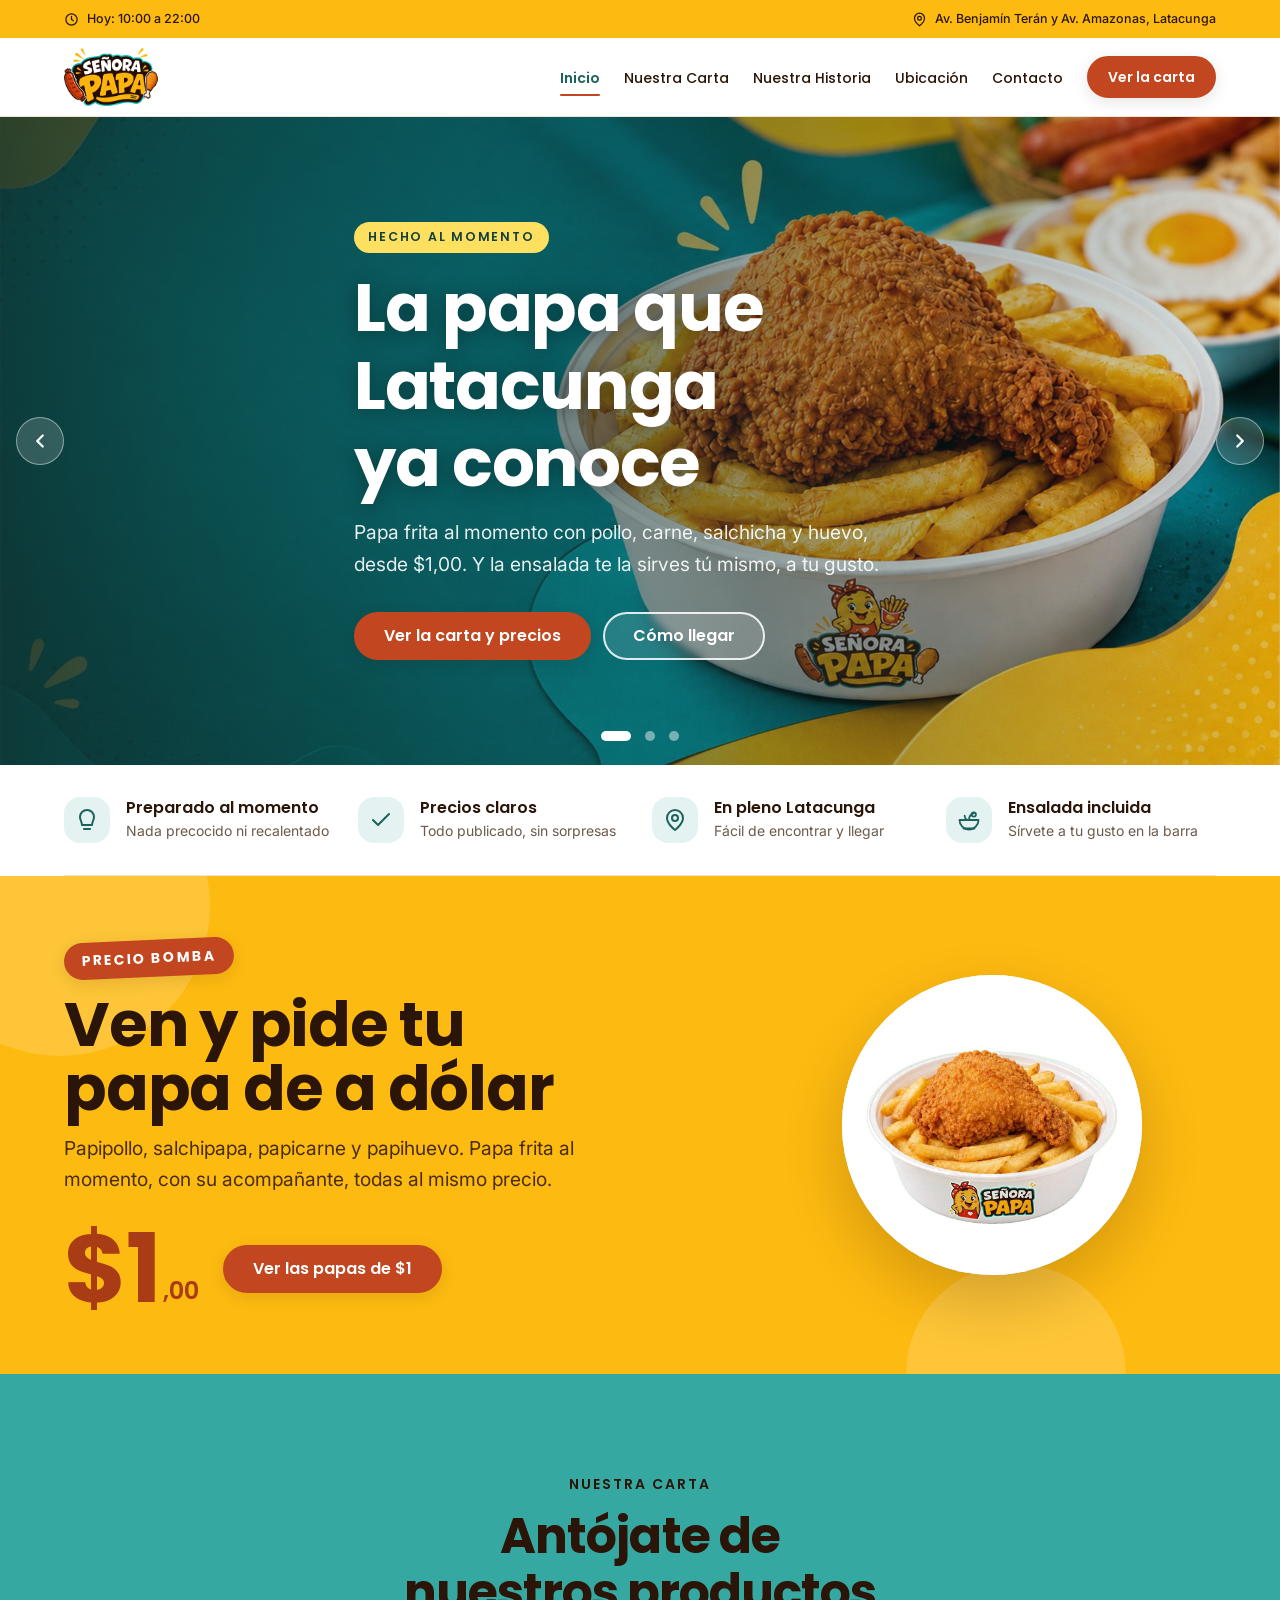
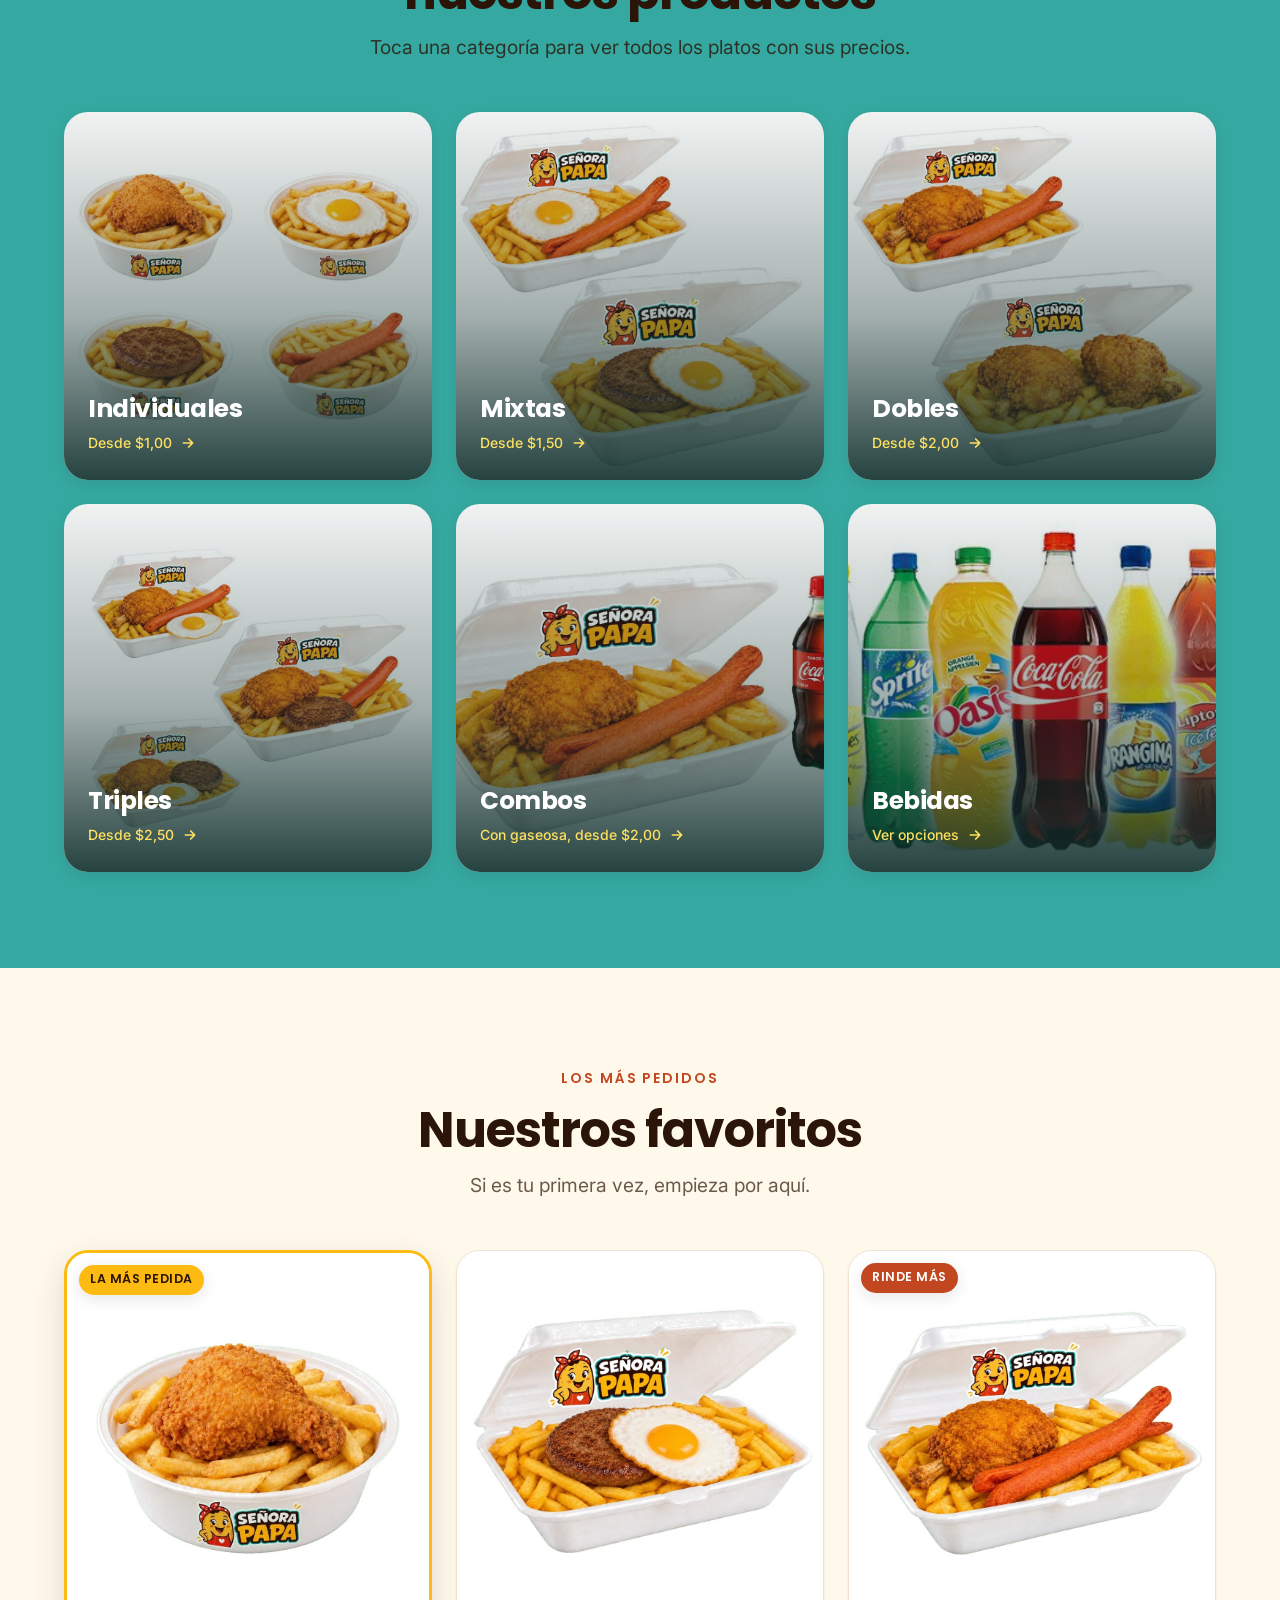
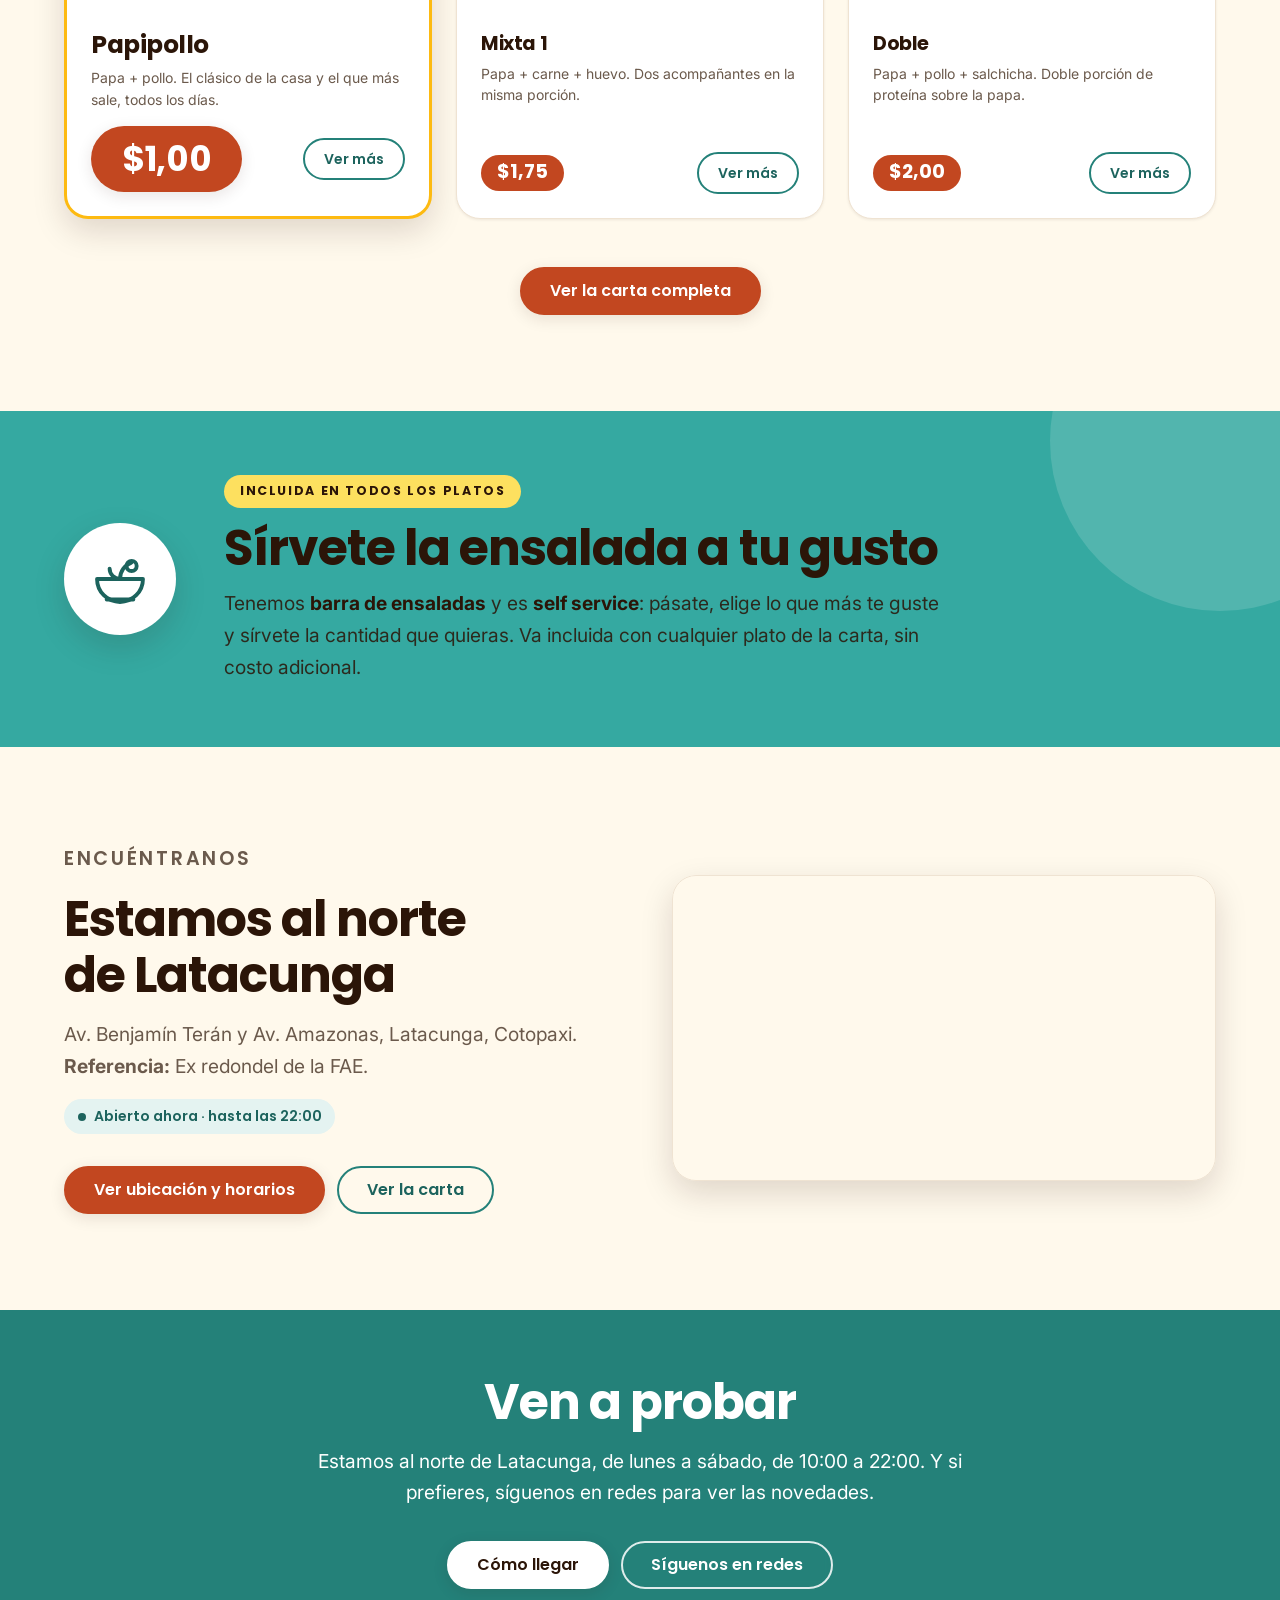
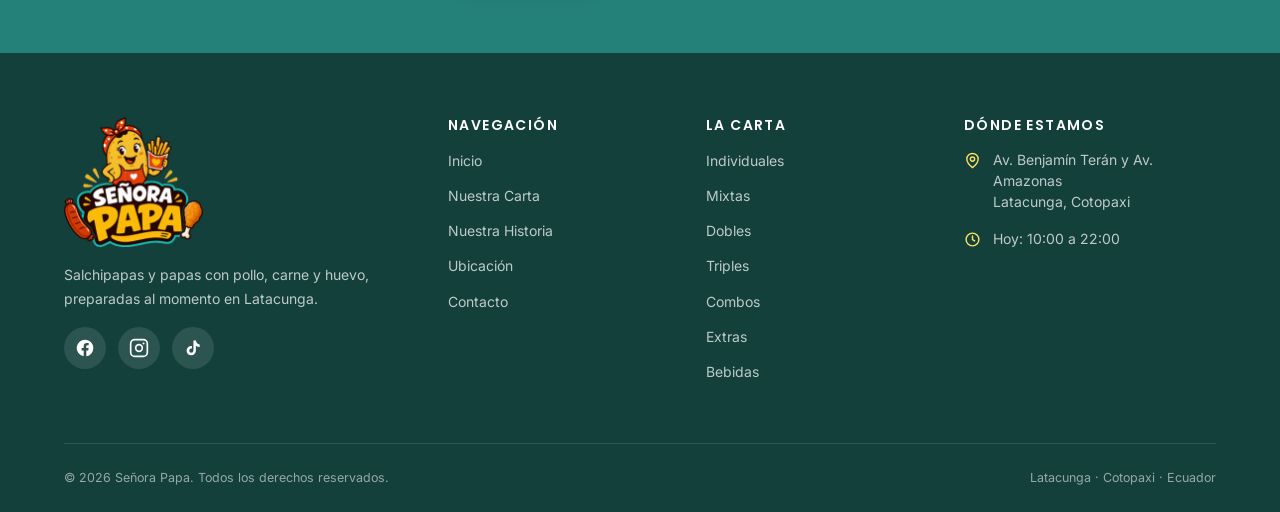
<file: sitio/index.html>
<!DOCTYPE html>
<html lang="es-EC">
<head>
<meta charset="UTF-8">
<meta name="viewport" content="width=device-width, initial-scale=1.0">

<!--
  ============================================================================
  PÁGINA DE INICIO
  ----------------------------------------------------------------------------
  Facebook, Instagram y TikTok ya están puestos, en el pie de página.

  El sitio NO publica teléfono, correo ni WhatsApp: el contacto es por redes
  sociales y visitando el local.

  Los horarios NO se cambian aquí: se cambian una sola vez en
  js/principal.js (arriba del todo).

  Guía completa de edición:  COMO-EDITAR.md
  ============================================================================
-->

<title>Señora Papa | Comida rápida en Latacunga</title>
<meta name="description" content="Salchipapas y papas con pollo, carne, salchicha y huevo desde $1,00 en Latacunga. Todos los platos con ensalada incluida: barra self service, sírvete a tu gusto.">

<link rel="canonical" href="https://senorapapa.com/">

<!-- Vista previa al compartir el enlace por WhatsApp o Facebook -->
<meta property="og:type" content="website">
<meta property="og:locale" content="es_EC">
<meta property="og:site_name" content="Señora Papa">
<meta property="og:title" content="Señora Papa | Comida rápida en Latacunga">
<meta property="og:description" content="Papas desde $1,00 con ensalada incluida. Barra de ensaladas self service en Latacunga.">
<meta property="og:image" content="https://senorapapa.com/assets/imagenes/compartir.jpg">
<meta property="og:url" content="https://senorapapa.com/">
<meta name="twitter:card" content="summary_large_image">

<meta name="theme-color" content="#35A9A1">

<link rel="icon" href="assets/iconos/favicon-32.png" sizes="32x32" type="image/png">
<link rel="icon" href="assets/iconos/favicon-192.png" sizes="192x192" type="image/png">
<link rel="apple-touch-icon" href="assets/iconos/apple-touch-icon.png">
<link rel="manifest" href="site.webmanifest">

<link rel="preconnect" href="https://fonts.googleapis.com">
<link rel="preconnect" href="https://fonts.gstatic.com" crossorigin>
<link rel="stylesheet" href="https://fonts.googleapis.com/css2?family=Inter:wght@400;500&family=Poppins:wght@600;700&display=swap">
<link rel="stylesheet" href="css/estilos.css">
</head>

<body>

<a class="saltar-al-contenido" href="#contenido">Saltar al contenido</a>

<!-- ===================== INICIO BARRA SUPERIOR ===================== -->
<div class="barra-superior">
  <div class="contenedor barra-superior__interior">
    <span class="barra-superior__item">
      <svg viewBox="0 0 24 24" fill="none" stroke="currentColor" stroke-width="2" stroke-linecap="round" aria-hidden="true"><circle cx="12" cy="12" r="9"/><path d="M12 7v5l3 2"/></svg>
      <span data-horario-hoy>Lunes a sábado de 10:00 a 22:00</span>
    </span>
    <span class="barra-superior__item barra-superior__item--secundario">
      <svg viewBox="0 0 24 24" fill="none" stroke="currentColor" stroke-width="2" stroke-linecap="round" stroke-linejoin="round" aria-hidden="true"><path d="M20 10c0 6-8 12-8 12s-8-6-8-12a8 8 0 0 1 16 0z"/><circle cx="12" cy="10" r="3"/></svg>
      Av. Benjamín Terán y Av. Amazonas, Latacunga
    </span>
  </div>
</div>
<!-- ====================== FIN BARRA SUPERIOR ======================= -->

<!-- ======================= INICIO ENCABEZADO ======================= -->
<header class="encabezado">
  <div class="contenedor encabezado__interior">

    <a class="logo" href="index.html">
      <img src="assets/imagenes/logo/logo-nombre.png" alt="Señora Papa" width="259" height="160">
      <span class="logo__texto" hidden>Señora<span> Papa</span></span>
    </a>

    <button class="menu-boton" type="button" aria-expanded="false" aria-controls="nav-principal" aria-label="Abrir menú de navegación">
      <span class="menu-boton__barras"></span>
    </button>

    <nav class="nav" id="nav-principal" aria-label="Navegación principal">
      <ul class="nav__lista">
        <li><a class="nav__enlace" href="index.html" aria-current="page">Inicio</a></li>
        <li><a class="nav__enlace" href="menu.html">Nuestra Carta</a></li>
        <li><a class="nav__enlace" href="historia.html">Nuestra Historia</a></li>
        <li><a class="nav__enlace" href="ubicacion.html">Ubicación</a></li>
        <li><a class="nav__enlace" href="contacto.html">Contacto</a></li>
      </ul>
      <a class="boton boton--principal boton--sm" href="menu.html">Ver la carta</a>
    </nav>

  </div>
</header>
<!-- ======================== FIN ENCABEZADO ========================= -->

<main id="contenido">

  <!-- ===================== PORTADA ROTATIVA ====================== -->
  <section class="hero" aria-roledescription="carrusel" aria-label="Novedades del restaurante">
    <div class="hero__pista">

      <article class="hero__slide" aria-roledescription="diapositiva" aria-label="1 de 3">
        <div class="marco-img" data-etiqueta="hero-1.jpg">
          <img src="assets/imagenes/hero/hero-1.jpg" srcset="assets/imagenes/hero/hero-1-960.jpg 960w, assets/imagenes/hero/hero-1.jpg 1920w" sizes="100vw" alt="" width="1920" height="1080" fetchpriority="high">
        </div>
        <div class="hero__velo"></div>
        <div class="contenedor hero__contenido">
          <p class="hero__eyebrow">Hecho al momento</p>
          <h1 class="hero__titulo">La papa que Latacunga ya conoce</h1>
          <p class="hero__texto">Papa frita al momento con pollo, carne, salchicha y huevo, desde $1,00. Y la ensalada te la sirves tú mismo, a tu gusto.</p>
          <div class="acciones">
            <a class="boton boton--principal" href="menu.html">Ver la carta y precios</a>
            <a class="boton boton--fantasma" href="ubicacion.html">Cómo llegar</a>
          </div>
        </div>
      </article>

      <article class="hero__slide" aria-roledescription="diapositiva" aria-label="2 de 3">
        <div class="marco-img" data-etiqueta="hero-2.jpg">
          <img src="assets/imagenes/hero/hero-2.jpg" srcset="assets/imagenes/hero/hero-2-960.jpg 960w, assets/imagenes/hero/hero-2.jpg 1920w" sizes="100vw" alt="" width="1920" height="1080" loading="lazy">
        </div>
        <div class="hero__velo"></div>
        <div class="contenedor hero__contenido">
          <p class="hero__eyebrow">Con bebida incluida</p>
          <h2 class="hero__titulo">Combos desde $2,00</h2>
          <p class="hero__texto">Papa, proteína y gaseosa en un solo pedido. La forma más fácil de resolver el antojo.</p>
          <div class="acciones">
            <a class="boton boton--principal" href="menu.html#combos">Ver los combos</a>
          </div>
        </div>
      </article>

      <article class="hero__slide" aria-roledescription="diapositiva" aria-label="3 de 3">
        <div class="marco-img" data-etiqueta="hero-3.jpg">
          <img src="assets/imagenes/hero/hero-3.jpg" srcset="assets/imagenes/hero/hero-3-960.jpg 960w, assets/imagenes/hero/hero-3.jpg 1920w" sizes="100vw" alt="" width="1920" height="1080" loading="lazy">
        </div>
        <div class="hero__velo"></div>
        <div class="contenedor hero__contenido">
          <p class="hero__eyebrow">Desde hace años</p>
          <h2 class="hero__titulo">Una receta de familia</h2>
          <p class="hero__texto">Empezamos con un local pequeño y una receta que no hemos cambiado. Conoce de dónde venimos.</p>
          <div class="acciones">
            <a class="boton boton--principal" href="historia.html">Nuestra historia</a>
          </div>
        </div>
      </article>

    </div>

    <button class="hero__flecha hero__flecha--prev" type="button" aria-label="Imagen anterior">
      <svg viewBox="0 0 24 24" fill="none" stroke="currentColor" stroke-width="2.5" stroke-linecap="round" stroke-linejoin="round" aria-hidden="true"><path d="m15 18-6-6 6-6"/></svg>
    </button>
    <button class="hero__flecha hero__flecha--next" type="button" aria-label="Imagen siguiente">
      <svg viewBox="0 0 24 24" fill="none" stroke="currentColor" stroke-width="2.5" stroke-linecap="round" stroke-linejoin="round" aria-hidden="true"><path d="m9 18 6-6-6-6"/></svg>
    </button>

    <div class="hero__puntos" role="tablist" aria-label="Elegir imagen">
      <button class="hero__punto" type="button" role="tab" aria-selected="true"  aria-label="Imagen 1"></button>
      <button class="hero__punto" type="button" role="tab" aria-selected="false" aria-label="Imagen 2"></button>
      <button class="hero__punto" type="button" role="tab" aria-selected="false" aria-label="Imagen 3"></button>
    </div>
  </section>

  <!-- ======================= VENTAJAS ============================ -->
  <div class="contenedor">
    <div class="ventajas">

      <div class="ventaja">
        <span class="ventaja__icono">
          <svg viewBox="0 0 24 24" fill="none" stroke="currentColor" stroke-width="2" stroke-linecap="round" stroke-linejoin="round" aria-hidden="true"><path d="M12 2a7 7 0 0 1 7 7c0 3-2 5-2 8H7c0-3-2-5-2-8a7 7 0 0 1 7-7z"/><path d="M9 21h6"/></svg>
        </span>
        <div>
          <p class="ventaja__titulo">Preparado al momento</p>
          <p class="ventaja__texto">Nada precocido ni recalentado</p>
        </div>
      </div>

      <div class="ventaja">
        <span class="ventaja__icono">
          <svg viewBox="0 0 24 24" fill="none" stroke="currentColor" stroke-width="2" stroke-linecap="round" stroke-linejoin="round" aria-hidden="true"><path d="M20 6 9 17l-5-5"/></svg>
        </span>
        <div>
          <p class="ventaja__titulo">Precios claros</p>
          <p class="ventaja__texto">Todo publicado, sin sorpresas</p>
        </div>
      </div>

      <div class="ventaja">
        <span class="ventaja__icono">
          <svg viewBox="0 0 24 24" fill="none" stroke="currentColor" stroke-width="2" stroke-linecap="round" stroke-linejoin="round" aria-hidden="true"><path d="M20 10c0 6-8 12-8 12s-8-6-8-12a8 8 0 0 1 16 0z"/><circle cx="12" cy="10" r="3"/></svg>
        </span>
        <div>
          <p class="ventaja__titulo">En pleno Latacunga</p>
          <p class="ventaja__texto">Fácil de encontrar y llegar</p>
        </div>
      </div>

      <div class="ventaja">
        <span class="ventaja__icono">
          <svg viewBox="0 0 24 24" fill="none" stroke="currentColor" stroke-width="1.8" stroke-linecap="round" stroke-linejoin="round" aria-hidden="true"><path d="M2.5 12h19a9.5 9.5 0 0 1-19 0z"/><path d="M6.5 20.5h11"/><path d="M12 12c0-3.2 1.9-5.8 4.7-6.8"/><path d="M12 12c-2.4 0-4.3-1.9-4.3-4.3"/><circle cx="16.8" cy="6.6" r="2.1"/></svg>
        </span>
        <div>
          <p class="ventaja__titulo">Ensalada incluida</p>
          <p class="ventaja__texto">Sírvete a tu gusto en la barra</p>
        </div>
      </div>

    </div>
  </div>

  <!-- ===================================================================
       LA PAPA DE A DÓLAR
       -------------------------------------------------------------------
       Es el plato que más se vende, así que va aquí arriba, con el precio
       bien grande. Esta misma franja está también en menu.html.
       =================================================================== -->
  <section class="promo-dolar" aria-labelledby="titulo-promo-dolar">
    <div class="contenedor promo-dolar__interior">

      <div>
        <p class="promo-dolar__etiqueta">Precio bomba</p>
        <h2 class="promo-dolar__titulo" id="titulo-promo-dolar">Ven y pide tu papa de a dólar</h2>
        <p class="promo-dolar__texto">
          Papipollo, salchipapa, papicarne y papihuevo. Papa frita al momento,
          con su acompañante, todas al mismo precio.
        </p>
        <div class="promo-dolar__acciones">
          <p class="promo-dolar__precio"><span>$1</span><small>,00</small></p>
          <a class="boton boton--principal" href="menu.html#individuales">Ver las papas de $1</a>
        </div>
      </div>

      <div class="promo-dolar__media">
        <div class="marco-img" data-etiqueta="papipollo.jpg" style="aspect-ratio: 1/1;">
          <img src="assets/imagenes/productos/papipollo.jpg" alt="Papipollo, la papa de a dólar" width="1000" height="1000" loading="lazy">
        </div>
      </div>

    </div>
  </section>

  <!-- ======================= CATEGORÍAS =========================== -->
  <section class="seccion seccion--marca">
    <div class="contenedor">

      <div class="seccion__encabezado">
        <p class="eyebrow">Nuestra carta</p>
        <h2>Antójate de nuestros productos</h2>
        <p class="subtitulo">Toca una categoría para ver todos los platos con sus precios.</p>
      </div>

      <div class="rejilla rejilla--3">

        <a class="tarjeta-categoria" href="menu.html#individuales">
          <div class="marco-img" data-etiqueta="individuales.jpg">
            <img src="assets/imagenes/productos/individuales.jpg" alt="" width="600" height="600" loading="lazy">
          </div>
          <span class="tarjeta-categoria__velo"></span>
          <div class="tarjeta-categoria__contenido">
            <h3 class="tarjeta-categoria__nombre">Individuales</h3>
            <span class="tarjeta-categoria__flecha">Desde $1,00
              <svg viewBox="0 0 24 24" width="16" height="16" fill="none" stroke="currentColor" stroke-width="2.5" stroke-linecap="round" stroke-linejoin="round" aria-hidden="true"><path d="M5 12h14M13 6l6 6-6 6"/></svg>
            </span>
          </div>
        </a>
        <a class="tarjeta-categoria" href="menu.html#mixtas">
          <div class="marco-img" data-etiqueta="mixtas.jpg">
            <img src="assets/imagenes/productos/mixtas.jpg" alt="" width="600" height="600" loading="lazy">
          </div>
          <span class="tarjeta-categoria__velo"></span>
          <div class="tarjeta-categoria__contenido">
            <h3 class="tarjeta-categoria__nombre">Mixtas</h3>
            <span class="tarjeta-categoria__flecha">Desde $1,50
              <svg viewBox="0 0 24 24" width="16" height="16" fill="none" stroke="currentColor" stroke-width="2.5" stroke-linecap="round" stroke-linejoin="round" aria-hidden="true"><path d="M5 12h14M13 6l6 6-6 6"/></svg>
            </span>
          </div>
        </a>
        <a class="tarjeta-categoria" href="menu.html#dobles">
          <div class="marco-img" data-etiqueta="dobles.jpg">
            <img src="assets/imagenes/productos/dobles.jpg" alt="" width="600" height="600" loading="lazy">
          </div>
          <span class="tarjeta-categoria__velo"></span>
          <div class="tarjeta-categoria__contenido">
            <h3 class="tarjeta-categoria__nombre">Dobles</h3>
            <span class="tarjeta-categoria__flecha">Desde $2,00
              <svg viewBox="0 0 24 24" width="16" height="16" fill="none" stroke="currentColor" stroke-width="2.5" stroke-linecap="round" stroke-linejoin="round" aria-hidden="true"><path d="M5 12h14M13 6l6 6-6 6"/></svg>
            </span>
          </div>
        </a>
        <a class="tarjeta-categoria" href="menu.html#triples">
          <div class="marco-img" data-etiqueta="triples.jpg">
            <img src="assets/imagenes/productos/triples.jpg" alt="" width="600" height="600" loading="lazy">
          </div>
          <span class="tarjeta-categoria__velo"></span>
          <div class="tarjeta-categoria__contenido">
            <h3 class="tarjeta-categoria__nombre">Triples</h3>
            <span class="tarjeta-categoria__flecha">Desde $2,50
              <svg viewBox="0 0 24 24" width="16" height="16" fill="none" stroke="currentColor" stroke-width="2.5" stroke-linecap="round" stroke-linejoin="round" aria-hidden="true"><path d="M5 12h14M13 6l6 6-6 6"/></svg>
            </span>
          </div>
        </a>
        <a class="tarjeta-categoria" href="menu.html#combos">
          <div class="marco-img" data-etiqueta="combos.jpg">
            <img src="assets/imagenes/productos/combos.jpg" alt="" width="600" height="600" loading="lazy">
          </div>
          <span class="tarjeta-categoria__velo"></span>
          <div class="tarjeta-categoria__contenido">
            <h3 class="tarjeta-categoria__nombre">Combos</h3>
            <span class="tarjeta-categoria__flecha">Con gaseosa, desde $2,00
              <svg viewBox="0 0 24 24" width="16" height="16" fill="none" stroke="currentColor" stroke-width="2.5" stroke-linecap="round" stroke-linejoin="round" aria-hidden="true"><path d="M5 12h14M13 6l6 6-6 6"/></svg>
            </span>
          </div>
        </a>
        <a class="tarjeta-categoria" href="menu.html#bebidas">
          <div class="marco-img" data-etiqueta="bebidas.jpg">
            <img src="assets/imagenes/productos/bebidas.jpg" alt="" width="600" height="600" loading="lazy">
          </div>
          <span class="tarjeta-categoria__velo"></span>
          <div class="tarjeta-categoria__contenido">
            <h3 class="tarjeta-categoria__nombre">Bebidas</h3>
            <span class="tarjeta-categoria__flecha">Ver opciones
              <svg viewBox="0 0 24 24" width="16" height="16" fill="none" stroke="currentColor" stroke-width="2.5" stroke-linecap="round" stroke-linejoin="round" aria-hidden="true"><path d="M5 12h14M13 6l6 6-6 6"/></svg>
            </span>
          </div>
        </a>

      </div>
    </div>
  </section>

  <!-- ======================== FAVORITOS =========================== -->
  <section class="seccion seccion--crema">
    <div class="contenedor">

      <div class="seccion__encabezado">
        <p class="eyebrow">Los más pedidos</p>
        <h2>Nuestros favoritos</h2>
        <p class="subtitulo">Si es tu primera vez, empieza por aquí.</p>
      </div>

      <div class="rejilla rejilla--3">

        <article class="tarjeta-producto tarjeta-producto--destacada">
          <div class="marco-img" data-etiqueta="papipollo.jpg">
            <span class="etiqueta etiqueta--flotante">La más pedida</span>
            <img src="assets/imagenes/productos/papipollo.jpg" alt="Papipollo" width="1000" height="1000" loading="lazy">
          </div>
          <div class="tarjeta-producto__cuerpo">
            <h3 class="tarjeta-producto__nombre">Papipollo</h3>
            <p class="tarjeta-producto__descripcion">Papa + pollo. El clásico de la casa y el que más sale, todos los días.</p>
            <div class="tarjeta-producto__pie">
              <span class="precio">$1,00</span>
              <a class="boton boton--secundario boton--sm" href="menu.html#individuales">Ver más</a>
            </div>
          </div>
        </article>

        <article class="tarjeta-producto">
          <div class="marco-img" data-etiqueta="mixta-1.jpg">
            <img src="assets/imagenes/productos/mixta-1.jpg" alt="Mixta 1" width="1000" height="816" loading="lazy">
          </div>
          <div class="tarjeta-producto__cuerpo">
            <h3 class="tarjeta-producto__nombre">Mixta 1</h3>
            <p class="tarjeta-producto__descripcion">Papa + carne + huevo. Dos acompañantes en la misma porción.</p>
            <div class="tarjeta-producto__pie">
              <span class="precio">$1,75</span>
              <a class="boton boton--secundario boton--sm" href="menu.html#mixtas">Ver más</a>
            </div>
          </div>
        </article>

        <article class="tarjeta-producto">
          <div class="marco-img" data-etiqueta="doble.jpg">
            <span class="etiqueta etiqueta--flotante">Rinde más</span>
            <img src="assets/imagenes/productos/doble.jpg" alt="Doble" width="1000" height="802" loading="lazy">
          </div>
          <div class="tarjeta-producto__cuerpo">
            <h3 class="tarjeta-producto__nombre">Doble</h3>
            <p class="tarjeta-producto__descripcion">Papa + pollo + salchicha. Doble porción de proteína sobre la papa.</p>
            <div class="tarjeta-producto__pie">
              <span class="precio">$2,00</span>
              <a class="boton boton--secundario boton--sm" href="menu.html#dobles">Ver más</a>
            </div>
          </div>
        </article>

      </div>

      <div class="acciones acciones--centrado" style="margin-top: var(--espacio-7);">
        <a class="boton boton--principal" href="menu.html">Ver la carta completa</a>
      </div>

    </div>
  </section>

  <!-- ===================================================================
       BARRA DE ENSALADAS
       -------------------------------------------------------------------
       La ensalada va incluida en TODOS los platos y el cliente se sirve
       solo, las veces que quiera. Esta franja también está en menu.html
       (allá en versión de una sola línea).
       =================================================================== -->
  <section class="franja-ensalada" aria-labelledby="titulo-ensalada">
    <div class="contenedor franja-ensalada__interior">

      <span class="franja-ensalada__icono">
        <svg viewBox="0 0 24 24" fill="none" stroke="currentColor" stroke-width="1.6" stroke-linecap="round" stroke-linejoin="round" aria-hidden="true">
          <path d="M2.5 12h19a9.5 9.5 0 0 1-19 0z"/>
          <path d="M6.5 20.5h11"/>
          <path d="M12 12c0-3.2 1.9-5.8 4.7-6.8"/>
          <path d="M12 12c-2.4 0-4.3-1.9-4.3-4.3"/>
          <circle cx="16.8" cy="6.6" r="2.1"/>
        </svg>
      </span>

      <div>
        <p class="franja-ensalada__etiqueta">Incluida en todos los platos</p>
        <h2 class="franja-ensalada__titulo" id="titulo-ensalada">Sírvete la ensalada a tu gusto</h2>
        <p class="franja-ensalada__texto">
          Tenemos <strong>barra de ensaladas</strong> y es <strong>self service</strong>:
          pásate, elige lo que más te guste y sírvete la cantidad que quieras.
          Va incluida con cualquier plato de la carta, sin costo adicional.
        </p>
      </div>

    </div>
  </section>

  <!-- ======================= ENCUÉNTRANOS ========================= -->
  <section class="seccion seccion--crema">
    <div class="contenedor">
      <div class="partido partido--invertido">

        <div class="partido__media">
          <!-- MAPA: para cambiar la ubicación, mira COMO-EDITAR.md -->
          <div class="mapa">
            <iframe
              src="https://www.google.com/maps?q=-0.925556,-78.620611&z=17&hl=es&output=embed"
              title="Mapa con la ubicación de Señora Papa en Latacunga"
              loading="lazy"
              referrerpolicy="no-referrer-when-downgrade"
              allowfullscreen></iframe>
          </div>
        </div>

        <div class="partido__texto">
          <p class="eyebrow">Encuéntranos</p>
          <h2>Estamos al norte de Latacunga</h2>
          <p>Av. Benjamín Terán y Av. Amazonas, Latacunga, Cotopaxi.<br>
             <strong>Referencia:</strong> Ex redondel de la FAE.</p>
          <p><span data-estado>Consultando horario…</span></p>
          <div class="acciones">
            <a class="boton boton--principal" href="ubicacion.html">Ver ubicación y horarios</a>
            <a class="boton boton--secundario" href="menu.html">Ver la carta</a>
          </div>
        </div>

      </div>
    </div>
  </section>

  <!-- ====================== LLAMADA FINAL ========================= -->
  <section class="franja-cta">
    <div class="contenedor">
      <h2>Ven a probar</h2>
      <p>Estamos al norte de Latacunga, de lunes a sábado, de 10:00 a 22:00. Y si prefieres, síguenos en redes para ver las novedades.</p>
      <div class="acciones acciones--centrado">
        <a class="boton boton--claro" href="ubicacion.html">Cómo llegar</a>
        <a class="boton boton--fantasma" href="contacto.html">Síguenos en redes</a>
      </div>
    </div>
  </section>

</main>

<!-- ========================= INICIO PIE =========================== -->
<footer class="pie">
  <div class="contenedor">
    <div class="pie__rejilla">

      <div class="pie__logo">
        <img src="assets/imagenes/logo/logo-completo.png" alt="Señora Papa" width="280" height="262" loading="lazy">
        <p class="pie__descripcion">Salchipapas y papas con pollo, carne y huevo, preparadas al momento en Latacunga.</p>
        <div class="redes">
          <a href="https://www.facebook.com/people/Se%C3%B1ora-Papa/61593310995960/" aria-label="Facebook" target="_blank" rel="noopener">
            <svg viewBox="0 0 24 24" fill="currentColor" aria-hidden="true"><path d="M22 12a10 10 0 1 0-11.6 9.9v-7H7.9V12h2.5V9.8c0-2.5 1.5-3.9 3.8-3.9 1.1 0 2.2.2 2.2.2v2.5h-1.3c-1.2 0-1.6.8-1.6 1.6V12h2.8l-.4 2.9h-2.3v7A10 10 0 0 0 22 12z"/></svg>
          </a>
          <a href="https://www.instagram.com/senora.papa.latacunga" aria-label="Instagram" target="_blank" rel="noopener">
            <svg viewBox="0 0 24 24" fill="none" stroke="currentColor" stroke-width="2" aria-hidden="true"><rect x="2" y="2" width="20" height="20" rx="5"/><circle cx="12" cy="12" r="4"/><circle cx="17.5" cy="6.5" r="1.2" fill="currentColor" stroke="none"/></svg>
          </a>
          <a href="https://tiktok.com/@senora.papa" aria-label="TikTok" target="_blank" rel="noopener">
            <svg viewBox="0 0 24 24" fill="currentColor" aria-hidden="true"><path d="M16.6 5.8a4.9 4.9 0 0 1-1.1-2.8h-3v12.1a2.5 2.5 0 1 1-1.8-2.4V9.6a5.6 5.6 0 1 0 4.8 5.5V9.4a7.9 7.9 0 0 0 4.5 1.4V7.8a4.8 4.8 0 0 1-3.4-2z"/></svg>
          </a>
        </div>
      </div>

      <div>
        <h3 class="pie__titulo">Navegación</h3>
        <ul class="pie__lista">
          <li><a href="index.html">Inicio</a></li>
          <li><a href="menu.html">Nuestra Carta</a></li>
          <li><a href="historia.html">Nuestra Historia</a></li>
          <li><a href="ubicacion.html">Ubicación</a></li>
          <li><a href="contacto.html">Contacto</a></li>
        </ul>
      </div>

      <div>
        <h3 class="pie__titulo">La Carta</h3>
        <ul class="pie__lista">
          <li><a href="menu.html#individuales">Individuales</a></li>
          <li><a href="menu.html#mixtas">Mixtas</a></li>
          <li><a href="menu.html#dobles">Dobles</a></li>
          <li><a href="menu.html#triples">Triples</a></li>
          <li><a href="menu.html#combos">Combos</a></li>
          <li><a href="menu.html#extras">Extras</a></li>
          <li><a href="menu.html#bebidas">Bebidas</a></li>
        </ul>
      </div>

      <div>
        <h3 class="pie__titulo">Dónde estamos</h3>
        <ul class="pie__lista pie__contacto">
          <li>
            <svg viewBox="0 0 24 24" fill="none" stroke="currentColor" stroke-width="2" stroke-linecap="round" stroke-linejoin="round" aria-hidden="true"><path d="M20 10c0 6-8 12-8 12s-8-6-8-12a8 8 0 0 1 16 0z"/><circle cx="12" cy="10" r="3"/></svg>
            <span>Av. Benjamín Terán y Av. Amazonas<br>Latacunga, Cotopaxi</span>
          </li>
          <li>
            <svg viewBox="0 0 24 24" fill="none" stroke="currentColor" stroke-width="2" stroke-linecap="round" aria-hidden="true"><circle cx="12" cy="12" r="9"/><path d="M12 7v5l3 2"/></svg>
            <span data-horario-hoy>Lunes a sábado de 10:00 a 22:00</span>
          </li>
        </ul>
      </div>

    </div>

    <div class="pie__final">
      <p>&copy; <span data-anio>2026</span> Señora Papa. Todos los derechos reservados.</p>
      <p>Latacunga · Cotopaxi · Ecuador</p>
    </div>
  </div>
</footer>
<!-- ========================== FIN PIE ============================= -->

<script src="js/principal.js" defer></script>
</body>
</html>
</file>
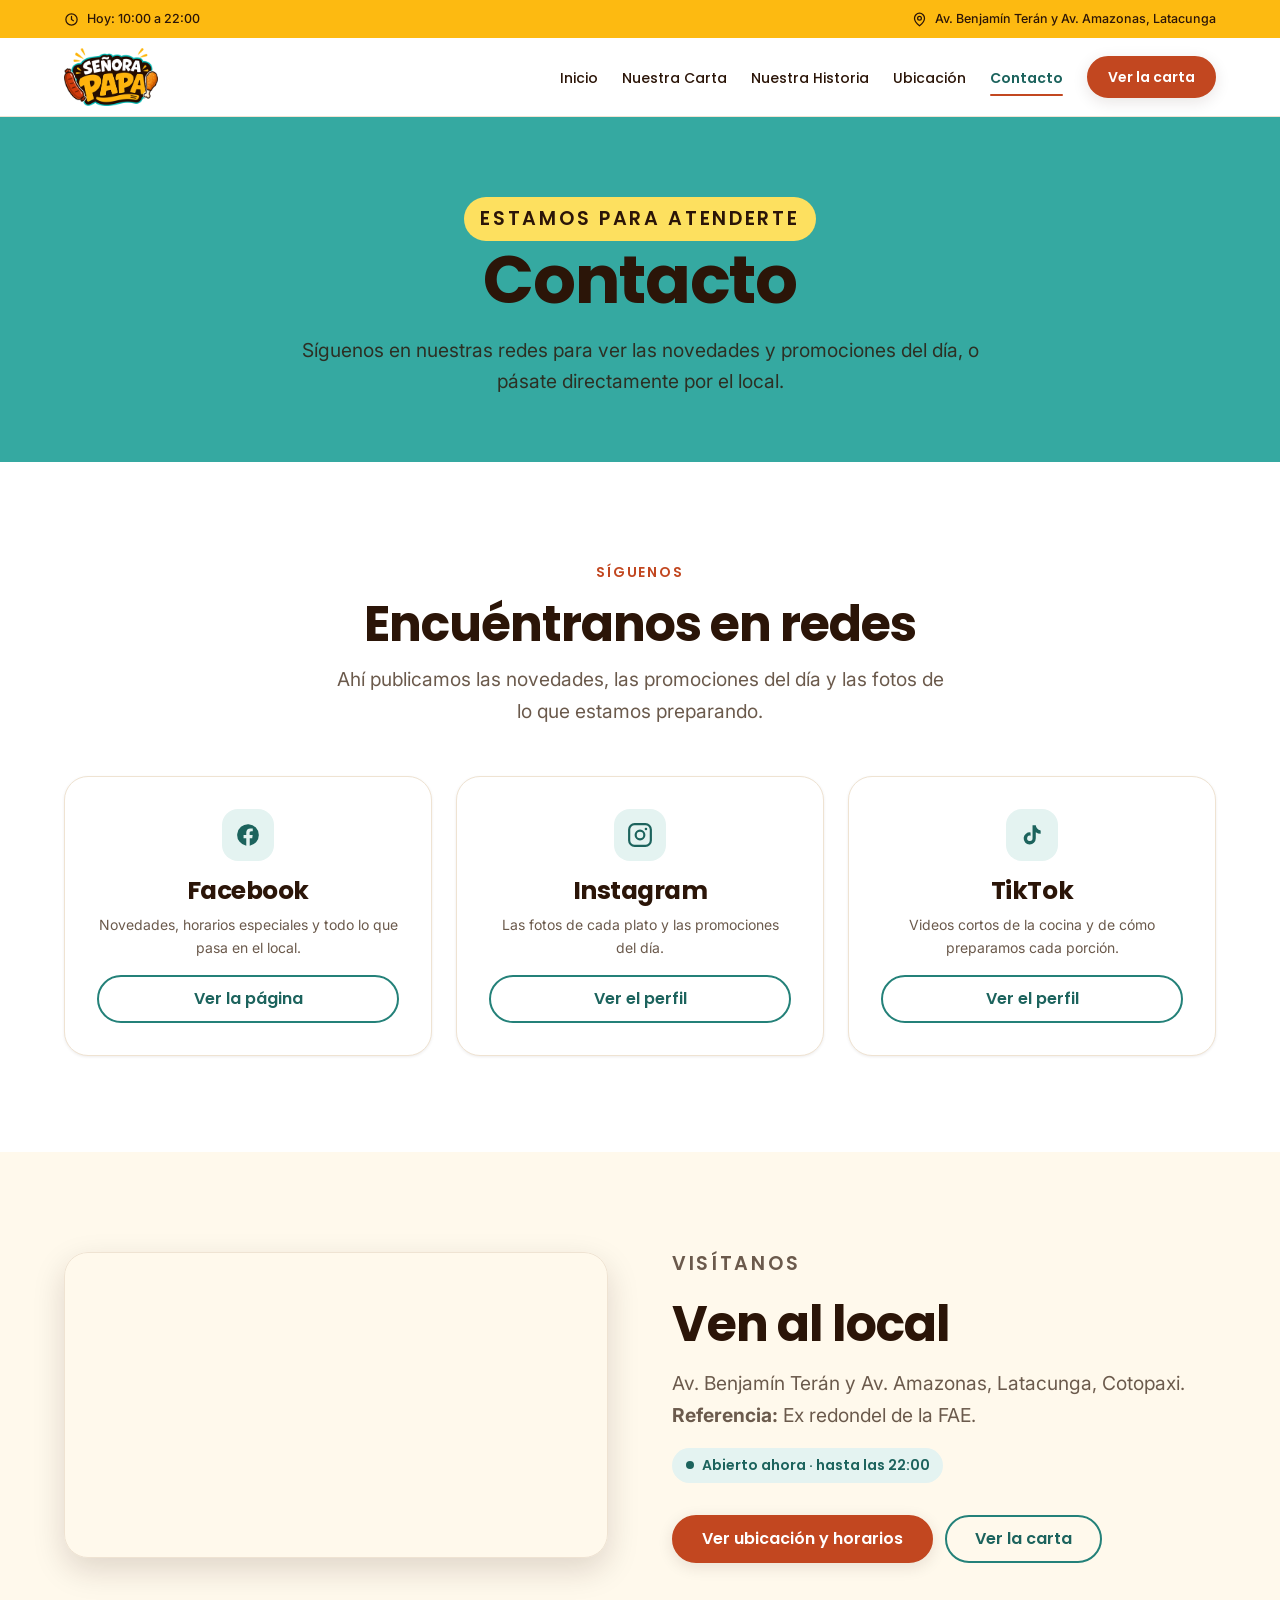
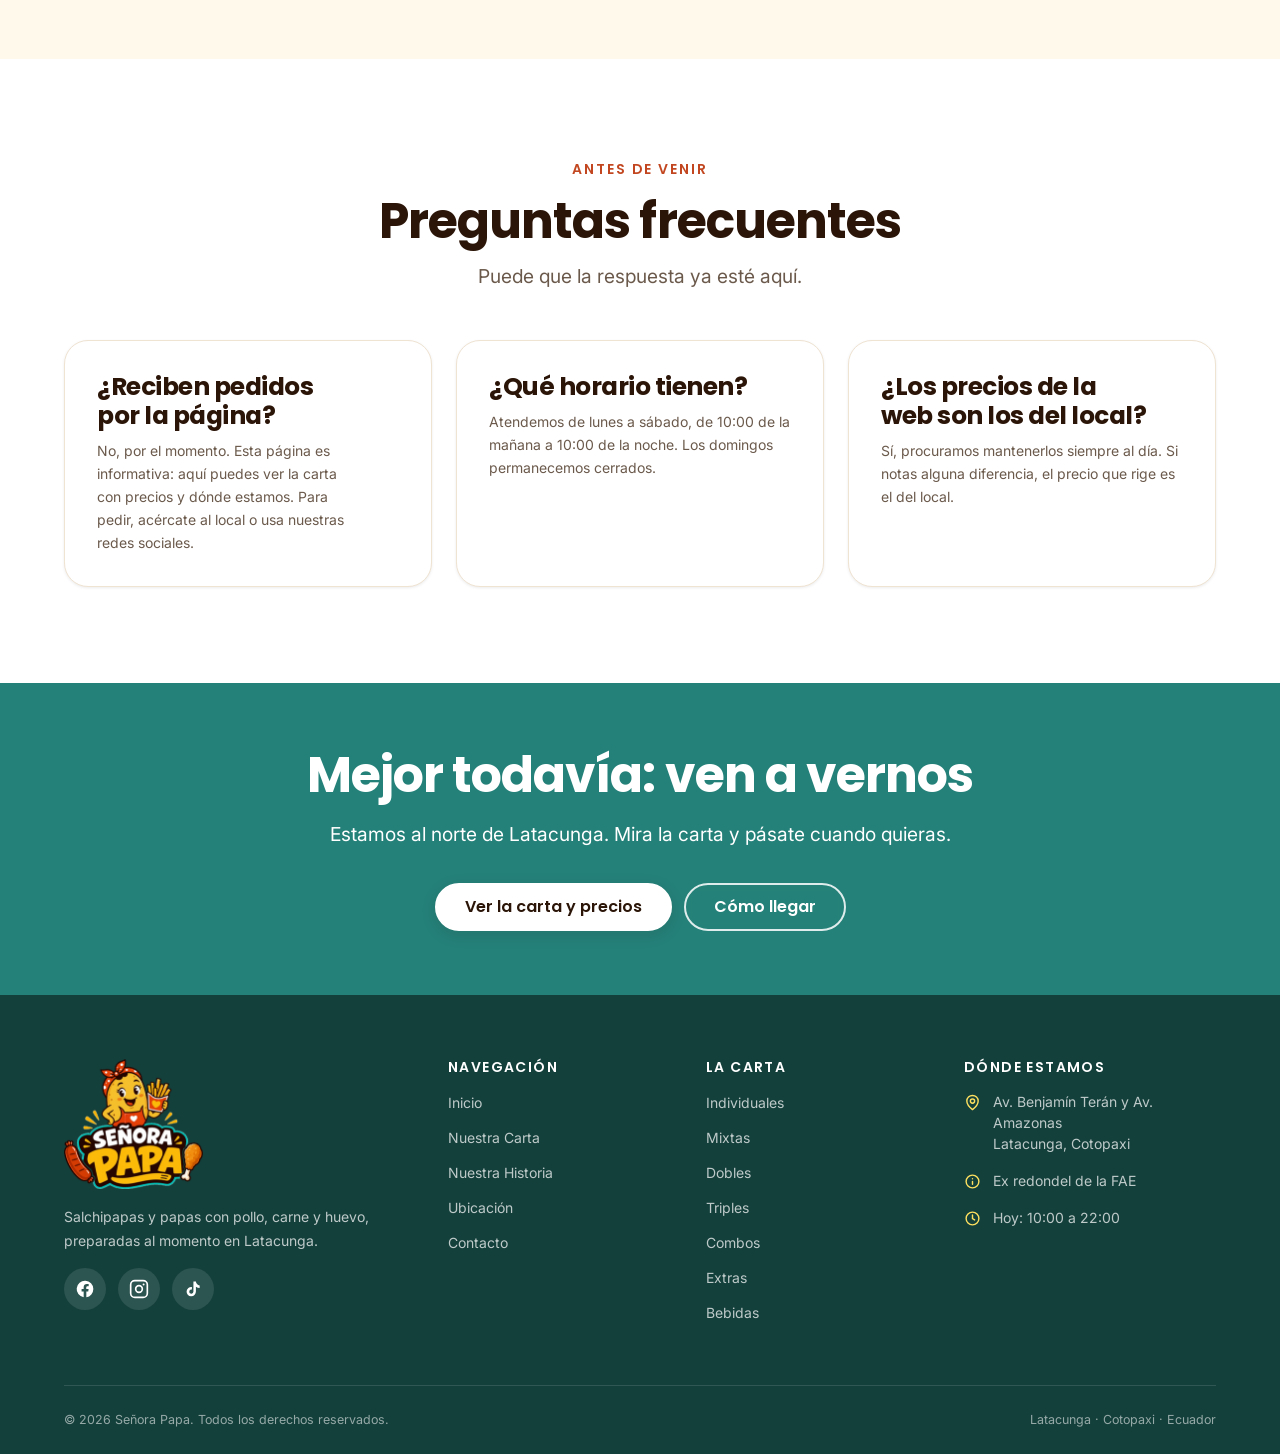
<file: sitio/contacto.html>
<!DOCTYPE html>
<html lang="es-EC">

<head>
  <meta charset="UTF-8">
  <meta name="viewport" content="width=device-width, initial-scale=1.0">

  <!--
  ============================================================================
  CONTACTO
  ----------------------------------------------------------------------------
  Esta página tiene solo dos cosas, a propósito:

    1. Las redes sociales (Facebook, Instagram y TikTok)
    2. El enlace a la página de Ubicación

  NO lleva formulario, ni teléfono, ni correo, ni WhatsApp.

  Las tres redes ya están puestas:
      https://www.facebook.com/people/Se%C3%B1ora-Papa/61593310995960/
      https://www.instagram.com/senora.papa.latacunga
      https://tiktok.com/@senora.papa

  IMPORTANTE: si alguna red todavía no existe, borra esa tarjeta completa
  (desde <article class="tarjeta-info"> hasta su </article>) en vez de dejar
  el enlace vacío. Un botón que lleva a una página de error se ve peor que
  no tener el botón.
  ============================================================================
-->

  <title>Contacto | Señora Papa Latacunga</title>
  <meta name="description"
    content="Síguenos en Facebook, Instagram y TikTok para ver las novedades del día. Estamos en la Av. Benjamín Terán y Av. Amazonas, Latacunga.">

  <link rel="canonical" href="https://senorapapa.com/contacto">

  <meta property="og:type" content="website">
  <meta property="og:locale" content="es_EC">
  <meta property="og:site_name" content="Señora Papa">
  <meta property="og:title" content="Contacto | Señora Papa Latacunga">
  <meta property="og:description" content="Síguenos en nuestras redes y visítanos en Latacunga.">
  <meta property="og:image" content="https://senorapapa.com/assets/imagenes/compartir.jpg">
  <meta property="og:url" content="https://senorapapa.com/contacto">
  <meta name="twitter:card" content="summary_large_image">

  <meta name="theme-color" content="#35A9A1">

  <link rel="icon" href="assets/iconos/favicon-32.png" sizes="32x32" type="image/png">
  <link rel="icon" href="assets/iconos/favicon-192.png" sizes="192x192" type="image/png">
  <link rel="apple-touch-icon" href="assets/iconos/apple-touch-icon.png">
  <link rel="manifest" href="site.webmanifest">

  <link rel="preconnect" href="https://fonts.googleapis.com">
  <link rel="preconnect" href="https://fonts.gstatic.com" crossorigin>
  <link rel="stylesheet"
    href="https://fonts.googleapis.com/css2?family=Inter:wght@400;500&family=Poppins:wght@600;700&display=swap">
  <link rel="stylesheet" href="css/estilos.css">
</head>

<body>

  <a class="saltar-al-contenido" href="#contenido">Saltar al contenido</a>

  <!-- ===================== INICIO BARRA SUPERIOR ===================== -->
  <div class="barra-superior">
    <div class="contenedor barra-superior__interior">
      <span class="barra-superior__item">
        <svg viewBox="0 0 24 24" fill="none" stroke="currentColor" stroke-width="2" stroke-linecap="round"
          aria-hidden="true">
          <circle cx="12" cy="12" r="9" />
          <path d="M12 7v5l3 2" />
        </svg>
        <span data-horario-hoy>Lunes a sábado de 10:00 a 22:00</span>
      </span>
      <span class="barra-superior__item barra-superior__item--secundario">
        <svg viewBox="0 0 24 24" fill="none" stroke="currentColor" stroke-width="2" stroke-linecap="round"
          stroke-linejoin="round" aria-hidden="true">
          <path d="M20 10c0 6-8 12-8 12s-8-6-8-12a8 8 0 0 1 16 0z" />
          <circle cx="12" cy="10" r="3" />
        </svg>
        Av. Benjamín Terán y Av. Amazonas, Latacunga
      </span>
    </div>
  </div>
  <!-- ====================== FIN BARRA SUPERIOR ======================= -->

  <!-- ======================= INICIO ENCABEZADO ======================= -->
  <header class="encabezado">
    <div class="contenedor encabezado__interior">

      <a class="logo" href="index.html">
        <img src="assets/imagenes/logo/logo-nombre.png" alt="Señora Papa" width="259" height="160">
        <span class="logo__texto" hidden>Señora<span> Papa</span></span>
      </a>

      <button class="menu-boton" type="button" aria-expanded="false" aria-controls="nav-principal"
        aria-label="Abrir menú de navegación">
        <span class="menu-boton__barras"></span>
      </button>

      <nav class="nav" id="nav-principal" aria-label="Navegación principal">
        <ul class="nav__lista">
          <li><a class="nav__enlace" href="index.html">Inicio</a></li>
          <li><a class="nav__enlace" href="menu.html">Nuestra Carta</a></li>
          <li><a class="nav__enlace" href="historia.html">Nuestra Historia</a></li>
          <li><a class="nav__enlace" href="ubicacion.html">Ubicación</a></li>
          <li><a class="nav__enlace" href="contacto.html" aria-current="page">Contacto</a></li>
        </ul>
        <a class="boton boton--principal boton--sm" href="menu.html">Ver la carta</a>
      </nav>

    </div>
  </header>
  <!-- ======================== FIN ENCABEZADO ========================= -->

  <main id="contenido">

    <!-- ===================== ENCABEZADO DE PÁGINA =================== -->
    <section class="hero-pagina">
      <div class="contenedor hero-pagina__contenido">
        <p class="eyebrow">Estamos para atenderte</p>
        <h1>Contacto</h1>
        <p>Síguenos en nuestras redes para ver las novedades y promociones del día, o pásate directamente por el local.
        </p>
      </div>
    </section>

    <!-- ========================= REDES SOCIALES ===================== -->
    <section class="seccion">
      <div class="contenedor">

        <div class="seccion__encabezado">
          <p class="eyebrow">Síguenos</p>
          <h2>Encuéntranos en redes</h2>
          <p class="subtitulo">Ahí publicamos las novedades, las promociones del día y las fotos de lo que estamos
            preparando.</p>
        </div>

        <div class="rejilla rejilla--3">

          <article class="tarjeta-info" style="text-align: center;">
            <span class="tarjeta-info__icono" style="margin-inline: auto;">
              <svg viewBox="0 0 24 24" fill="currentColor" aria-hidden="true">
                <path
                  d="M22 12a10 10 0 1 0-11.6 9.9v-7H7.9V12h2.5V9.8c0-2.5 1.5-3.9 3.8-3.9 1.1 0 2.2.2 2.2.2v2.5h-1.3c-1.2 0-1.6.8-1.6 1.6V12h2.8l-.4 2.9h-2.3v7A10 10 0 0 0 22 12z" />
              </svg>
            </span>
            <h3>Facebook</h3>
            <p>Novedades, horarios especiales y todo lo que pasa en el local.</p>
            <a class="boton boton--secundario boton--bloque"
              href="https://www.facebook.com/people/Se%C3%B1ora-Papa/61593310995960/" target="_blank" rel="noopener">Ver
              la
              página</a>
          </article>

          <article class="tarjeta-info" style="text-align: center;">
            <span class="tarjeta-info__icono" style="margin-inline: auto;">
              <svg viewBox="0 0 24 24" fill="none" stroke="currentColor" stroke-width="2" aria-hidden="true">
                <rect x="2" y="2" width="20" height="20" rx="5" />
                <circle cx="12" cy="12" r="4" />
                <circle cx="17.5" cy="6.5" r="1.2" fill="currentColor" stroke="none" />
              </svg>
            </span>
            <h3>Instagram</h3>
            <p>Las fotos de cada plato y las promociones del día.</p>
            <a class="boton boton--secundario boton--bloque" href="https://www.instagram.com/senora.papa.latacunga"
              target="_blank" rel="noopener">Ver el perfil</a>
          </article>

          <article class="tarjeta-info" style="text-align: center;">
            <span class="tarjeta-info__icono" style="margin-inline: auto;">
              <svg viewBox="0 0 24 24" fill="currentColor" aria-hidden="true">
                <path
                  d="M16.6 5.8a4.9 4.9 0 0 1-1.1-2.8h-3v12.1a2.5 2.5 0 1 1-1.8-2.4V9.6a5.6 5.6 0 1 0 4.8 5.5V9.4a7.9 7.9 0 0 0 4.5 1.4V7.8a4.8 4.8 0 0 1-3.4-2z" />
              </svg>
            </span>
            <h3>TikTok</h3>
            <p>Videos cortos de la cocina y de cómo preparamos cada porción.</p>
            <a class="boton boton--secundario boton--bloque" href="https://tiktok.com/@senora.papa" target="_blank"
              rel="noopener">Ver el perfil</a>
          </article>

        </div>
      </div>
    </section>

    <!-- ========================== VISÍTANOS ========================= -->
    <section class="seccion seccion--crema">
      <div class="contenedor">
        <div class="partido">

          <div class="partido__media">
            <div class="mapa">
              <iframe src="https://www.google.com/maps?q=-0.925556,-78.620611&z=17&hl=es&output=embed"
                title="Mapa con la ubicación de Señora Papa en Latacunga" loading="lazy"
                referrerpolicy="no-referrer-when-downgrade" allowfullscreen></iframe>
            </div>
          </div>

          <div class="partido__texto">
            <p class="eyebrow">Visítanos</p>
            <h2>Ven al local</h2>
            <p>
              Av. Benjamín Terán y Av. Amazonas, Latacunga, Cotopaxi.<br>
              <strong>Referencia:</strong> Ex redondel de la FAE.
            </p>
            <p><span data-estado>Consultando horario…</span></p>
            <div class="acciones">
              <a class="boton boton--principal" href="ubicacion.html">Ver ubicación y horarios</a>
              <a class="boton boton--secundario" href="menu.html">Ver la carta</a>
            </div>
          </div>

        </div>
      </div>
    </section>

    <!-- ====================== PREGUNTAS FRECUENTES ================== -->
    <section class="seccion">
      <div class="contenedor">

        <div class="seccion__encabezado">
          <p class="eyebrow">Antes de venir</p>
          <h2>Preguntas frecuentes</h2>
          <p class="subtitulo">Puede que la respuesta ya esté aquí.</p>
        </div>

        <div class="rejilla rejilla--3">

          <div class="tarjeta-info">
            <h3>¿Reciben pedidos por la página?</h3>
            <p style="margin-bottom:0;">No, por el momento. Esta página es informativa: aquí puedes ver la carta con
              precios y dónde estamos. Para pedir, acércate al local o usa nuestras redes sociales.</p>
          </div>

          <div class="tarjeta-info">
            <h3>¿Qué horario tienen?</h3>
            <p style="margin-bottom:0;">Atendemos de lunes a sábado, de 10:00 de la mañana a 10:00 de la noche. Los
              domingos permanecemos cerrados.</p>
          </div>

          <div class="tarjeta-info">
            <h3>¿Los precios de la web son los del local?</h3>
            <p style="margin-bottom:0;">Sí, procuramos mantenerlos siempre al día. Si notas alguna diferencia, el precio
              que rige es el del local.</p>
          </div>

        </div>
      </div>
    </section>

    <!-- ====================== LLAMADA FINAL ========================= -->
    <section class="franja-cta">
      <div class="contenedor">
        <h2>Mejor todavía: ven a vernos</h2>
        <p>Estamos al norte de Latacunga. Mira la carta y pásate cuando quieras.</p>
        <div class="acciones acciones--centrado">
          <a class="boton boton--claro" href="menu.html">Ver la carta y precios</a>
          <a class="boton boton--fantasma" href="ubicacion.html">Cómo llegar</a>
        </div>
      </div>
    </section>

  </main>

  <!-- ========================= INICIO PIE =========================== -->
  <footer class="pie">
    <div class="contenedor">
      <div class="pie__rejilla">

        <div class="pie__logo">
          <img src="assets/imagenes/logo/logo-completo.png" alt="Señora Papa" width="280" height="262" loading="lazy">
          <p class="pie__descripcion">Salchipapas y papas con pollo, carne y huevo, preparadas al momento en Latacunga.
          </p>
          <div class="redes">
            <a href="https://www.facebook.com/people/Se%C3%B1ora-Papa/61593310995960/" aria-label="Facebook"
              target="_blank" rel="noopener">
              <svg viewBox="0 0 24 24" fill="currentColor" aria-hidden="true">
                <path
                  d="M22 12a10 10 0 1 0-11.6 9.9v-7H7.9V12h2.5V9.8c0-2.5 1.5-3.9 3.8-3.9 1.1 0 2.2.2 2.2.2v2.5h-1.3c-1.2 0-1.6.8-1.6 1.6V12h2.8l-.4 2.9h-2.3v7A10 10 0 0 0 22 12z" />
              </svg>
            </a>
            <a href="https://www.instagram.com/senora.papa.latacunga" aria-label="Instagram" target="_blank"
              rel="noopener">
              <svg viewBox="0 0 24 24" fill="none" stroke="currentColor" stroke-width="2" aria-hidden="true">
                <rect x="2" y="2" width="20" height="20" rx="5" />
                <circle cx="12" cy="12" r="4" />
                <circle cx="17.5" cy="6.5" r="1.2" fill="currentColor" stroke="none" />
              </svg>
            </a>
            <a href="https://tiktok.com/@senora.papa" aria-label="TikTok" target="_blank" rel="noopener">
              <svg viewBox="0 0 24 24" fill="currentColor" aria-hidden="true">
                <path
                  d="M16.6 5.8a4.9 4.9 0 0 1-1.1-2.8h-3v12.1a2.5 2.5 0 1 1-1.8-2.4V9.6a5.6 5.6 0 1 0 4.8 5.5V9.4a7.9 7.9 0 0 0 4.5 1.4V7.8a4.8 4.8 0 0 1-3.4-2z" />
              </svg>
            </a>
          </div>
        </div>

        <div>
          <h3 class="pie__titulo">Navegación</h3>
          <ul class="pie__lista">
            <li><a href="index.html">Inicio</a></li>
            <li><a href="menu.html">Nuestra Carta</a></li>
            <li><a href="historia.html">Nuestra Historia</a></li>
            <li><a href="ubicacion.html">Ubicación</a></li>
            <li><a href="contacto.html">Contacto</a></li>
          </ul>
        </div>

        <div>
          <h3 class="pie__titulo">La Carta</h3>
          <ul class="pie__lista">
            <li><a href="menu.html#individuales">Individuales</a></li>
            <li><a href="menu.html#mixtas">Mixtas</a></li>
            <li><a href="menu.html#dobles">Dobles</a></li>
            <li><a href="menu.html#triples">Triples</a></li>
            <li><a href="menu.html#combos">Combos</a></li>
            <li><a href="menu.html#extras">Extras</a></li>
            <li><a href="menu.html#bebidas">Bebidas</a></li>
          </ul>
        </div>

        <div>
          <h3 class="pie__titulo">Dónde estamos</h3>
          <ul class="pie__lista pie__contacto">
            <li>
              <svg viewBox="0 0 24 24" fill="none" stroke="currentColor" stroke-width="2" stroke-linecap="round"
                stroke-linejoin="round" aria-hidden="true">
                <path d="M20 10c0 6-8 12-8 12s-8-6-8-12a8 8 0 0 1 16 0z" />
                <circle cx="12" cy="10" r="3" />
              </svg>
              <span>Av. Benjamín Terán y Av. Amazonas<br>Latacunga, Cotopaxi</span>
            </li>
            <li>
              <svg viewBox="0 0 24 24" fill="none" stroke="currentColor" stroke-width="2" stroke-linecap="round"
                stroke-linejoin="round" aria-hidden="true">
                <circle cx="12" cy="12" r="9" />
                <path d="M12 16v-4M12 8h.01" />
              </svg>
              <span>Ex redondel de la FAE</span>
            </li>
            <li>
              <svg viewBox="0 0 24 24" fill="none" stroke="currentColor" stroke-width="2" stroke-linecap="round"
                aria-hidden="true">
                <circle cx="12" cy="12" r="9" />
                <path d="M12 7v5l3 2" />
              </svg>
              <span data-horario-hoy>Lunes a sábado de 10:00 a 22:00</span>
            </li>
          </ul>
        </div>

      </div>

      <div class="pie__final">
        <p>&copy; <span data-anio>2026</span> Señora Papa. Todos los derechos reservados.</p>
        <p>Latacunga · Cotopaxi · Ecuador</p>
      </div>
    </div>
  </footer>
  <!-- ========================== FIN PIE ============================= -->

  <script src="js/principal.js" defer></script>
</body>

</html>
</file>
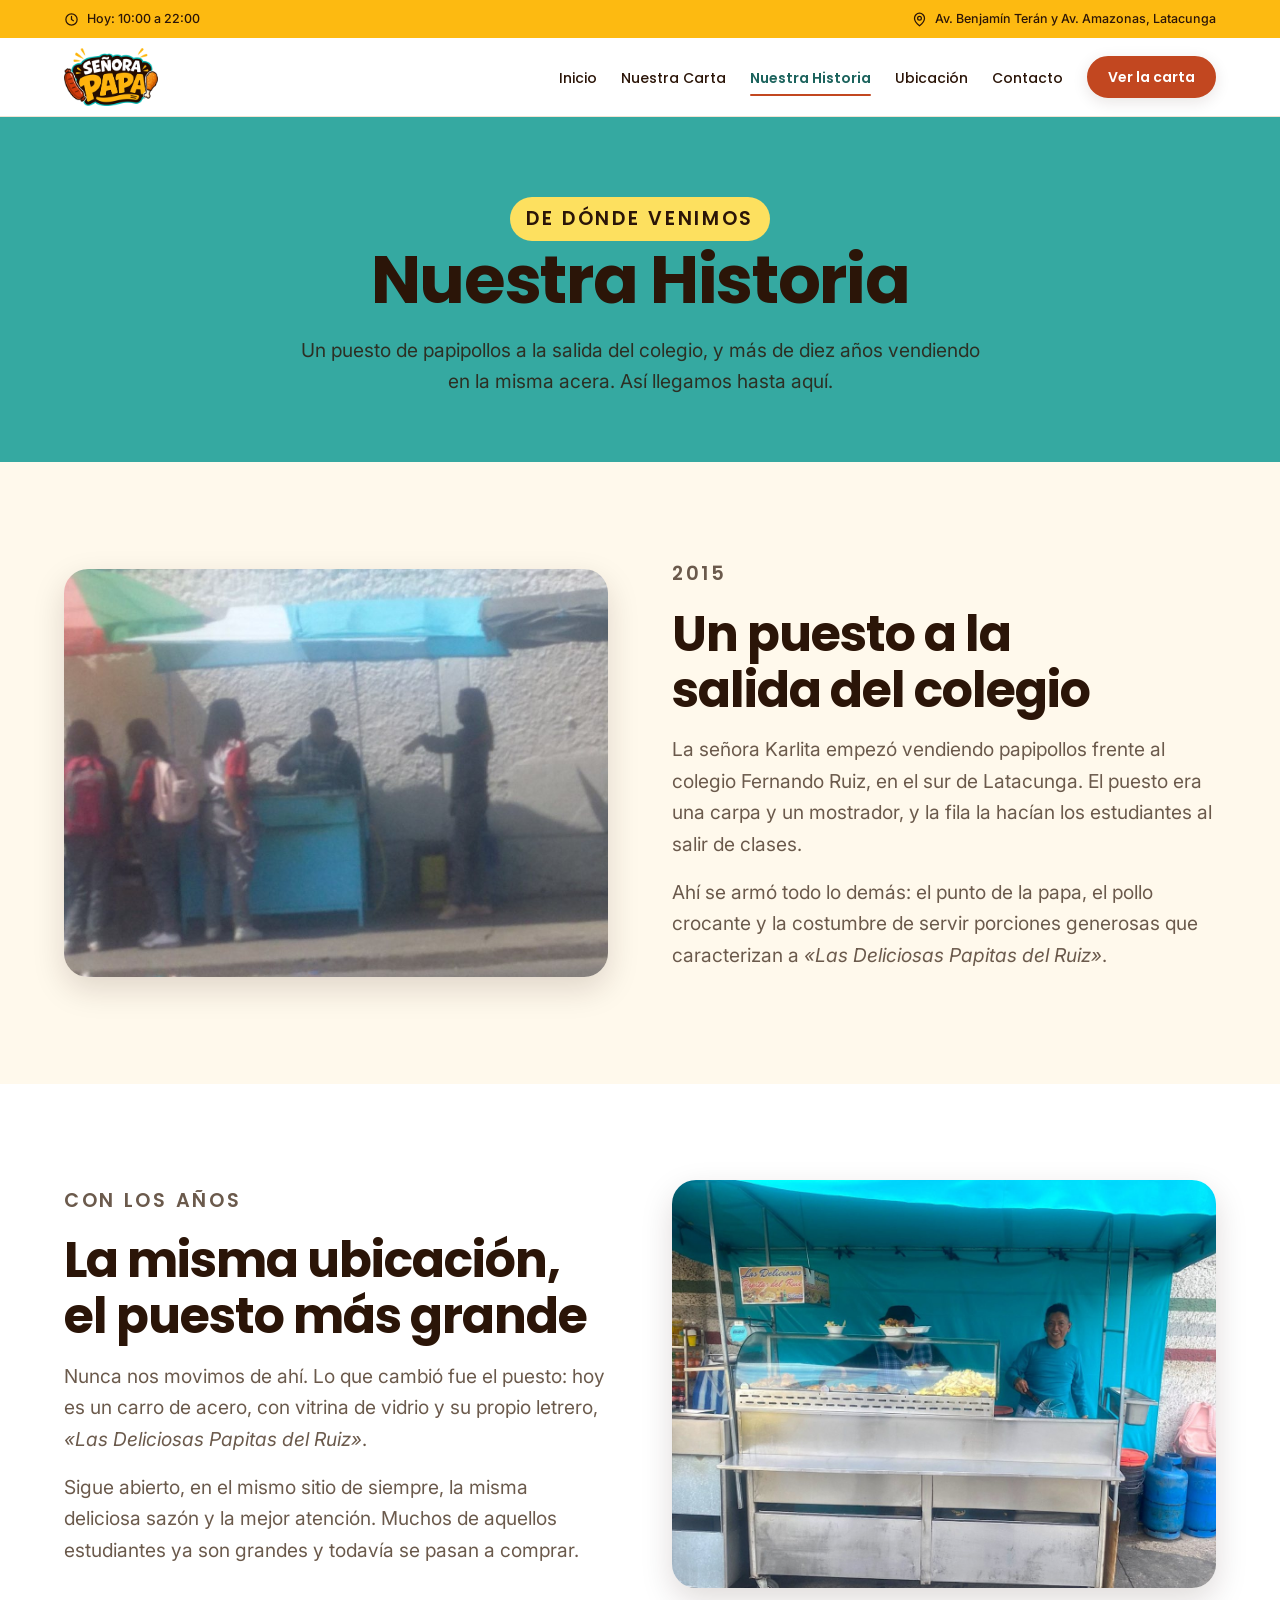
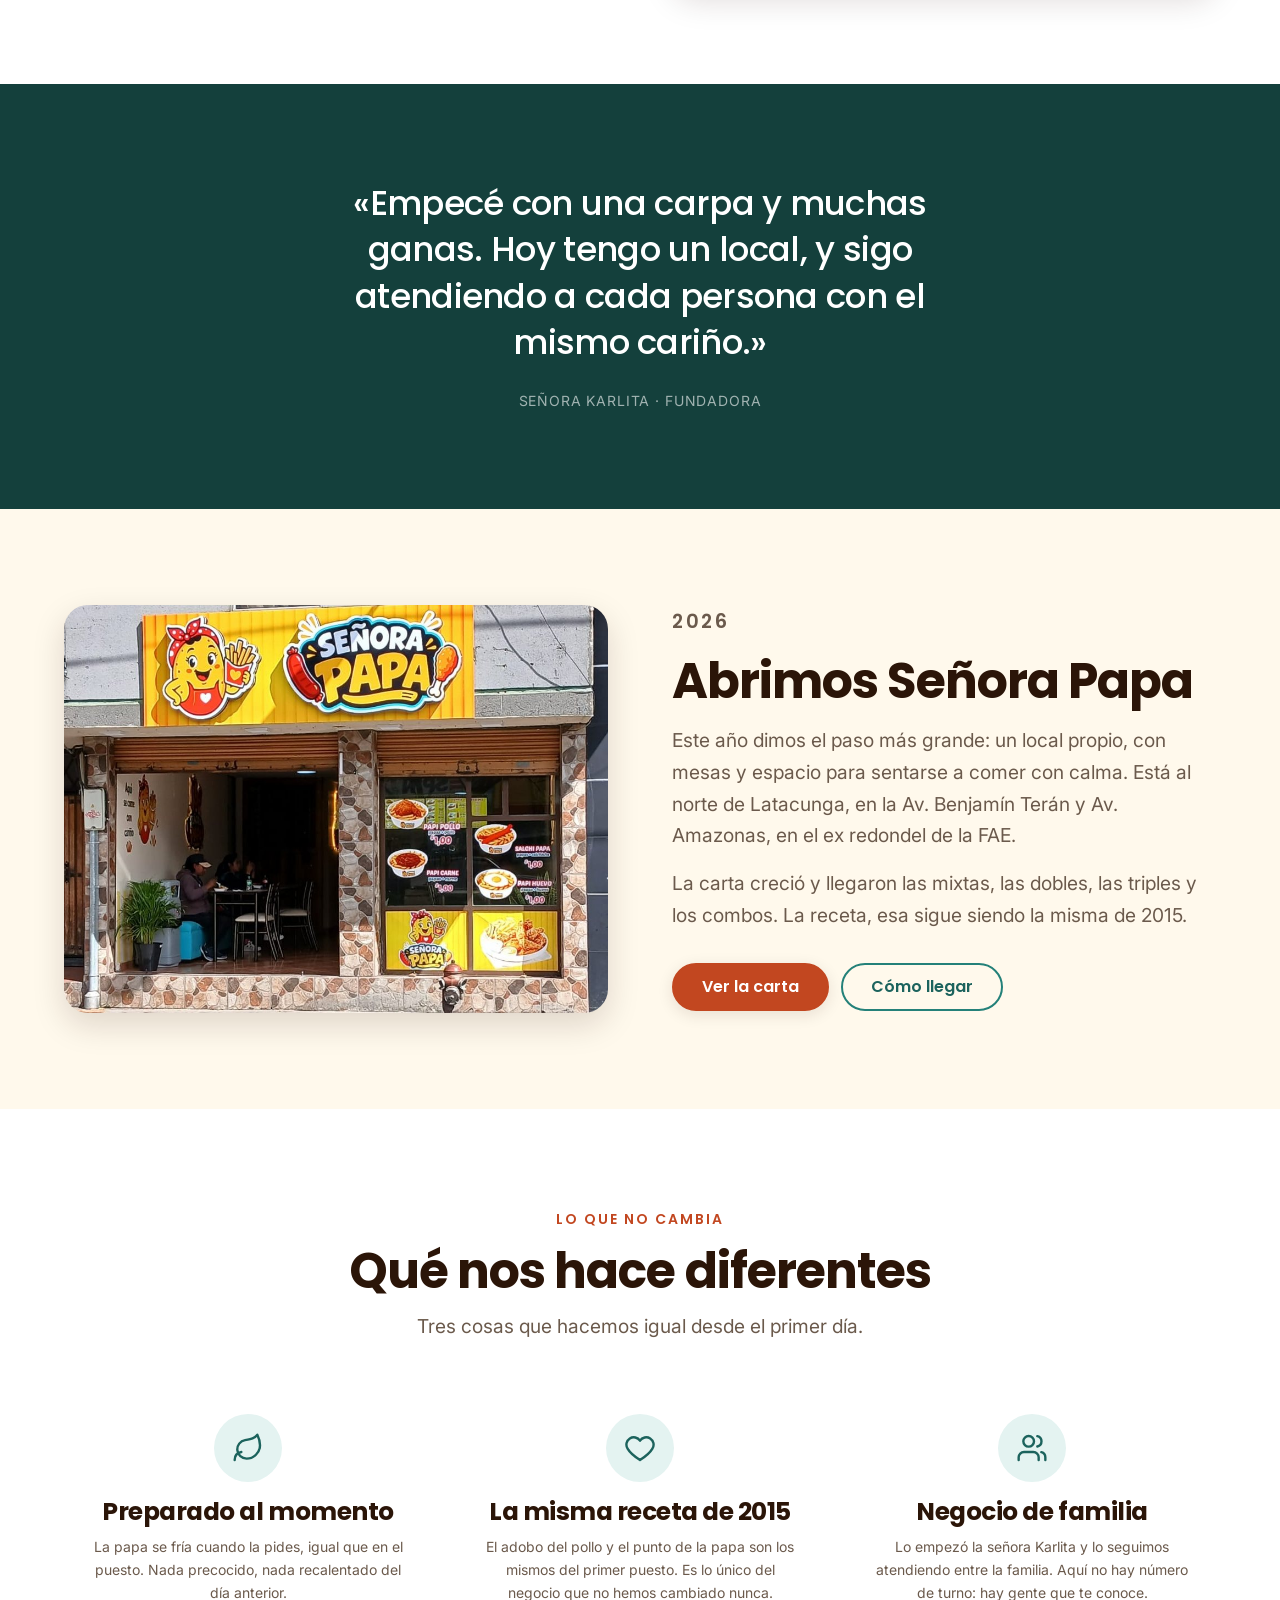
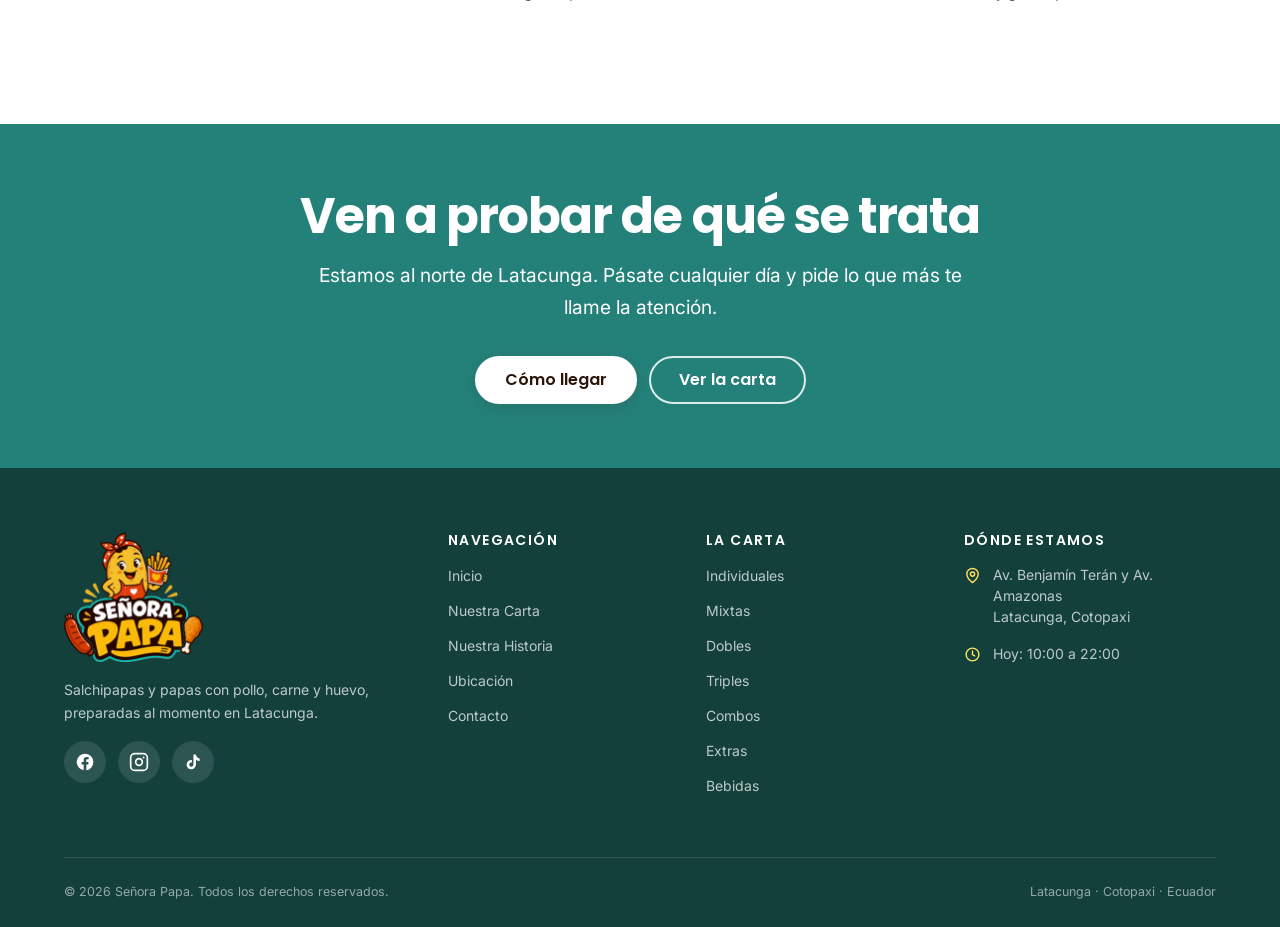
<file: sitio/historia.html>
<!DOCTYPE html>
<html lang="es-EC">

<head>
  <meta charset="UTF-8">
  <meta name="viewport" content="width=device-width, initial-scale=1.0">

  <!--
  ============================================================================
  NUESTRA HISTORIA
  ----------------------------------------------------------------------------
  La historia de esta página es la REAL del negocio:

    2015          La señora Karlita abre un puesto de papipollos frente al
                  colegio Fernando Ruiz, en el sur de Latacunga.
    Con los años  El puesto sigue en la misma esquina y crece hasta el carro
                  de acero de hoy, "Las Deliciosas Papitas del Ruiz".
    2026          Se abre el local de Señora Papa, en la Av. Benjamín Terán
                  y Av. Amazonas (ex redondel de la FAE).

  Cada etapa tiene su foto, en assets/imagenes/historia/:
      fundadores.jpg     el puesto de 2015
      puesto-actual.jpg  el puesto hoy
      local.jpg          el local
  ============================================================================
-->

  <title>Nuestra Historia | Señora Papa Latacunga</title>
  <meta name="description"
    content="En 2015 la señora Karlita empezó vendiendo papipollos frente al colegio Fernando Ruiz. Hoy Señora Papa tiene local propio en Latacunga, con la misma receta.">

  <link rel="canonical" href="https://senorapapa.com/historia">

  <meta property="og:type" content="article">
  <meta property="og:locale" content="es_EC">
  <meta property="og:site_name" content="Señora Papa">
  <meta property="og:title" content="Nuestra Historia | Señora Papa Latacunga">
  <meta property="og:description"
    content="De un puesto frente a un colegio en 2015 a un local propio. La historia de Señora Papa.">
  <meta property="og:image" content="https://senorapapa.com/assets/imagenes/historia/local.jpg">
  <meta property="og:url" content="https://senorapapa.com/historia">
  <meta name="twitter:card" content="summary_large_image">

  <meta name="theme-color" content="#35A9A1">

  <link rel="icon" href="assets/iconos/favicon-32.png" sizes="32x32" type="image/png">
  <link rel="icon" href="assets/iconos/favicon-192.png" sizes="192x192" type="image/png">
  <link rel="apple-touch-icon" href="assets/iconos/apple-touch-icon.png">
  <link rel="manifest" href="site.webmanifest">

  <link rel="preconnect" href="https://fonts.googleapis.com">
  <link rel="preconnect" href="https://fonts.gstatic.com" crossorigin>
  <link rel="stylesheet"
    href="https://fonts.googleapis.com/css2?family=Inter:wght@400;500&family=Poppins:wght@600;700&display=swap">
  <link rel="stylesheet" href="css/estilos.css">
</head>

<body>

  <a class="saltar-al-contenido" href="#contenido">Saltar al contenido</a>

  <!-- ===================== INICIO BARRA SUPERIOR ===================== -->
  <div class="barra-superior">
    <div class="contenedor barra-superior__interior">
      <span class="barra-superior__item">
        <svg viewBox="0 0 24 24" fill="none" stroke="currentColor" stroke-width="2" stroke-linecap="round"
          aria-hidden="true">
          <circle cx="12" cy="12" r="9" />
          <path d="M12 7v5l3 2" />
        </svg>
        <span data-horario-hoy>Lunes a sábado de 10:00 a 22:00</span>
      </span>
      <span class="barra-superior__item barra-superior__item--secundario">
        <svg viewBox="0 0 24 24" fill="none" stroke="currentColor" stroke-width="2" stroke-linecap="round"
          stroke-linejoin="round" aria-hidden="true">
          <path d="M20 10c0 6-8 12-8 12s-8-6-8-12a8 8 0 0 1 16 0z" />
          <circle cx="12" cy="10" r="3" />
        </svg>
        Av. Benjamín Terán y Av. Amazonas, Latacunga
      </span>
    </div>
  </div>
  <!-- ====================== FIN BARRA SUPERIOR ======================= -->

  <!-- ======================= INICIO ENCABEZADO ======================= -->
  <header class="encabezado">
    <div class="contenedor encabezado__interior">

      <a class="logo" href="index.html">
        <img src="assets/imagenes/logo/logo-nombre.png" alt="Señora Papa" width="259" height="160">
        <span class="logo__texto" hidden>Señora<span> Papa</span></span>
      </a>

      <button class="menu-boton" type="button" aria-expanded="false" aria-controls="nav-principal"
        aria-label="Abrir menú de navegación">
        <span class="menu-boton__barras"></span>
      </button>

      <nav class="nav" id="nav-principal" aria-label="Navegación principal">
        <ul class="nav__lista">
          <li><a class="nav__enlace" href="index.html">Inicio</a></li>
          <li><a class="nav__enlace" href="menu.html">Nuestra Carta</a></li>
          <li><a class="nav__enlace" href="historia.html" aria-current="page">Nuestra Historia</a></li>
          <li><a class="nav__enlace" href="ubicacion.html">Ubicación</a></li>
          <li><a class="nav__enlace" href="contacto.html">Contacto</a></li>
        </ul>
        <a class="boton boton--principal boton--sm" href="menu.html">Ver la carta</a>
      </nav>

    </div>
  </header>
  <!-- ======================== FIN ENCABEZADO ========================= -->

  <main id="contenido">

    <!-- ===================== ENCABEZADO DE PÁGINA =================== -->
    <section class="hero-pagina hero-pagina--naranja">
      <div class="contenedor hero-pagina__contenido">
        <p class="eyebrow">De dónde venimos</p>
        <h1>Nuestra Historia</h1>
        <p>Un puesto de papipollos a la salida del colegio, y más de diez años vendiendo en la misma acera. Así
          llegamos hasta aquí.</p>
      </div>
    </section>

    <!-- ======================= 2015: EL COMIENZO ==================== -->
    <section class="seccion seccion--crema">
      <div class="contenedor">
        <div class="partido">

          <div class="partido__media">
            <div class="marco-img" data-etiqueta="fundadores.jpg">
              <img src="assets/imagenes/historia/fundadores.jpg"
                alt="El primer puesto de Señora Papa en 2015, frente al colegio Fernando Ruiz" width="892" height="669"
                loading="lazy">
            </div>
          </div>

          <div class="partido__texto">
            <p class="eyebrow">2015</p>
            <h2>Un puesto a la salida del colegio</h2>
            <p>
              La señora Karlita empezó vendiendo papipollos frente al colegio
              Fernando Ruiz, en el sur de Latacunga. El puesto era una carpa y un
              mostrador, y la fila la hacían los estudiantes al salir de clases.
            </p>
            <p>
              Ahí se armó todo lo demás: el punto de la papa, el pollo crocante y la
              costumbre de servir porciones generosas que caracterizan a
              <em>&laquo;Las Deliciosas Papitas del Ruiz&raquo;</em>.
            </p>
          </div>

        </div>
      </div>
    </section>

    <!-- =================== EL PUESTO, HOY ========================== -->
    <section class="seccion">
      <div class="contenedor">
        <div class="partido partido--invertido">

          <div class="partido__media">
            <div class="marco-img" data-etiqueta="puesto-actual.jpg">
              <img src="assets/imagenes/historia/puesto-actual.jpg"
                alt="El puesto de Señora Papa hoy, en la misma esquina frente al colegio" width="1200" height="900"
                loading="lazy">
            </div>
          </div>

          <div class="partido__texto">
            <p class="eyebrow">Con los años</p>
            <h2>La misma ubicación, el puesto más grande</h2>
            <p>
              Nunca nos movimos de ahí. Lo que cambió fue el puesto: hoy es un carro
              de acero, con vitrina de vidrio y su propio letrero,
              <em>&laquo;Las Deliciosas Papitas del Ruiz&raquo;</em>.
            </p>
            <p>
              Sigue abierto, en el mismo sitio de siempre, la misma deliciosa sazón y la mejor atención.
              Muchos de aquellos estudiantes ya son grandes y todavía se pasan a
              comprar.
            </p>
          </div>

        </div>
      </div>
    </section>

    <!-- ========================== LA CITA =========================== -->
    <section class="seccion seccion--oscura">
      <div class="contenedor">
        <figure class="cita">
          <blockquote>
            &laquo;Empecé con una carpa y muchas ganas. Hoy tengo un local,
            y sigo atendiendo a cada persona con el mismo cariño.&raquo;
          </blockquote>
          <figcaption>Señora Karlita &middot; Fundadora</figcaption>
        </figure>
      </div>
    </section>

    <!-- ================= 2026: EL LOCAL ============================ -->
    <section class="seccion seccion--crema">
      <div class="contenedor">
        <div class="partido">

          <div class="partido__media">
            <div class="marco-img" data-etiqueta="local.jpg">
              <img src="assets/imagenes/historia/local.jpg"
                alt="El local de Señora Papa en la Av. Benjamín Terán y Av. Amazonas" width="990" height="742"
                loading="lazy">
            </div>
          </div>

          <div class="partido__texto">
            <p class="eyebrow">2026</p>
            <h2>Abrimos Señora Papa</h2>
            <p>
              Este año dimos el paso más grande: un local propio, con mesas y espacio
              para sentarse a comer con calma. Está al norte de Latacunga, en la
              Av. Benjamín Terán y Av. Amazonas, en el ex redondel de la FAE.
            </p>
            <p>
              La carta creció y llegaron las mixtas, las dobles, las triples y los
              combos. La receta, esa sigue siendo la misma de 2015.
            </p>
            <div class="acciones">
              <a class="boton boton--principal" href="menu.html">Ver la carta</a>
              <a class="boton boton--secundario" href="ubicacion.html">Cómo llegar</a>
            </div>
          </div>

        </div>
      </div>
    </section>

    <!-- ========================= LOS VALORES ======================== -->
    <section class="seccion">
      <div class="contenedor">

        <div class="seccion__encabezado">
          <p class="eyebrow">Lo que no cambia</p>
          <h2>Qué nos hace diferentes</h2>
          <p class="subtitulo">Tres cosas que hacemos igual desde el primer día.</p>
        </div>

        <div class="rejilla rejilla--3">

          <div class="valor">
            <span class="valor__icono">
              <svg viewBox="0 0 24 24" fill="none" stroke="currentColor" stroke-width="1.8" stroke-linecap="round"
                stroke-linejoin="round" aria-hidden="true">
                <path d="M11 20A7 7 0 0 1 9.8 6.1C15.5 5 17 4.5 19 2c1 2 2 4.2 2 8 0 5.5-4.8 10-10 10z" />
                <path d="M2 21c0-3 1.9-5.4 5-6" />
              </svg>
            </span>
            <h3>Preparado al momento</h3>
            <p>
              La papa se fría cuando la pides, igual que en el puesto. Nada
              precocido, nada recalentado del día anterior.
            </p>
          </div>

          <div class="valor">
            <span class="valor__icono">
              <svg viewBox="0 0 24 24" fill="none" stroke="currentColor" stroke-width="1.8" stroke-linecap="round"
                stroke-linejoin="round" aria-hidden="true">
                <path d="M12 21s-7-4.4-9.3-8.5A5.4 5.4 0 0 1 12 6.5a5.4 5.4 0 0 1 9.3 6C19 16.6 12 21 12 21z" />
              </svg>
            </span>
            <h3>La misma receta de 2015</h3>
            <p>
              El adobo del pollo y el punto de la papa son los mismos del primer
              puesto. Es lo único del negocio que no hemos cambiado nunca.
            </p>
          </div>

          <div class="valor">
            <span class="valor__icono">
              <svg viewBox="0 0 24 24" fill="none" stroke="currentColor" stroke-width="1.8" stroke-linecap="round"
                stroke-linejoin="round" aria-hidden="true">
                <path d="M17 21v-2a4 4 0 0 0-4-4H6a4 4 0 0 0-4 4v2" />
                <circle cx="9.5" cy="7" r="4" />
                <path d="M22 21v-2a4 4 0 0 0-3-3.9M16 3.1a4 4 0 0 1 0 7.8" />
              </svg>
            </span>
            <h3>Negocio de familia</h3>
            <p>
              Lo empezó la señora Karlita y lo seguimos atendiendo entre la familia.
              Aquí no hay número de turno: hay gente que te conoce.
            </p>
          </div>

        </div>
      </div>
    </section>

    <!-- ====================== LLAMADA FINAL ========================= -->
    <section class="franja-cta">
      <div class="contenedor">
        <h2>Ven a probar de qué se trata</h2>
        <p>Estamos al norte de Latacunga. Pásate cualquier día y pide lo que más te llame la atención.</p>
        <div class="acciones acciones--centrado">
          <a class="boton boton--claro" href="ubicacion.html">Cómo llegar</a>
          <a class="boton boton--fantasma" href="menu.html">Ver la carta</a>
        </div>
      </div>
    </section>

  </main>

  <!-- ========================= INICIO PIE =========================== -->
  <footer class="pie">
    <div class="contenedor">
      <div class="pie__rejilla">

        <div class="pie__logo">
          <img src="assets/imagenes/logo/logo-completo.png" alt="Señora Papa" width="280" height="262" loading="lazy">
          <p class="pie__descripcion">Salchipapas y papas con pollo, carne y huevo, preparadas al momento en Latacunga.
          </p>
          <div class="redes">
            <a href="https://www.facebook.com/people/Se%C3%B1ora-Papa/61593310995960/" aria-label="Facebook" target="_blank" rel="noopener">
              <svg viewBox="0 0 24 24" fill="currentColor" aria-hidden="true">
                <path
                  d="M22 12a10 10 0 1 0-11.6 9.9v-7H7.9V12h2.5V9.8c0-2.5 1.5-3.9 3.8-3.9 1.1 0 2.2.2 2.2.2v2.5h-1.3c-1.2 0-1.6.8-1.6 1.6V12h2.8l-.4 2.9h-2.3v7A10 10 0 0 0 22 12z" />
              </svg>
            </a>
            <a href="https://www.instagram.com/senora.papa.latacunga" aria-label="Instagram" target="_blank"
              rel="noopener">
              <svg viewBox="0 0 24 24" fill="none" stroke="currentColor" stroke-width="2" aria-hidden="true">
                <rect x="2" y="2" width="20" height="20" rx="5" />
                <circle cx="12" cy="12" r="4" />
                <circle cx="17.5" cy="6.5" r="1.2" fill="currentColor" stroke="none" />
              </svg>
            </a>
            <a href="https://tiktok.com/@senora.papa" aria-label="TikTok" target="_blank" rel="noopener">
              <svg viewBox="0 0 24 24" fill="currentColor" aria-hidden="true">
                <path
                  d="M16.6 5.8a4.9 4.9 0 0 1-1.1-2.8h-3v12.1a2.5 2.5 0 1 1-1.8-2.4V9.6a5.6 5.6 0 1 0 4.8 5.5V9.4a7.9 7.9 0 0 0 4.5 1.4V7.8a4.8 4.8 0 0 1-3.4-2z" />
              </svg>
            </a>
          </div>
        </div>

        <div>
          <h3 class="pie__titulo">Navegación</h3>
          <ul class="pie__lista">
            <li><a href="index.html">Inicio</a></li>
            <li><a href="menu.html">Nuestra Carta</a></li>
            <li><a href="historia.html">Nuestra Historia</a></li>
            <li><a href="ubicacion.html">Ubicación</a></li>
            <li><a href="contacto.html">Contacto</a></li>
          </ul>
        </div>

        <div>
          <h3 class="pie__titulo">La Carta</h3>
          <ul class="pie__lista">
            <li><a href="menu.html#individuales">Individuales</a></li>
            <li><a href="menu.html#mixtas">Mixtas</a></li>
            <li><a href="menu.html#dobles">Dobles</a></li>
            <li><a href="menu.html#triples">Triples</a></li>
            <li><a href="menu.html#combos">Combos</a></li>
            <li><a href="menu.html#extras">Extras</a></li>
            <li><a href="menu.html#bebidas">Bebidas</a></li>
          </ul>
        </div>

        <div>
          <h3 class="pie__titulo">Dónde estamos</h3>
          <ul class="pie__lista pie__contacto">
            <li>
              <svg viewBox="0 0 24 24" fill="none" stroke="currentColor" stroke-width="2" stroke-linecap="round"
                stroke-linejoin="round" aria-hidden="true">
                <path d="M20 10c0 6-8 12-8 12s-8-6-8-12a8 8 0 0 1 16 0z" />
                <circle cx="12" cy="10" r="3" />
              </svg>
              <span>Av. Benjamín Terán y Av. Amazonas<br>Latacunga, Cotopaxi</span>
            </li>
            <li>
              <svg viewBox="0 0 24 24" fill="none" stroke="currentColor" stroke-width="2" stroke-linecap="round"
                aria-hidden="true">
                <circle cx="12" cy="12" r="9" />
                <path d="M12 7v5l3 2" />
              </svg>
              <span data-horario-hoy>Lunes a sábado de 10:00 a 22:00</span>
            </li>
          </ul>
        </div>

      </div>

      <div class="pie__final">
        <p>&copy; <span data-anio>2026</span> Señora Papa. Todos los derechos reservados.</p>
        <p>Latacunga · Cotopaxi · Ecuador</p>
      </div>
    </div>
  </footer>
  <!-- ========================== FIN PIE ============================= -->

  <script src="js/principal.js" defer></script>
</body>

</html>
</file>
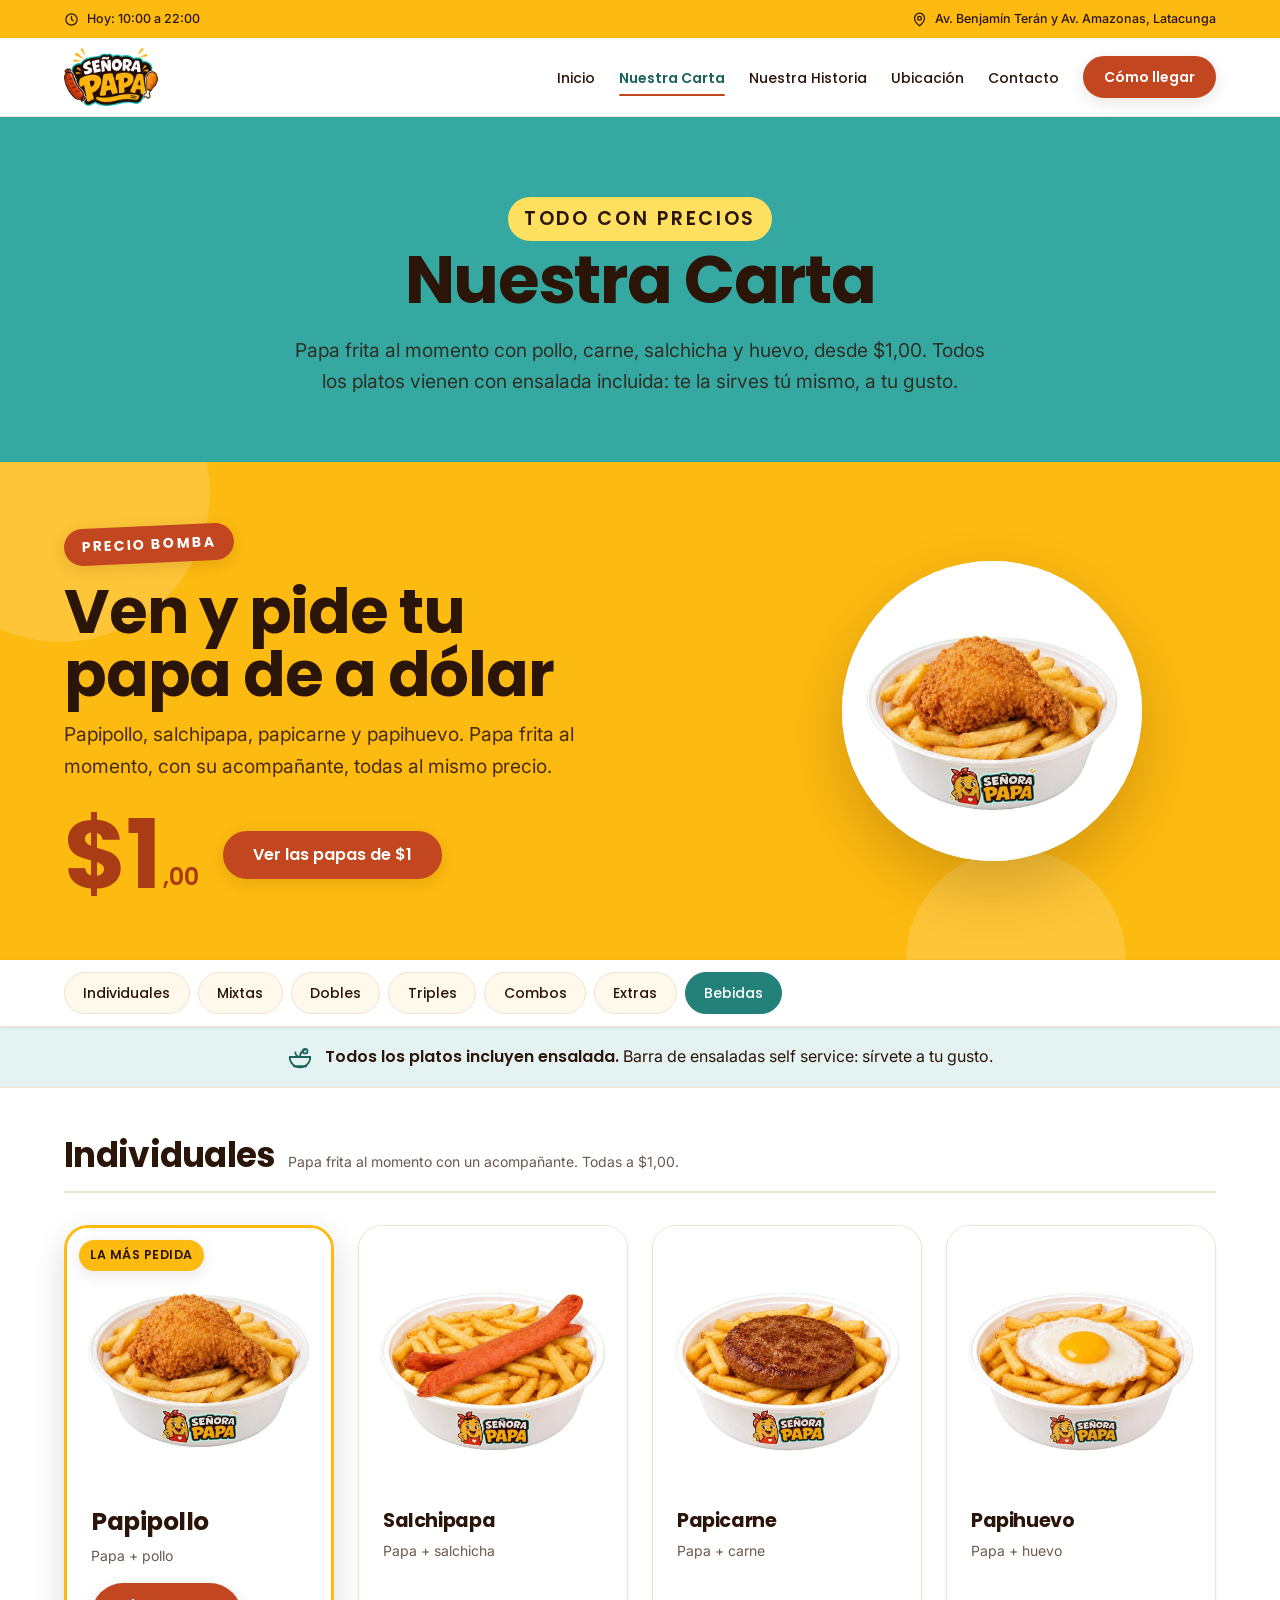
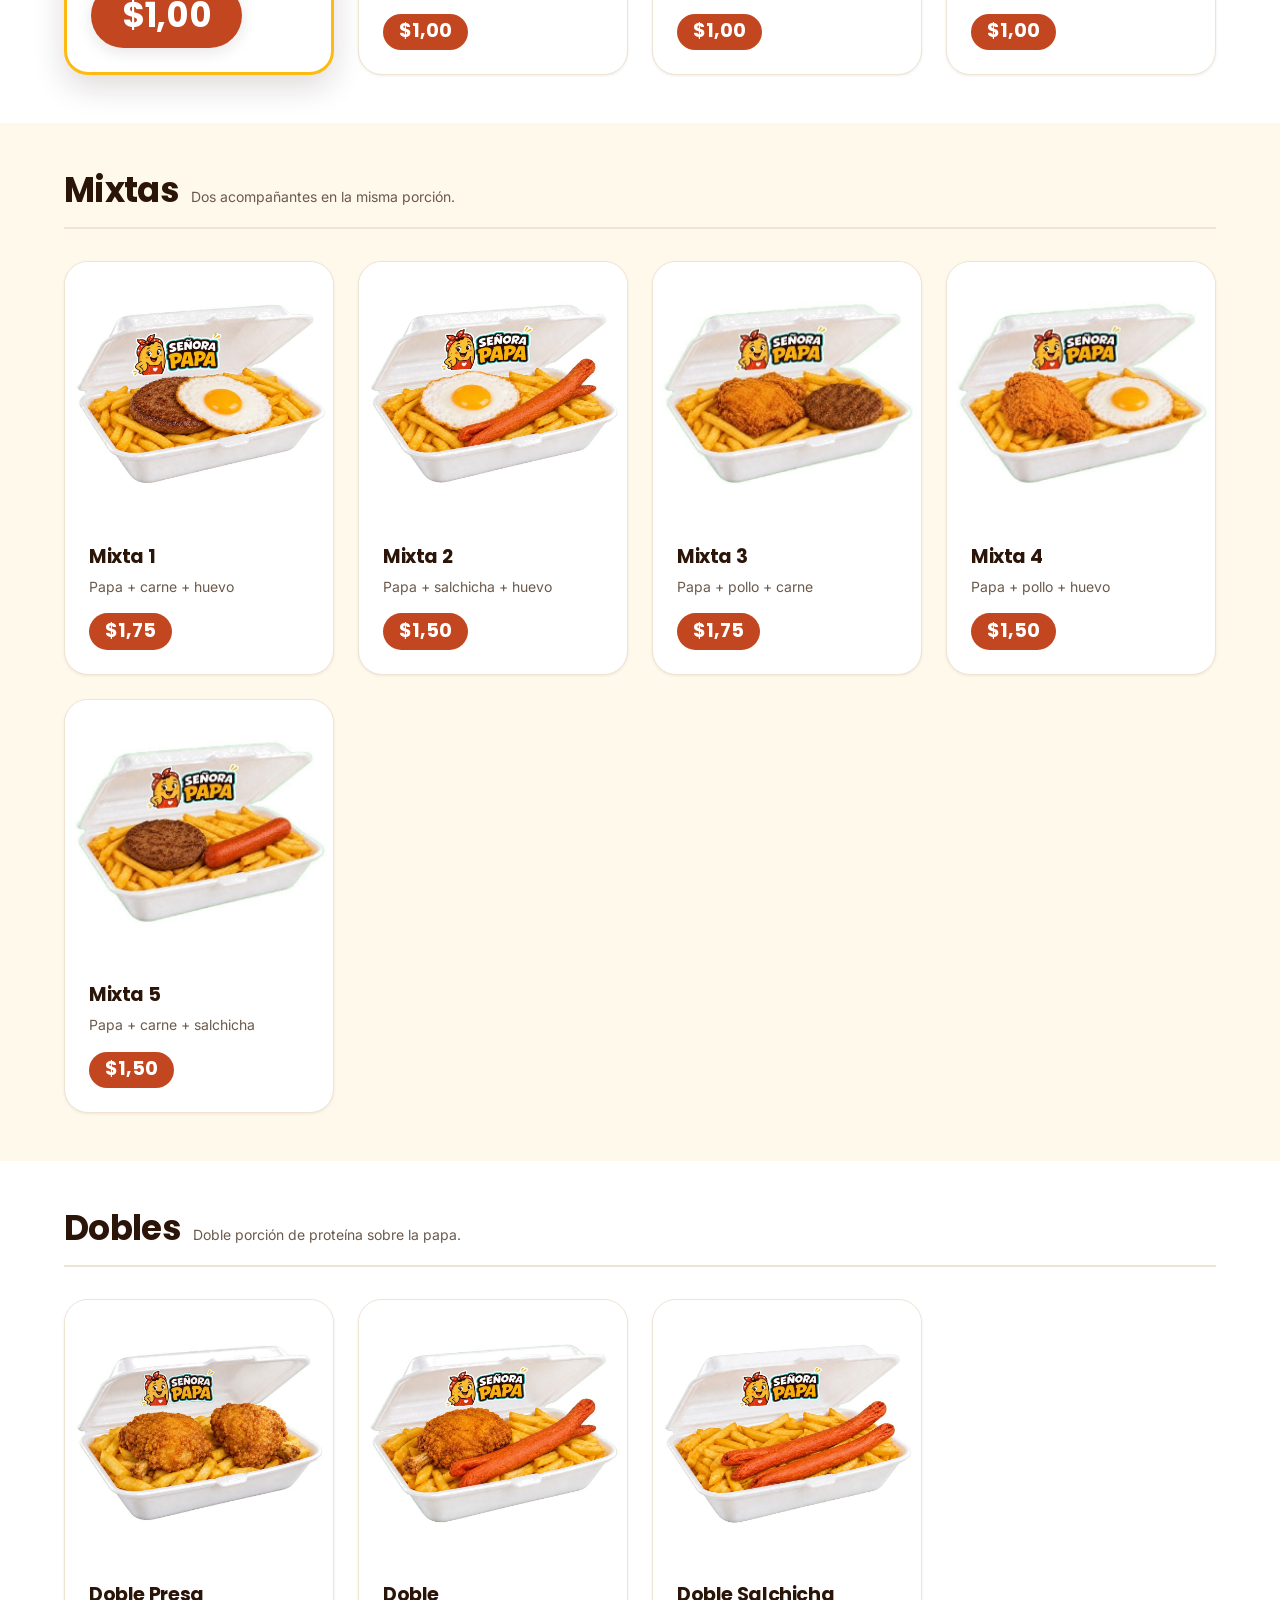
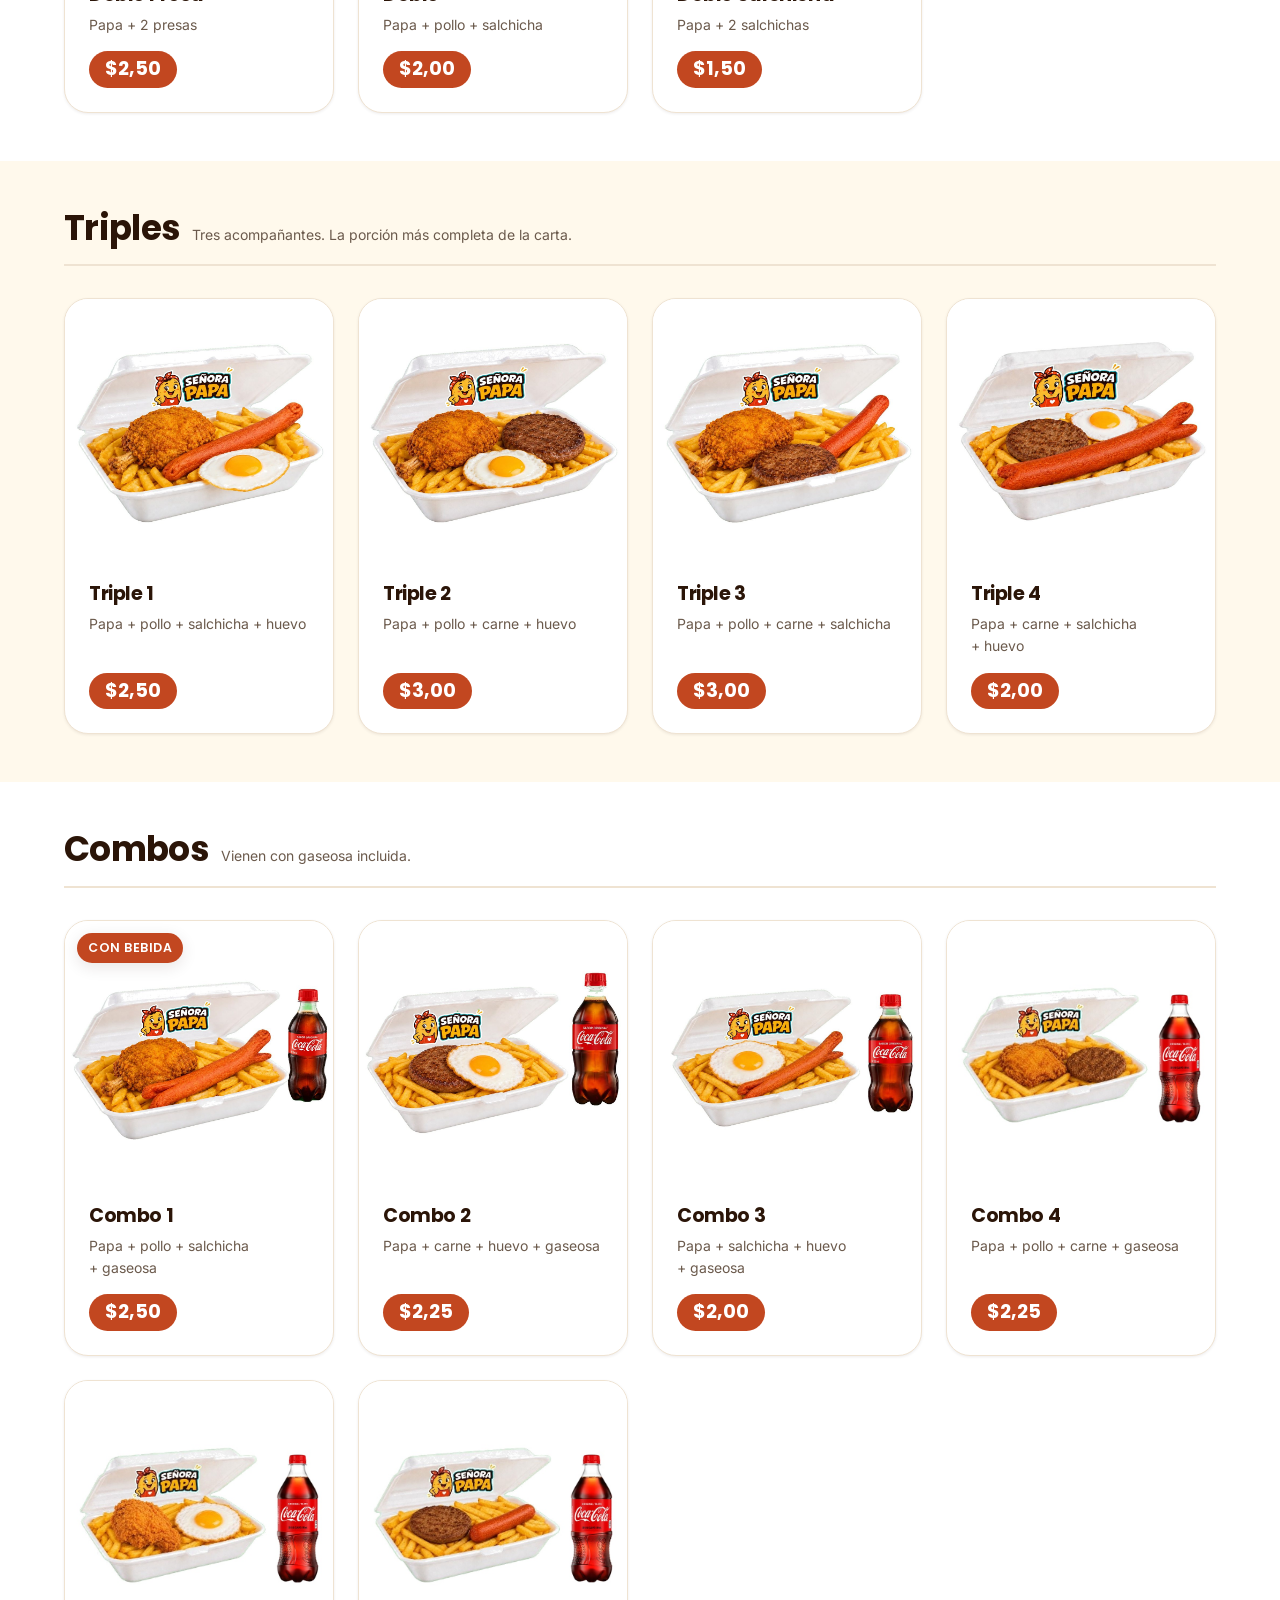
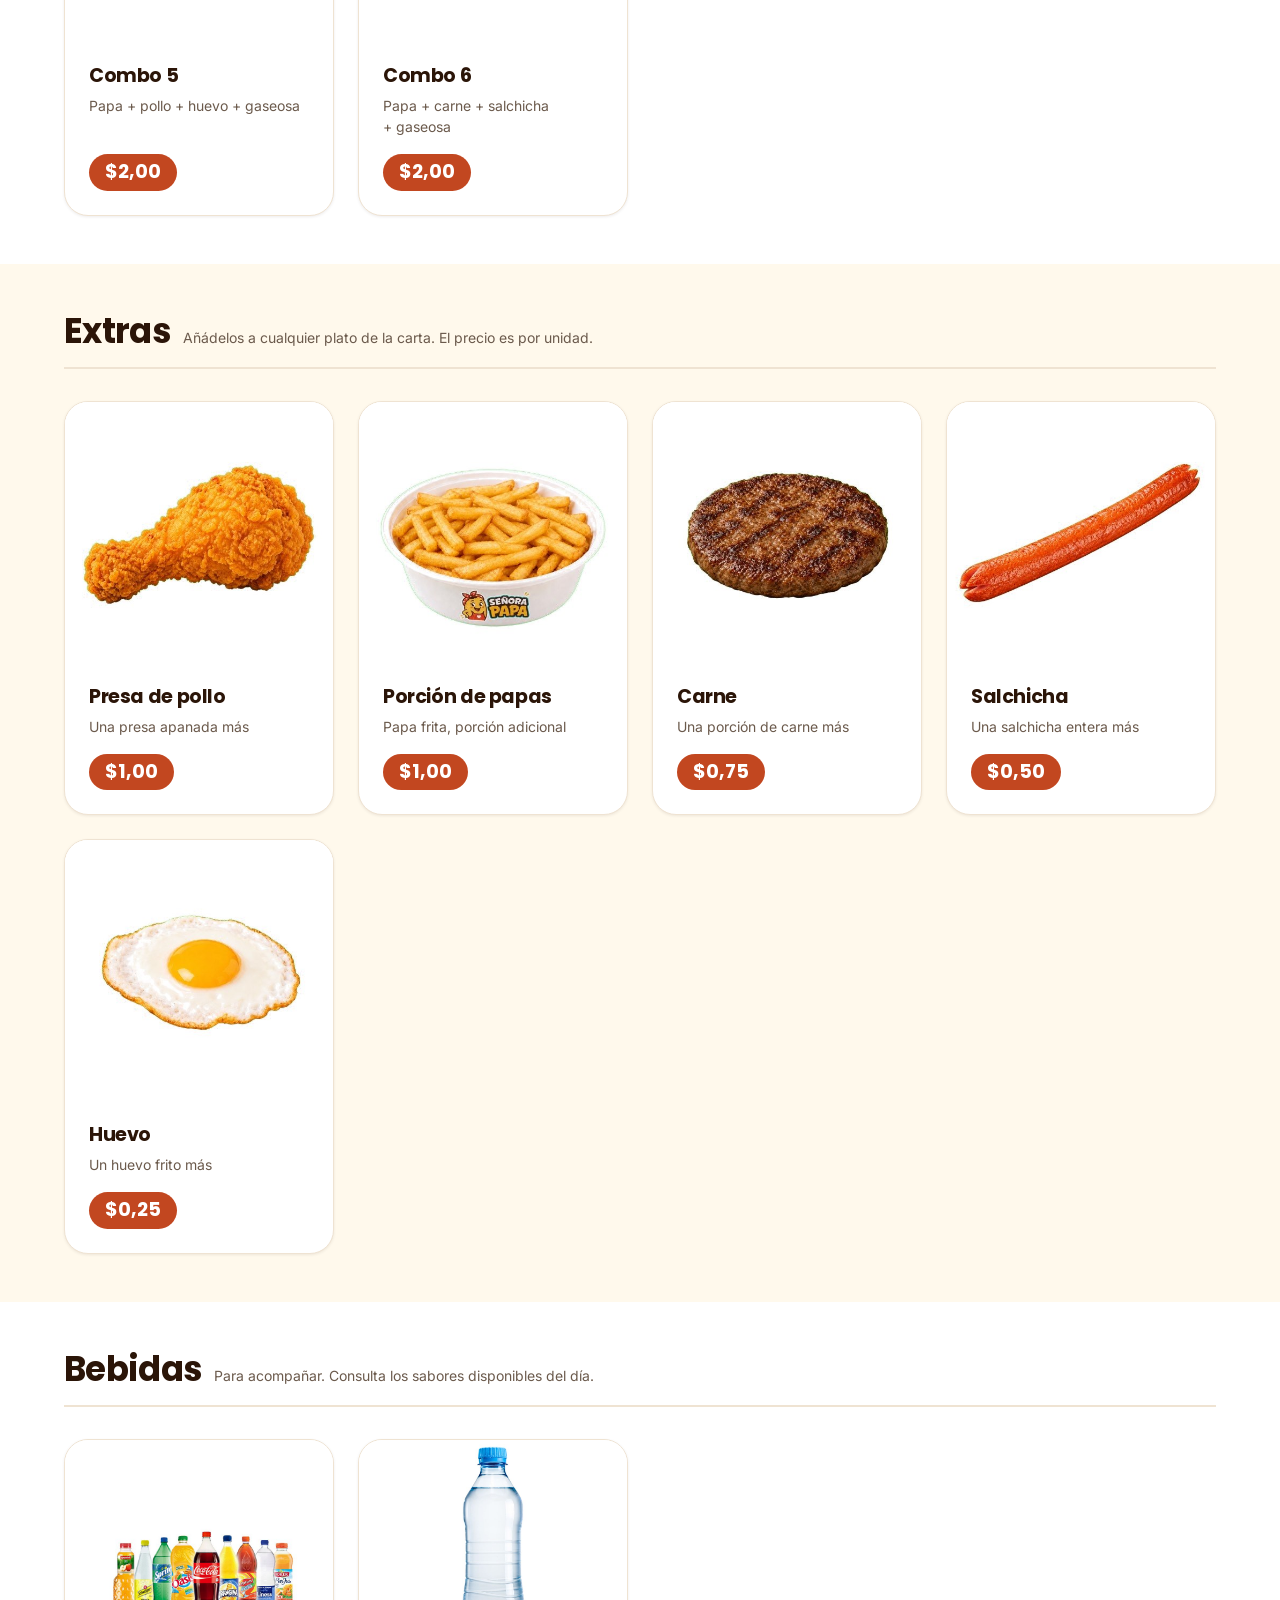
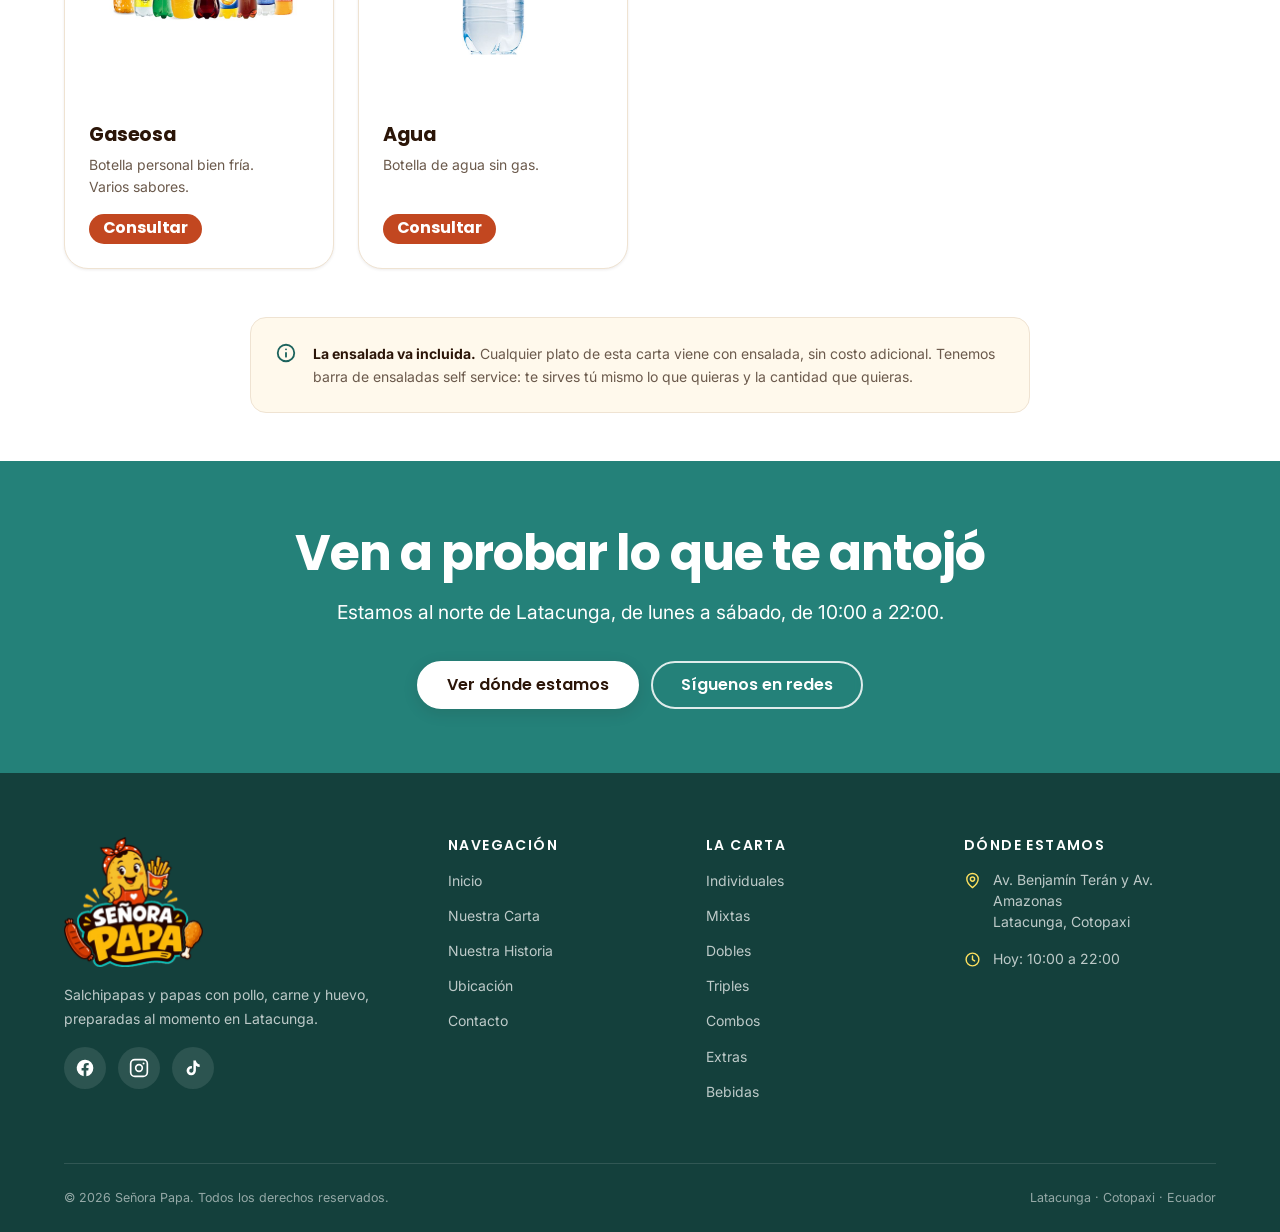
<file: sitio/menu.html>
<!DOCTYPE html>
<html lang="es-EC" class="pagina-carta">

<head>
  <meta charset="UTF-8">
  <meta name="viewport" content="width=device-width, initial-scale=1.0">

  <!--
  ============================================================================
  NUESTRA CARTA  (la página más importante del sitio)
  ----------------------------------------------------------------------------
  Los platos y los precios son los del menú impreso del local.
  ============================================================================

  >>>>>>>>>>>>>>>>>  CÓMO CAMBIAR UN PRECIO  <<<<<<<<<<<<<<<<<

  1. Busca el nombre del plato en este archivo (Ctrl + F).
  2. Unas líneas más abajo vas a ver algo así:

           <span class="precio">$1,00</span>

  3. Cambia solamente el número. Deja el signo $ y las comillas como están.
  4. Guarda el archivo. Listo.

  OJO: si cambias un precio aquí, cámbialo también en index.html, donde
  aparecen los tres platos destacados de la página de inicio.

  >>>>>>>>>>>>>>>>>  CÓMO AGREGAR UN PLATO NUEVO  <<<<<<<<<<<<<<<<<

  Copia un bloque completo que empiece con  <article class="tarjeta-producto">
  y termine en  </article>, pégalo debajo, y cambia el nombre, la descripción,
  el precio y el nombre del archivo de la foto (aparece dos veces: en src y
  en data-etiqueta).

  >>>>>>>>>>>>>>>>>  CÓMO QUITAR UN PLATO  <<<<<<<<<<<<<<<<<

  Borra el bloque completo desde <article class="tarjeta-producto"> hasta su
  </article>.

  IMPORTANTE: las fotos van en  assets/imagenes/productos/  y el nombre del
  archivo tiene que coincidir exactamente con el que está escrito aquí.

  Guía completa:  COMO-EDITAR.md
  ============================================================================
-->

  <title>Nuestra Carta y Precios | Señora Papa Latacunga</title>
  <meta name="description"
    content="Carta completa con precios: papipollo, salchipapa, mixtas, dobles, triples y combos desde $1,00. Todos con ensalada incluida, barra self service. Latacunga.">

  <link rel="canonical" href="https://senorapapa.com/menu">

  <meta property="og:type" content="website">
  <meta property="og:locale" content="es_EC">
  <meta property="og:site_name" content="Señora Papa">
  <meta property="og:title" content="Nuestra Carta y Precios | Señora Papa Latacunga">
  <meta property="og:description"
    content="Papipollo, salchipapa, mixtas, dobles, triples y combos desde $1,00, todos con ensalada incluida.">
  <meta property="og:image" content="https://senorapapa.com/assets/imagenes/compartir.jpg">
  <meta property="og:url" content="https://senorapapa.com/menu">
  <meta name="twitter:card" content="summary_large_image">

  <meta name="theme-color" content="#35A9A1">

  <link rel="icon" href="assets/iconos/favicon-32.png" sizes="32x32" type="image/png">
  <link rel="icon" href="assets/iconos/favicon-192.png" sizes="192x192" type="image/png">
  <link rel="apple-touch-icon" href="assets/iconos/apple-touch-icon.png">
  <link rel="manifest" href="site.webmanifest">

  <link rel="preconnect" href="https://fonts.googleapis.com">
  <link rel="preconnect" href="https://fonts.gstatic.com" crossorigin>
  <link rel="stylesheet"
    href="https://fonts.googleapis.com/css2?family=Inter:wght@400;500&family=Poppins:wght@600;700&display=swap">
  <link rel="stylesheet" href="css/estilos.css">
</head>

<body>

  <a class="saltar-al-contenido" href="#contenido">Saltar al contenido</a>

  <!-- ===================== INICIO BARRA SUPERIOR ===================== -->
  <div class="barra-superior">
    <div class="contenedor barra-superior__interior">
      <span class="barra-superior__item">
        <svg viewBox="0 0 24 24" fill="none" stroke="currentColor" stroke-width="2" stroke-linecap="round"
          aria-hidden="true">
          <circle cx="12" cy="12" r="9" />
          <path d="M12 7v5l3 2" />
        </svg>
        <span data-horario-hoy>Lunes a sábado de 10:00 a 22:00</span>
      </span>
      <span class="barra-superior__item barra-superior__item--secundario">
        <svg viewBox="0 0 24 24" fill="none" stroke="currentColor" stroke-width="2" stroke-linecap="round"
          stroke-linejoin="round" aria-hidden="true">
          <path d="M20 10c0 6-8 12-8 12s-8-6-8-12a8 8 0 0 1 16 0z" />
          <circle cx="12" cy="10" r="3" />
        </svg>
        Av. Benjamín Terán y Av. Amazonas, Latacunga
      </span>
    </div>
  </div>
  <!-- ====================== FIN BARRA SUPERIOR ======================= -->

  <!-- ======================= INICIO ENCABEZADO ======================= -->
  <header class="encabezado">
    <div class="contenedor encabezado__interior">

      <a class="logo" href="index.html">
        <img src="assets/imagenes/logo/logo-nombre.png" alt="Señora Papa" width="259" height="160">
        <span class="logo__texto" hidden>Señora<span> Papa</span></span>
      </a>

      <button class="menu-boton" type="button" aria-expanded="false" aria-controls="nav-principal"
        aria-label="Abrir menú de navegación">
        <span class="menu-boton__barras"></span>
      </button>

      <nav class="nav" id="nav-principal" aria-label="Navegación principal">
        <ul class="nav__lista">
          <li><a class="nav__enlace" href="index.html">Inicio</a></li>
          <li><a class="nav__enlace" href="menu.html" aria-current="page">Nuestra Carta</a></li>
          <li><a class="nav__enlace" href="historia.html">Nuestra Historia</a></li>
          <li><a class="nav__enlace" href="ubicacion.html">Ubicación</a></li>
          <li><a class="nav__enlace" href="contacto.html">Contacto</a></li>
        </ul>
        <a class="boton boton--principal boton--sm" href="ubicacion.html">Cómo llegar</a>
      </nav>

    </div>
  </header>
  <!-- ======================== FIN ENCABEZADO ========================= -->

  <main id="contenido">

    <!-- ===================== ENCABEZADO DE PÁGINA =================== -->
    <section class="hero-pagina">
      <div class="contenedor hero-pagina__contenido">
        <p class="eyebrow">Todo con precios</p>
        <h1>Nuestra Carta</h1>
        <p>Papa frita al momento con pollo, carne, salchicha y huevo, desde $1,00. Todos los platos vienen con ensalada
          incluida: te la sirves tú mismo, a tu gusto.</p>
      </div>
    </section>

    <!-- ===================================================================
       LA PAPA DE A DÓLAR
       -------------------------------------------------------------------
       Va antes de la carta a propósito: es lo primero que debe ver el
       cliente al abrir esta página. Esta misma franja está en index.html.
       =================================================================== -->
    <section class="promo-dolar" aria-labelledby="titulo-promo-dolar">
      <div class="contenedor promo-dolar__interior">

        <div>
          <p class="promo-dolar__etiqueta">Precio bomba</p>
          <h2 class="promo-dolar__titulo" id="titulo-promo-dolar">Ven y pide tu papa de a dólar</h2>
          <p class="promo-dolar__texto">
            Papipollo, salchipapa, papicarne y papihuevo. Papa frita al momento,
            con su acompañante, todas al mismo precio.
          </p>
          <div class="promo-dolar__acciones">
            <p class="promo-dolar__precio"><span>$1</span><small>,00</small></p>
            <a class="boton boton--principal" href="#individuales">Ver las papas de $1</a>
          </div>
        </div>

        <div class="promo-dolar__media">
          <div class="marco-img" data-etiqueta="papipollo.jpg" style="aspect-ratio: 1/1;">
            <img src="assets/imagenes/productos/papipollo.jpg" alt="Papipollo, la papa de a dólar" width="1000"
              height="1000" loading="lazy">
          </div>
        </div>

      </div>
    </section>

    <!-- ==================== BARRA DE CATEGORÍAS ===================== -->
    <nav class="filtro-categorias" aria-label="Categorías de la carta">
      <div class="contenedor">
        <div class="filtro-categorias__lista">
          <a class="filtro-categorias__chip activo" href="#individuales">Individuales</a>
          <a class="filtro-categorias__chip" href="#mixtas">Mixtas</a>
          <a class="filtro-categorias__chip" href="#dobles">Dobles</a>
          <a class="filtro-categorias__chip" href="#triples">Triples</a>
          <a class="filtro-categorias__chip" href="#combos">Combos</a>
          <a class="filtro-categorias__chip" href="#extras">Extras</a>
          <a class="filtro-categorias__chip" href="#bebidas">Bebidas</a>
        </div>
      </div>
    </nav>

    <!-- ==================== AVISO DE LA ENSALADA ====================
       Va aquí, pegado a la carta, para que se vea mientras el cliente
       mira los platos. La versión grande está en index.html.        -->
    <div class="aviso-ensalada">
      <div class="contenedor aviso-ensalada__interior">
        <svg viewBox="0 0 24 24" fill="none" stroke="currentColor" stroke-width="1.7" stroke-linecap="round"
          stroke-linejoin="round" aria-hidden="true">
          <path d="M2.5 12h19a9.5 9.5 0 0 1-19 0z" />
          <path d="M6.5 20.5h11" />
          <path d="M12 12c0-3.2 1.9-5.8 4.7-6.8" />
          <path d="M12 12c-2.4 0-4.3-1.9-4.3-4.3" />
          <circle cx="16.8" cy="6.6" r="2.1" />
        </svg>
        <p><strong>Todos los platos incluyen ensalada.</strong> Barra de ensaladas self service: sírvete a tu gusto.</p>
      </div>
    </div>


    <!-- ===================================================================
       CATEGORÍA: INDIVIDUALES
       =================================================================== -->
    <section class="categoria" id="individuales">
      <div class="contenedor">

        <div class="categoria__encabezado">
          <h2 class="categoria__titulo">Individuales</h2>
          <p class="categoria__descripcion">Papa frita al momento con un acompañante. Todas a $1,00.</p>
        </div>

        <div class="rejilla rejilla--4">

          <article class="tarjeta-producto tarjeta-producto--destacada">
            <div class="marco-img" data-etiqueta="papipollo.jpg">
              <span class="etiqueta etiqueta--flotante">La más pedida</span>
              <img src="assets/imagenes/productos/papipollo.jpg" alt="Papipollo" width="1000" height="1000"
                loading="lazy">
            </div>
            <div class="tarjeta-producto__cuerpo">
              <h3 class="tarjeta-producto__nombre">Papipollo</h3>
              <p class="tarjeta-producto__descripcion">Papa + pollo</p>
              <div class="tarjeta-producto__pie">
                <span class="precio">$1,00</span>
              </div>
            </div>
          </article>

          <article class="tarjeta-producto">
            <div class="marco-img" data-etiqueta="salchipapa.jpg">
              <img src="assets/imagenes/productos/salchipapa.jpg" alt="Salchipapa" width="1000" height="1000"
                loading="lazy">
            </div>
            <div class="tarjeta-producto__cuerpo">
              <h3 class="tarjeta-producto__nombre">Salchipapa</h3>
              <p class="tarjeta-producto__descripcion">Papa + salchicha</p>
              <div class="tarjeta-producto__pie">
                <span class="precio">$1,00</span>
              </div>
            </div>
          </article>

          <article class="tarjeta-producto">
            <div class="marco-img" data-etiqueta="papicarne.jpg">
              <img src="assets/imagenes/productos/papicarne.jpg" alt="Papicarne" width="1000" height="1000"
                loading="lazy">
            </div>
            <div class="tarjeta-producto__cuerpo">
              <h3 class="tarjeta-producto__nombre">Papicarne</h3>
              <p class="tarjeta-producto__descripcion">Papa + carne</p>
              <div class="tarjeta-producto__pie">
                <span class="precio">$1,00</span>
              </div>
            </div>
          </article>

          <article class="tarjeta-producto">
            <div class="marco-img" data-etiqueta="papihuevo.jpg">
              <img src="assets/imagenes/productos/papihuevo.jpg" alt="Papihuevo" width="1000" height="1000"
                loading="lazy">
            </div>
            <div class="tarjeta-producto__cuerpo">
              <h3 class="tarjeta-producto__nombre">Papihuevo</h3>
              <p class="tarjeta-producto__descripcion">Papa + huevo</p>
              <div class="tarjeta-producto__pie">
                <span class="precio">$1,00</span>
              </div>
            </div>
          </article>

        </div>
      </div>
    </section>


    <!-- ===================================================================
       CATEGORÍA: MIXTAS
       =================================================================== -->
    <section class="categoria" id="mixtas">
      <div class="contenedor">

        <div class="categoria__encabezado">
          <h2 class="categoria__titulo">Mixtas</h2>
          <p class="categoria__descripcion">Dos acompañantes en la misma porción.</p>
        </div>

        <div class="rejilla rejilla--4">

          <article class="tarjeta-producto">
            <div class="marco-img" data-etiqueta="mixta-1.jpg">
              <img src="assets/imagenes/productos/mixta-1.jpg" alt="Mixta 1" width="1000" height="816" loading="lazy">
            </div>
            <div class="tarjeta-producto__cuerpo">
              <h3 class="tarjeta-producto__nombre">Mixta 1</h3>
              <p class="tarjeta-producto__descripcion">Papa + carne + huevo</p>
              <div class="tarjeta-producto__pie">
                <span class="precio">$1,75</span>
              </div>
            </div>
          </article>

          <article class="tarjeta-producto">
            <div class="marco-img" data-etiqueta="mixta-2.jpg">
              <img src="assets/imagenes/productos/mixta-2.jpg" alt="Mixta 2" width="1000" height="816" loading="lazy">
            </div>
            <div class="tarjeta-producto__cuerpo">
              <h3 class="tarjeta-producto__nombre">Mixta 2</h3>
              <p class="tarjeta-producto__descripcion">Papa + salchicha + huevo</p>
              <div class="tarjeta-producto__pie">
                <span class="precio">$1,50</span>
              </div>
            </div>
          </article>

          <article class="tarjeta-producto">
            <div class="marco-img" data-etiqueta="mixta-3.jpg">
              <img src="assets/imagenes/productos/mixta-3.jpg" alt="Mixta 3" width="551" height="452" loading="lazy">
            </div>
            <div class="tarjeta-producto__cuerpo">
              <h3 class="tarjeta-producto__nombre">Mixta 3</h3>
              <p class="tarjeta-producto__descripcion">Papa + pollo + carne</p>
              <div class="tarjeta-producto__pie">
                <span class="precio">$1,75</span>
              </div>
            </div>
          </article>

          <article class="tarjeta-producto">
            <div class="marco-img" data-etiqueta="mixta-4.jpg">
              <img src="assets/imagenes/productos/mixta-4.jpg" alt="Mixta 4" width="552" height="452" loading="lazy">
            </div>
            <div class="tarjeta-producto__cuerpo">
              <h3 class="tarjeta-producto__nombre">Mixta 4</h3>
              <p class="tarjeta-producto__descripcion">Papa + pollo + huevo</p>
              <div class="tarjeta-producto__pie">
                <span class="precio">$1,50</span>
              </div>
            </div>
          </article>

          <article class="tarjeta-producto">
            <div class="marco-img" data-etiqueta="mixta-5.jpg">
              <img src="assets/imagenes/productos/mixta-5.jpg" alt="Mixta 5" width="551" height="452" loading="lazy">
            </div>
            <div class="tarjeta-producto__cuerpo">
              <h3 class="tarjeta-producto__nombre">Mixta 5</h3>
              <p class="tarjeta-producto__descripcion">Papa + carne + salchicha</p>
              <div class="tarjeta-producto__pie">
                <span class="precio">$1,50</span>
              </div>
            </div>
          </article>

        </div>
      </div>
    </section>


    <!-- ===================================================================
       CATEGORÍA: DOBLES
       =================================================================== -->
    <section class="categoria" id="dobles">
      <div class="contenedor">

        <div class="categoria__encabezado">
          <h2 class="categoria__titulo">Dobles</h2>
          <p class="categoria__descripcion">Doble porción de proteína sobre la papa.</p>
        </div>

        <div class="rejilla rejilla--4">

          <article class="tarjeta-producto">
            <div class="marco-img" data-etiqueta="doble-papipollo.jpg">
              <img src="assets/imagenes/productos/doble-papipollo.jpg" alt="Doble Papipollo" width="1000" height="802"
                loading="lazy">
            </div>
            <div class="tarjeta-producto__cuerpo">
              <h3 class="tarjeta-producto__nombre">Doble Presa</h3>
              <p class="tarjeta-producto__descripcion">Papa + 2 presas</p>
              <div class="tarjeta-producto__pie">
                <span class="precio">$2,50</span>
              </div>
            </div>
          </article>

          <article class="tarjeta-producto">
            <div class="marco-img" data-etiqueta="doble.jpg">
              <img src="assets/imagenes/productos/doble.jpg" alt="Doble" width="1000" height="802" loading="lazy">
            </div>
            <div class="tarjeta-producto__cuerpo">
              <h3 class="tarjeta-producto__nombre">Doble</h3>
              <p class="tarjeta-producto__descripcion">Papa + pollo + salchicha</p>
              <div class="tarjeta-producto__pie">
                <span class="precio">$2,00</span>
              </div>
            </div>
          </article>

          <article class="tarjeta-producto">
            <div class="marco-img" data-etiqueta="doble-salchicha.jpg">
              <img src="assets/imagenes/productos/doble-salchicha.jpg" alt="Doble Salchicha" width="1000" height="803"
                loading="lazy">
            </div>
            <div class="tarjeta-producto__cuerpo">
              <h3 class="tarjeta-producto__nombre">Doble Salchicha</h3>
              <p class="tarjeta-producto__descripcion">Papa + 2 salchichas</p>
              <div class="tarjeta-producto__pie">
                <span class="precio">$1,50</span>
              </div>
            </div>
          </article>

        </div>
      </div>
    </section>


    <!-- ===================================================================
       CATEGORÍA: TRIPLES
       =================================================================== -->
    <section class="categoria" id="triples">
      <div class="contenedor">

        <div class="categoria__encabezado">
          <h2 class="categoria__titulo">Triples</h2>
          <p class="categoria__descripcion">Tres acompañantes. La porción más completa de la carta.</p>
        </div>

        <div class="rejilla rejilla--4">

          <article class="tarjeta-producto">
            <div class="marco-img" data-etiqueta="triple-1.jpg">
              <img src="assets/imagenes/productos/triple-1.jpg" alt="Triple 1" width="600" height="450" loading="lazy">
            </div>
            <div class="tarjeta-producto__cuerpo">
              <h3 class="tarjeta-producto__nombre">Triple 1</h3>
              <p class="tarjeta-producto__descripcion">Papa + pollo + salchicha + huevo</p>
              <div class="tarjeta-producto__pie">
                <span class="precio">$2,50</span>
              </div>
            </div>
          </article>

          <article class="tarjeta-producto">
            <div class="marco-img" data-etiqueta="triple-2.jpg">
              <img src="assets/imagenes/productos/triple-2.jpg" alt="Triple 2" width="600" height="450" loading="lazy">
            </div>
            <div class="tarjeta-producto__cuerpo">
              <h3 class="tarjeta-producto__nombre">Triple 2</h3>
              <p class="tarjeta-producto__descripcion">Papa + pollo + carne + huevo</p>
              <div class="tarjeta-producto__pie">
                <span class="precio">$3,00</span>
              </div>
            </div>
          </article>

          <article class="tarjeta-producto">
            <div class="marco-img" data-etiqueta="triple-3.jpg">
              <img src="assets/imagenes/productos/triple-3.jpg" alt="Triple 3" width="600" height="450" loading="lazy">
            </div>
            <div class="tarjeta-producto__cuerpo">
              <h3 class="tarjeta-producto__nombre">Triple 3</h3>
              <p class="tarjeta-producto__descripcion">Papa + pollo + carne + salchicha</p>
              <div class="tarjeta-producto__pie">
                <span class="precio">$3,00</span>
              </div>
            </div>
          </article>

          <article class="tarjeta-producto">
            <div class="marco-img" data-etiqueta="triple-4.jpg">
              <img src="assets/imagenes/productos/triple-4.jpg" alt="Triple 4" width="1000" height="822"
                loading="lazy">
            </div>
            <div class="tarjeta-producto__cuerpo">
              <h3 class="tarjeta-producto__nombre">Triple 4</h3>
              <p class="tarjeta-producto__descripcion">Papa + carne + salchicha + huevo</p>
              <div class="tarjeta-producto__pie">
                <span class="precio">$2,00</span>
              </div>
            </div>
          </article>

        </div>
      </div>
    </section>


    <!-- ===================================================================
       CATEGORÍA: COMBOS
       =================================================================== -->
    <section class="categoria" id="combos">
      <div class="contenedor">

        <div class="categoria__encabezado">
          <h2 class="categoria__titulo">Combos</h2>
          <p class="categoria__descripcion">Vienen con gaseosa incluida.</p>
        </div>

        <div class="rejilla rejilla--4">

          <article class="tarjeta-producto">
            <div class="marco-img" data-etiqueta="combo-1.jpg">
              <span class="etiqueta etiqueta--flotante">Con bebida</span>
              <img src="assets/imagenes/productos/combo-1.jpg" alt="Combo 1" width="600" height="450" loading="lazy">
            </div>
            <div class="tarjeta-producto__cuerpo">
              <h3 class="tarjeta-producto__nombre">Combo 1</h3>
              <p class="tarjeta-producto__descripcion">Papa + pollo + salchicha + gaseosa</p>
              <div class="tarjeta-producto__pie">
                <span class="precio">$2,50</span>
              </div>
            </div>
          </article>

          <article class="tarjeta-producto">
            <div class="marco-img" data-etiqueta="combo-2.jpg">
              <img src="assets/imagenes/productos/combo-2.jpg" alt="Combo 2" width="600" height="450" loading="lazy">
            </div>
            <div class="tarjeta-producto__cuerpo">
              <h3 class="tarjeta-producto__nombre">Combo 2</h3>
              <p class="tarjeta-producto__descripcion">Papa + carne + huevo + gaseosa</p>
              <div class="tarjeta-producto__pie">
                <span class="precio">$2,25</span>
              </div>
            </div>
          </article>

          <article class="tarjeta-producto">
            <div class="marco-img" data-etiqueta="combo-3.jpg">
              <img src="assets/imagenes/productos/combo-3.jpg" alt="Combo 3" width="600" height="450" loading="lazy">
            </div>
            <div class="tarjeta-producto__cuerpo">
              <h3 class="tarjeta-producto__nombre">Combo 3</h3>
              <p class="tarjeta-producto__descripcion">Papa + salchicha + huevo + gaseosa</p>
              <div class="tarjeta-producto__pie">
                <span class="precio">$2,00</span>
              </div>
            </div>
          </article>

          <article class="tarjeta-producto">
            <div class="marco-img" data-etiqueta="combo-4.jpg">
              <img src="assets/imagenes/productos/combo-4.jpg" alt="Combo 4" width="733" height="448" loading="lazy">
            </div>
            <div class="tarjeta-producto__cuerpo">
              <h3 class="tarjeta-producto__nombre">Combo 4</h3>
              <p class="tarjeta-producto__descripcion">Papa + pollo + carne + gaseosa</p>
              <div class="tarjeta-producto__pie">
                <span class="precio">$2,25</span>
              </div>
            </div>
          </article>

          <article class="tarjeta-producto">
            <div class="marco-img" data-etiqueta="combo-5.jpg">
              <img src="assets/imagenes/productos/combo-5.jpg" alt="Combo 5" width="734" height="449" loading="lazy">
            </div>
            <div class="tarjeta-producto__cuerpo">
              <h3 class="tarjeta-producto__nombre">Combo 5</h3>
              <p class="tarjeta-producto__descripcion">Papa + pollo + huevo + gaseosa</p>
              <div class="tarjeta-producto__pie">
                <span class="precio">$2,00</span>
              </div>
            </div>
          </article>

          <article class="tarjeta-producto">
            <div class="marco-img" data-etiqueta="combo-6.jpg">
              <img src="assets/imagenes/productos/combo-6.jpg" alt="Combo 6" width="733" height="448" loading="lazy">
            </div>
            <div class="tarjeta-producto__cuerpo">
              <h3 class="tarjeta-producto__nombre">Combo 6</h3>
              <p class="tarjeta-producto__descripcion">Papa + carne + salchicha + gaseosa</p>
              <div class="tarjeta-producto__pie">
                <span class="precio">$2,00</span>
              </div>
            </div>
          </article>

        </div>
      </div>
    </section>


    <!-- ===================================================================
       CATEGORÍA: EXTRAS
       -------------------------------------------------------------------
       Son añadidos que se suman a cualquier plato, no platos por sí solos.
       Por eso van al final de la comida, justo antes de las bebidas.
       =================================================================== -->
    <section class="categoria" id="extras">
      <div class="contenedor">

        <div class="categoria__encabezado">
          <h2 class="categoria__titulo">Extras</h2>
          <p class="categoria__descripcion">Añádelos a cualquier plato de la carta. El precio es por unidad.</p>
        </div>

        <div class="rejilla rejilla--4">

          <article class="tarjeta-producto">
            <div class="marco-img" data-etiqueta="extra-presa.jpg">
              <img src="assets/imagenes/productos/extra-presa.jpg" alt="Presa de pollo" width="500" height="500"
                loading="lazy">
            </div>
            <div class="tarjeta-producto__cuerpo">
              <h3 class="tarjeta-producto__nombre">Presa de pollo</h3>
              <p class="tarjeta-producto__descripcion">Una presa apanada más</p>
              <div class="tarjeta-producto__pie">
                <span class="precio">$1,00</span>
              </div>
            </div>
          </article>

          <article class="tarjeta-producto">
            <div class="marco-img" data-etiqueta="extra-papas.jpg">
              <img src="assets/imagenes/productos/extra-papas.jpg" alt="Porción de papas" width="500" height="500"
                loading="lazy">
            </div>
            <div class="tarjeta-producto__cuerpo">
              <h3 class="tarjeta-producto__nombre">Porción de papas</h3>
              <p class="tarjeta-producto__descripcion">Papa frita, porción adicional</p>
              <div class="tarjeta-producto__pie">
                <span class="precio">$1,00</span>
              </div>
            </div>
          </article>

          <article class="tarjeta-producto">
            <div class="marco-img" data-etiqueta="extra-carne.jpg">
              <img src="assets/imagenes/productos/extra-carne.jpg" alt="Carne" width="500" height="500"
                loading="lazy">
            </div>
            <div class="tarjeta-producto__cuerpo">
              <h3 class="tarjeta-producto__nombre">Carne</h3>
              <p class="tarjeta-producto__descripcion">Una porción de carne más</p>
              <div class="tarjeta-producto__pie">
                <span class="precio">$0,75</span>
              </div>
            </div>
          </article>

          <article class="tarjeta-producto">
            <div class="marco-img" data-etiqueta="extra-salchicha.jpg">
              <img src="assets/imagenes/productos/extra-salchicha.jpg" alt="Salchicha" width="500" height="500"
                loading="lazy">
            </div>
            <div class="tarjeta-producto__cuerpo">
              <h3 class="tarjeta-producto__nombre">Salchicha</h3>
              <p class="tarjeta-producto__descripcion">Una salchicha entera más</p>
              <div class="tarjeta-producto__pie">
                <span class="precio">$0,50</span>
              </div>
            </div>
          </article>

          <article class="tarjeta-producto">
            <div class="marco-img" data-etiqueta="extra-huevo.jpg">
              <img src="assets/imagenes/productos/extra-huevo.jpg" alt="Huevo" width="500" height="500"
                loading="lazy">
            </div>
            <div class="tarjeta-producto__cuerpo">
              <h3 class="tarjeta-producto__nombre">Huevo</h3>
              <p class="tarjeta-producto__descripcion">Un huevo frito más</p>
              <div class="tarjeta-producto__pie">
                <span class="precio">$0,25</span>
              </div>
            </div>
          </article>

        </div>
      </div>
    </section>


    <!-- ===================================================================
       CATEGORÍA: BEBIDAS
       -------------------------------------------------------------------
       FALTAN LOS PRECIOS. El menú impreso no los trae. Cuando los tengas,
       reemplaza el texto "Consultar" por el precio, así:
             <span class="precio">$0,50</span>
       =================================================================== -->
    <section class="categoria" id="bebidas">
      <div class="contenedor">

        <div class="categoria__encabezado">
          <h2 class="categoria__titulo">Bebidas</h2>
          <p class="categoria__descripcion">Para acompañar. Consulta los sabores disponibles del día.</p>
        </div>

        <div class="rejilla rejilla--4">

          <article class="tarjeta-producto">
            <div class="marco-img" data-etiqueta="gaseosa.jpg">
              <img src="assets/imagenes/productos/gaseosa.jpg" alt="Gaseosa" width="600" height="450" loading="lazy">
            </div>
            <div class="tarjeta-producto__cuerpo">
              <h3 class="tarjeta-producto__nombre">Gaseosa</h3>
              <p class="tarjeta-producto__descripcion">Botella personal bien fría. Varios sabores.</p>
              <div class="tarjeta-producto__pie">
                <span class="precio precio--sm">Consultar</span>
              </div>
            </div>
          </article>

          <article class="tarjeta-producto">
            <div class="marco-img" data-etiqueta="agua.jpg">
              <img src="assets/imagenes/productos/agua.jpg" alt="Agua" width="600" height="450" loading="lazy">
            </div>
            <div class="tarjeta-producto__cuerpo">
              <h3 class="tarjeta-producto__nombre">Agua</h3>
              <p class="tarjeta-producto__descripcion">Botella de agua sin gas.</p>
              <div class="tarjeta-producto__pie">
                <span class="precio precio--sm">Consultar</span>
              </div>
            </div>
          </article>

        </div>

        <!-- ==================== NOTA DE LA ENSALADA ==================== -->
        <div class="nota-precios">
          <svg viewBox="0 0 24 24" fill="none" stroke="currentColor" stroke-width="2" stroke-linecap="round"
            stroke-linejoin="round" aria-hidden="true">
            <circle cx="12" cy="12" r="9" />
            <path d="M12 16v-4M12 8h.01" />
          </svg>
          <p>
            <strong>La ensalada va incluida.</strong> Cualquier plato de esta carta
            viene con ensalada, sin costo adicional. Tenemos barra de ensaladas
            self service: te sirves tú mismo lo que quieras y la cantidad que
            quieras.
          </p>
        </div>

      </div>
    </section>


    <!-- ====================== LLAMADA FINAL ========================= -->
    <section class="franja-cta">
      <div class="contenedor">
        <h2>Ven a probar lo que te antojó</h2>
        <p>Estamos al norte de Latacunga, de lunes a sábado, de 10:00 a 22:00.</p>
        <div class="acciones acciones--centrado">
          <a class="boton boton--claro" href="ubicacion.html">Ver dónde estamos</a>
          <a class="boton boton--fantasma" href="contacto.html">Síguenos en redes</a>
        </div>
      </div>
    </section>

  </main>

  <!-- ========================= INICIO PIE =========================== -->
  <footer class="pie">
    <div class="contenedor">
      <div class="pie__rejilla">

        <div class="pie__logo">
          <img src="assets/imagenes/logo/logo-completo.png" alt="Señora Papa" width="280" height="262" loading="lazy">
          <p class="pie__descripcion">Salchipapas y papas con pollo, carne y huevo, preparadas al momento en Latacunga.
          </p>
          <div class="redes">
            <a href="https://www.facebook.com/people/Se%C3%B1ora-Papa/61593310995960/" aria-label="Facebook" target="_blank" rel="noopener">
              <svg viewBox="0 0 24 24" fill="currentColor" aria-hidden="true">
                <path
                  d="M22 12a10 10 0 1 0-11.6 9.9v-7H7.9V12h2.5V9.8c0-2.5 1.5-3.9 3.8-3.9 1.1 0 2.2.2 2.2.2v2.5h-1.3c-1.2 0-1.6.8-1.6 1.6V12h2.8l-.4 2.9h-2.3v7A10 10 0 0 0 22 12z" />
              </svg>
            </a>
            <a href="https://www.instagram.com/senora.papa.latacunga" aria-label="Instagram" target="_blank"
              rel="noopener">
              <svg viewBox="0 0 24 24" fill="none" stroke="currentColor" stroke-width="2" aria-hidden="true">
                <rect x="2" y="2" width="20" height="20" rx="5" />
                <circle cx="12" cy="12" r="4" />
                <circle cx="17.5" cy="6.5" r="1.2" fill="currentColor" stroke="none" />
              </svg>
            </a>
            <a href="https://tiktok.com/@senora.papa" aria-label="TikTok" target="_blank" rel="noopener">
              <svg viewBox="0 0 24 24" fill="currentColor" aria-hidden="true">
                <path
                  d="M16.6 5.8a4.9 4.9 0 0 1-1.1-2.8h-3v12.1a2.5 2.5 0 1 1-1.8-2.4V9.6a5.6 5.6 0 1 0 4.8 5.5V9.4a7.9 7.9 0 0 0 4.5 1.4V7.8a4.8 4.8 0 0 1-3.4-2z" />
              </svg>
            </a>
          </div>
        </div>

        <div>
          <h3 class="pie__titulo">Navegación</h3>
          <ul class="pie__lista">
            <li><a href="index.html">Inicio</a></li>
            <li><a href="menu.html">Nuestra Carta</a></li>
            <li><a href="historia.html">Nuestra Historia</a></li>
            <li><a href="ubicacion.html">Ubicación</a></li>
            <li><a href="contacto.html">Contacto</a></li>
          </ul>
        </div>

        <div>
          <h3 class="pie__titulo">La Carta</h3>
          <ul class="pie__lista">
            <li><a href="menu.html#individuales">Individuales</a></li>
            <li><a href="menu.html#mixtas">Mixtas</a></li>
            <li><a href="menu.html#dobles">Dobles</a></li>
            <li><a href="menu.html#triples">Triples</a></li>
            <li><a href="menu.html#combos">Combos</a></li>
            <li><a href="menu.html#extras">Extras</a></li>
            <li><a href="menu.html#bebidas">Bebidas</a></li>
          </ul>
        </div>

        <div>
          <h3 class="pie__titulo">Dónde estamos</h3>
          <ul class="pie__lista pie__contacto">
            <li>
              <svg viewBox="0 0 24 24" fill="none" stroke="currentColor" stroke-width="2" stroke-linecap="round"
                stroke-linejoin="round" aria-hidden="true">
                <path d="M20 10c0 6-8 12-8 12s-8-6-8-12a8 8 0 0 1 16 0z" />
                <circle cx="12" cy="10" r="3" />
              </svg>
              <span>Av. Benjamín Terán y Av. Amazonas<br>Latacunga, Cotopaxi</span>
            </li>
            <li>
              <svg viewBox="0 0 24 24" fill="none" stroke="currentColor" stroke-width="2" stroke-linecap="round"
                aria-hidden="true">
                <circle cx="12" cy="12" r="9" />
                <path d="M12 7v5l3 2" />
              </svg>
              <span data-horario-hoy>Lunes a sábado de 10:00 a 22:00</span>
            </li>
          </ul>
        </div>

      </div>

      <div class="pie__final">
        <p>&copy; <span data-anio>2026</span> Señora Papa. Todos los derechos reservados.</p>
        <p>Latacunga · Cotopaxi · Ecuador</p>
      </div>
    </div>
  </footer>
  <!-- ========================== FIN PIE ============================= -->

  <script src="js/principal.js" defer></script>
</body>

</html>
</file>
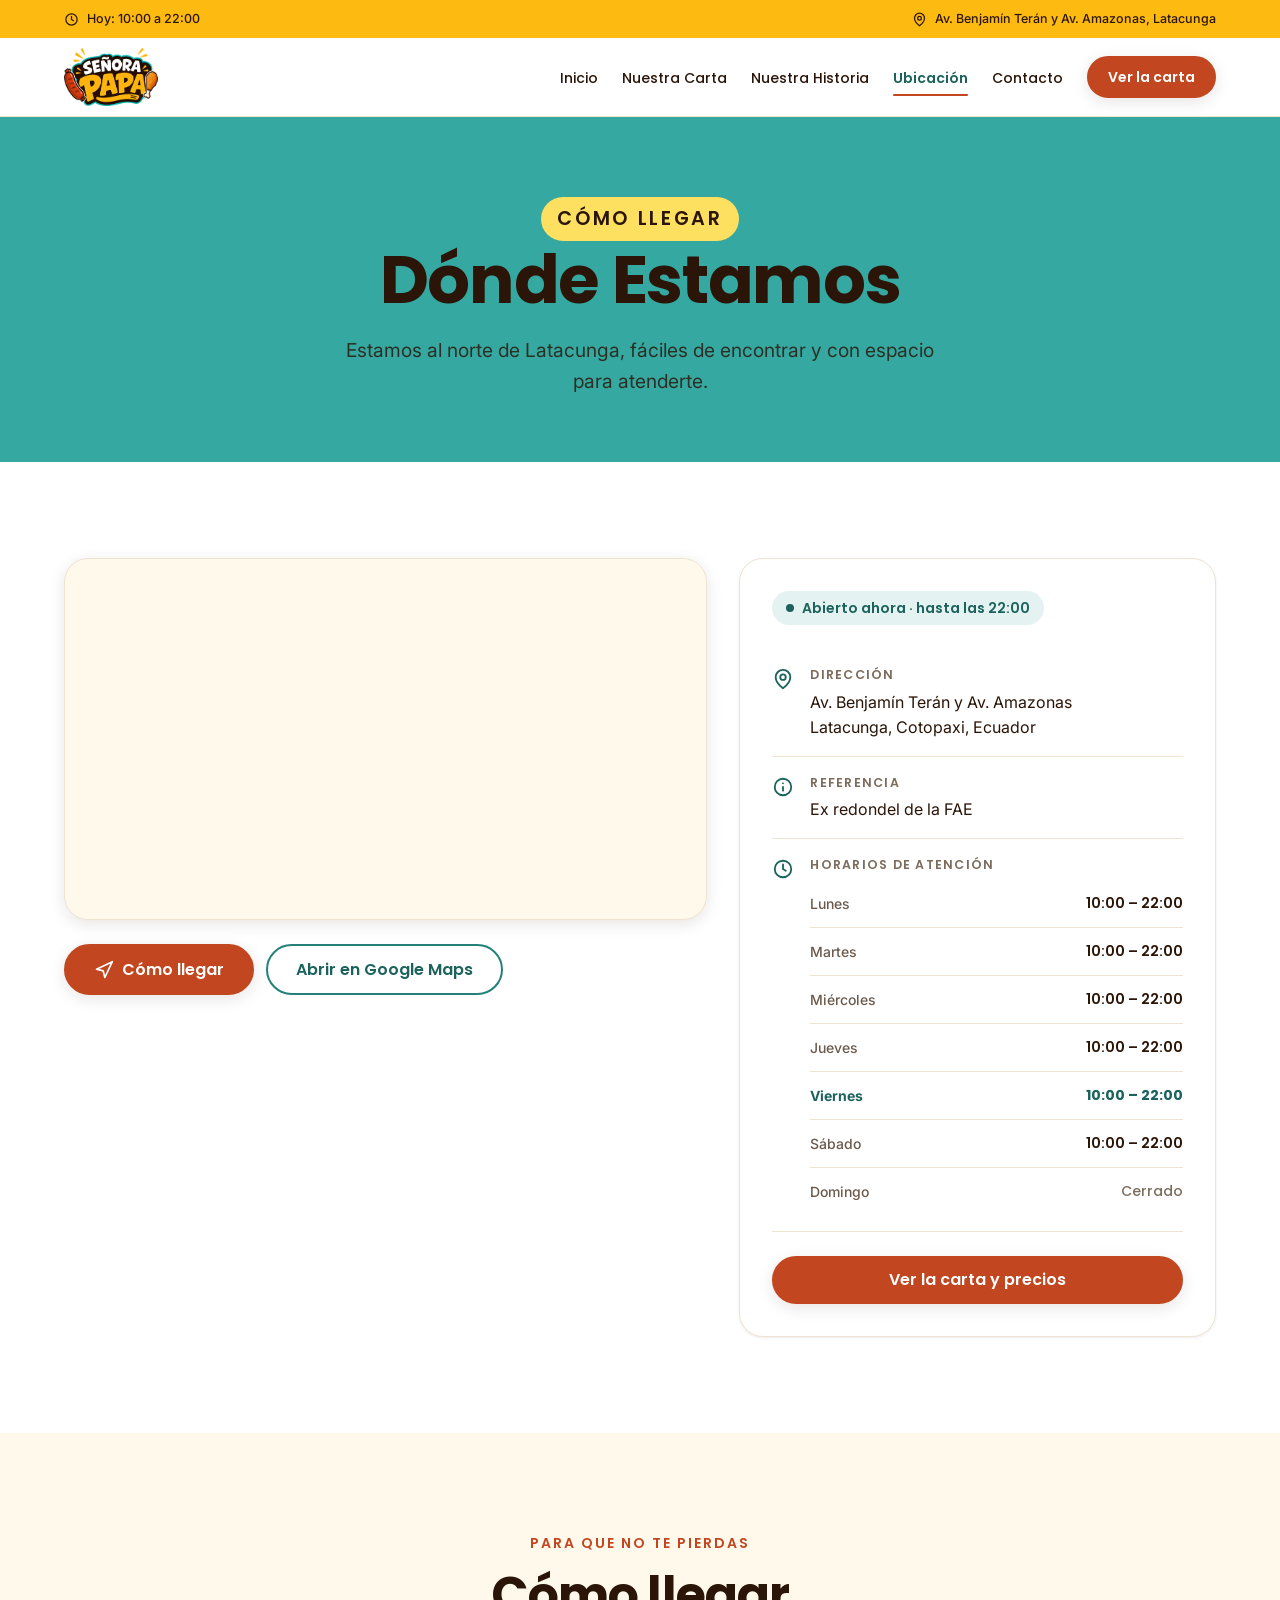
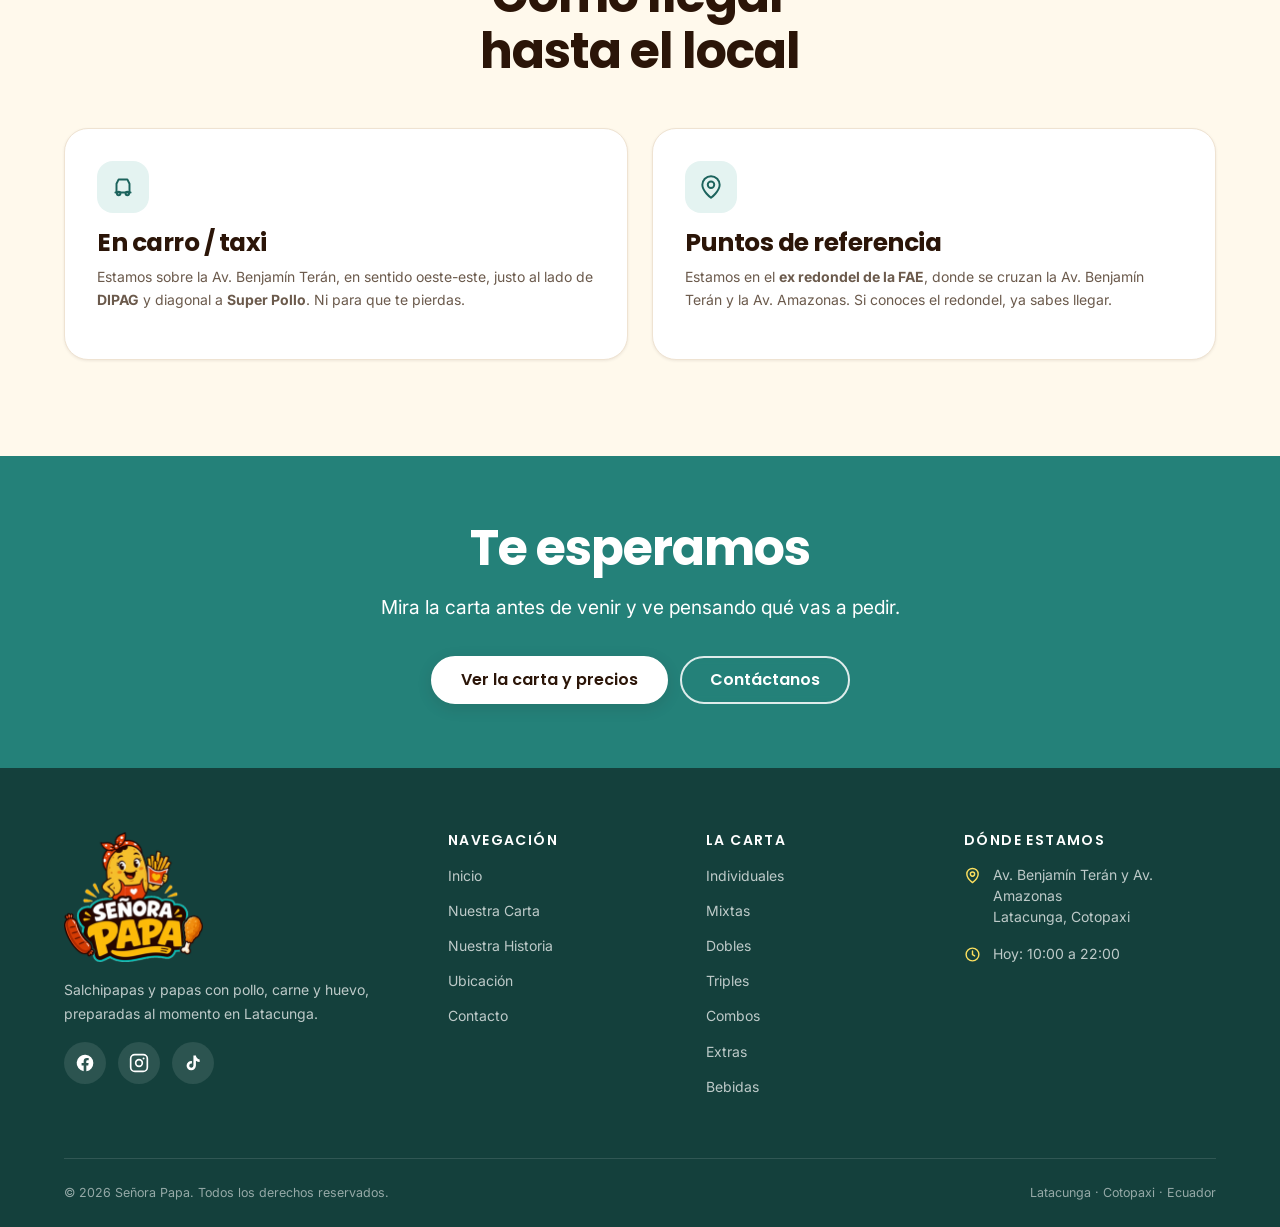
<file: sitio/ubicacion.html>
<!DOCTYPE html>
<html lang="es-EC">

<head>
  <meta charset="UTF-8">
  <meta name="viewport" content="width=device-width, initial-scale=1.0">

  <!--
  ============================================================================
  UBICACIÓN
  ----------------------------------------------------------------------------
  EL MAPA YA ESTÁ EN LA UBICACIÓN REAL

  Coordenadas del local:  -0.925556, -78.620611
  (equivalen a  0°55'32.0"S  78°37'14.2"W)

  Están puestas en tres lugares de este archivo y en index.html:
   * el mapa incrustado (el <iframe>)
   * el botón "Cómo llegar"
   * el botón "Abrir en Google Maps"
   * el bloque de datos para Google, al final de este archivo

  MEJORA RECOMENDADA: registrar el local en Google Business
  Ahora el mapa muestra un pin simple. Si se registra el negocio gratis en
  https://business.google.com , el mapa pasa a mostrar el nombre "Señora Papa",
  las fotos, los horarios y las reseñas. Además es lo que hace que el negocio
  aparezca cuando alguien busca "salchipapas Latacunga" desde el celular, que
  es de lejos lo que más clientes nuevos trae.

  Una vez registrado: Google Maps > buscar el local > Compartir > "Insertar un
  mapa" > COPIAR HTML, y reemplazar el <iframe> marcado más abajo con
  <<< AQUÍ VA EL MAPA >>>  (acuérdate de dejarle  loading="lazy").

  PENDIENTE TODAVÍA:
   * Los horarios se cambian en  js/principal.js  Y en la tabla de esta página.
  ============================================================================
-->

  <title>Dónde Estamos | Señora Papa Latacunga</title>
  <meta name="description"
    content="Estamos en la Av. Benjamín Terán y Av. Amazonas, en el ex redondel de la FAE, Latacunga. Mapa, horarios de atención y cómo llegar. Abierto de lunes a sábado, de 10:00 a 22:00.">

  <link rel="canonical" href="https://senorapapa.com/ubicacion">

  <meta property="og:type" content="website">
  <meta property="og:locale" content="es_EC">
  <meta property="og:site_name" content="Señora Papa">
  <meta property="og:title" content="Dónde Estamos | Señora Papa Latacunga">
  <meta property="og:description" content="Mapa, horarios y cómo llegar a nuestro local en Latacunga.">
  <meta property="og:image" content="https://senorapapa.com/assets/imagenes/compartir.jpg">
  <meta property="og:url" content="https://senorapapa.com/ubicacion">
  <meta name="twitter:card" content="summary_large_image">

  <meta name="theme-color" content="#35A9A1">

  <link rel="icon" href="assets/iconos/favicon-32.png" sizes="32x32" type="image/png">
  <link rel="icon" href="assets/iconos/favicon-192.png" sizes="192x192" type="image/png">
  <link rel="apple-touch-icon" href="assets/iconos/apple-touch-icon.png">
  <link rel="manifest" href="site.webmanifest">

  <link rel="preconnect" href="https://fonts.googleapis.com">
  <link rel="preconnect" href="https://fonts.gstatic.com" crossorigin>
  <link rel="stylesheet"
    href="https://fonts.googleapis.com/css2?family=Inter:wght@400;500&family=Poppins:wght@600;700&display=swap">
  <link rel="stylesheet" href="css/estilos.css">
</head>

<body>

  <a class="saltar-al-contenido" href="#contenido">Saltar al contenido</a>

  <!-- ===================== INICIO BARRA SUPERIOR ===================== -->
  <div class="barra-superior">
    <div class="contenedor barra-superior__interior">
      <span class="barra-superior__item">
        <svg viewBox="0 0 24 24" fill="none" stroke="currentColor" stroke-width="2" stroke-linecap="round"
          aria-hidden="true">
          <circle cx="12" cy="12" r="9" />
          <path d="M12 7v5l3 2" />
        </svg>
        <span data-horario-hoy>Lunes a sábado de 10:00 a 22:00</span>
      </span>
      <span class="barra-superior__item barra-superior__item--secundario">
        <svg viewBox="0 0 24 24" fill="none" stroke="currentColor" stroke-width="2" stroke-linecap="round"
          stroke-linejoin="round" aria-hidden="true">
          <path d="M20 10c0 6-8 12-8 12s-8-6-8-12a8 8 0 0 1 16 0z" />
          <circle cx="12" cy="10" r="3" />
        </svg>
        Av. Benjamín Terán y Av. Amazonas, Latacunga
      </span>
    </div>
  </div>
  <!-- ====================== FIN BARRA SUPERIOR ======================= -->

  <!-- ======================= INICIO ENCABEZADO ======================= -->
  <header class="encabezado">
    <div class="contenedor encabezado__interior">

      <a class="logo" href="index.html">
        <img src="assets/imagenes/logo/logo-nombre.png" alt="Señora Papa" width="259" height="160">
        <span class="logo__texto" hidden>Señora<span> Papa</span></span>
      </a>

      <button class="menu-boton" type="button" aria-expanded="false" aria-controls="nav-principal"
        aria-label="Abrir menú de navegación">
        <span class="menu-boton__barras"></span>
      </button>

      <nav class="nav" id="nav-principal" aria-label="Navegación principal">
        <ul class="nav__lista">
          <li><a class="nav__enlace" href="index.html">Inicio</a></li>
          <li><a class="nav__enlace" href="menu.html">Nuestra Carta</a></li>
          <li><a class="nav__enlace" href="historia.html">Nuestra Historia</a></li>
          <li><a class="nav__enlace" href="ubicacion.html" aria-current="page">Ubicación</a></li>
          <li><a class="nav__enlace" href="contacto.html">Contacto</a></li>
        </ul>
        <a class="boton boton--principal boton--sm" href="menu.html">Ver la carta</a>
      </nav>

    </div>
  </header>
  <!-- ======================== FIN ENCABEZADO ========================= -->

  <main id="contenido">

    <!-- ===================== ENCABEZADO DE PÁGINA =================== -->
    <section class="hero-pagina">
      <div class="contenedor hero-pagina__contenido">
        <p class="eyebrow">Cómo llegar</p>
        <h1>Dónde Estamos</h1>
        <p>Estamos al norte de Latacunga, fáciles de encontrar y con espacio para atenderte.</p>
      </div>
    </section>

    <!-- ==================== MAPA Y DATOS DEL LOCAL ================== -->
    <section class="seccion">
      <div class="contenedor">
        <div class="ubicacion-layout">

          <!-- ----------------------- EL MAPA ----------------------- -->
          <div>
            <div class="mapa">
              <!-- ============ <<< AQUÍ VA EL MAPA >>> ============
                 Ya apunta a las coordenadas reales del local.
                 Cuando el negocio esté registrado en Google Business,
                 reemplaza este iframe por el que da Google (Compartir >
                 Insertar un mapa > COPIAR HTML) para que el mapa muestre
                 el nombre, las fotos y las reseñas del local.
                 Acuérdate de dejarle  loading="lazy".
                 ================================================== -->
              <iframe src="https://www.google.com/maps?q=-0.925556,-78.620611&z=17&hl=es&output=embed"
                title="Mapa con la ubicación de Señora Papa en Latacunga" loading="lazy"
                referrerpolicy="no-referrer-when-downgrade" allowfullscreen></iframe>
            </div>

            <div class="acciones" style="margin-top: var(--espacio-5);">
              <!-- Al tocarlo en el celular, abre directamente la app de Google Maps
                 con la ruta desde donde esté la persona -->
              <a class="boton boton--principal"
                href="https://www.google.com/maps/dir/?api=1&destination=-0.925556%2C-78.620611" target="_blank"
                rel="noopener">
                <svg class="boton__icono" viewBox="0 0 24 24" fill="none" stroke="currentColor" stroke-width="2"
                  stroke-linecap="round" stroke-linejoin="round" aria-hidden="true">
                  <path d="M3 11l19-9-9 19-2-8-8-2z" />
                </svg>
                Cómo llegar
              </a>
              <a class="boton boton--secundario"
                href="https://www.google.com/maps/search/?api=1&query=-0.925556%2C-78.620611" target="_blank"
                rel="noopener">
                Abrir en Google Maps
              </a>
            </div>
          </div>

          <!-- --------------------- LOS DATOS ----------------------- -->
          <div class="panel-datos">

            <p style="margin-bottom: var(--espacio-5);"><span data-estado>Consultando horario…</span></p>

            <div class="dato">
              <svg class="dato__icono" viewBox="0 0 24 24" fill="none" stroke="currentColor" stroke-width="2"
                stroke-linecap="round" stroke-linejoin="round" aria-hidden="true">
                <path d="M20 10c0 6-8 12-8 12s-8-6-8-12a8 8 0 0 1 16 0z" />
                <circle cx="12" cy="10" r="3" />
              </svg>
              <div>
                <p class="dato__etiqueta">Dirección</p>
                <p class="dato__valor">
                  Av. Benjamín Terán y Av. Amazonas<br>
                  Latacunga, Cotopaxi, Ecuador
                </p>
              </div>
            </div>

            <div class="dato">
              <svg class="dato__icono" viewBox="0 0 24 24" fill="none" stroke="currentColor" stroke-width="2"
                stroke-linecap="round" stroke-linejoin="round" aria-hidden="true">
                <circle cx="12" cy="12" r="9" />
                <path d="M12 16v-4M12 8h.01" />
              </svg>
              <div>
                <p class="dato__etiqueta">Referencia</p>
                <p class="dato__valor">Ex redondel de la FAE</p>
              </div>
            </div>

            <div class="dato">
              <svg class="dato__icono" viewBox="0 0 24 24" fill="none" stroke="currentColor" stroke-width="2"
                stroke-linecap="round" aria-hidden="true">
                <circle cx="12" cy="12" r="9" />
                <path d="M12 7v5l3 2" />
              </svg>
              <div style="flex-grow: 1;">
                <p class="dato__etiqueta">Horarios de atención</p>

                <!-- La fila del día de hoy se resalta sola. Para cambiar los
                   horarios hay que editarlos también en js/principal.js -->
                <table class="horarios">
                  <tbody>
                    <tr data-dia="lunes">
                      <th scope="row">Lunes</th>
                      <td>10:00 – 22:00</td>
                    </tr>
                    <tr data-dia="martes">
                      <th scope="row">Martes</th>
                      <td>10:00 – 22:00</td>
                    </tr>
                    <tr data-dia="miercoles">
                      <th scope="row">Miércoles</th>
                      <td>10:00 – 22:00</td>
                    </tr>
                    <tr data-dia="jueves">
                      <th scope="row">Jueves</th>
                      <td>10:00 – 22:00</td>
                    </tr>
                    <tr data-dia="viernes">
                      <th scope="row">Viernes</th>
                      <td>10:00 – 22:00</td>
                    </tr>
                    <tr data-dia="sabado">
                      <th scope="row">Sábado</th>
                      <td>10:00 – 22:00</td>
                    </tr>
                    <tr data-dia="domingo">
                      <th scope="row">Domingo</th>
                      <td class="cerrado">Cerrado</td>
                    </tr>
                  </tbody>
                </table>
              </div>
            </div>

            <div style="margin-top: var(--espacio-5);">
              <a class="boton boton--principal boton--bloque" href="menu.html">Ver la carta y precios</a>
            </div>

          </div>

        </div>
      </div>
    </section>

    <!-- ======================= CÓMO LLEGAR ========================== -->
    <section class="seccion seccion--crema">
      <div class="contenedor">

        <div class="seccion__encabezado">
          <p class="eyebrow">Para que no te pierdas</p>
          <h2>Cómo llegar hasta el local</h2>
        </div>

        <div class="rejilla rejilla--2">

          <div class="tarjeta-info">
            <span class="tarjeta-info__icono">
              <svg viewBox="0 0 24 24" fill="none" stroke="currentColor" stroke-width="1.8" stroke-linecap="round"
                stroke-linejoin="round" aria-hidden="true">
                <path d="M5 17h14M6 17V9l2-4h8l2 4v8" />
                <circle cx="8" cy="18" r="1.6" />
                <circle cx="16" cy="18" r="1.6" />
              </svg>
            </span>
            <h3>En carro / taxi</h3>
            <p>Estamos sobre la Av. Benjamín Terán, en sentido oeste-este, justo al lado de <strong>DIPAG</strong> y
              diagonal a <strong>Super Pollo</strong>. Ni para que te pierdas.</p>
          </div>

          <div class="tarjeta-info">
            <span class="tarjeta-info__icono">
              <svg viewBox="0 0 24 24" fill="none" stroke="currentColor" stroke-width="1.8" stroke-linecap="round"
                stroke-linejoin="round" aria-hidden="true">
                <path d="M20 10c0 6-8 12-8 12s-8-6-8-12a8 8 0 0 1 16 0z" />
                <circle cx="12" cy="10" r="3" />
              </svg>
            </span>
            <h3>Puntos de referencia</h3>
            <p>Estamos en el <strong>ex redondel de la FAE</strong>, donde se cruzan la Av. Benjamín Terán y la Av.
              Amazonas. Si conoces el redondel, ya sabes llegar.</p>
          </div>

        </div>
      </div>
    </section>

    <!-- ====================== LLAMADA FINAL ========================= -->
    <section class="franja-cta">
      <div class="contenedor">
        <h2>Te esperamos</h2>
        <p>Mira la carta antes de venir y ve pensando qué vas a pedir.</p>
        <div class="acciones acciones--centrado">
          <a class="boton boton--claro" href="menu.html">Ver la carta y precios</a>
          <a class="boton boton--fantasma" href="contacto.html">Contáctanos</a>
        </div>
      </div>
    </section>

  </main>

  <!-- ========================= INICIO PIE =========================== -->
  <footer class="pie">
    <div class="contenedor">
      <div class="pie__rejilla">

        <div class="pie__logo">
          <img src="assets/imagenes/logo/logo-completo.png" alt="Señora Papa" width="280" height="262" loading="lazy">
          <p class="pie__descripcion">Salchipapas y papas con pollo, carne y huevo, preparadas al momento en Latacunga.
          </p>
          <div class="redes">
            <a href="https://www.facebook.com/people/Se%C3%B1ora-Papa/61593310995960/" aria-label="Facebook"
              target="_blank" rel="noopener">
              <svg viewBox="0 0 24 24" fill="currentColor" aria-hidden="true">
                <path
                  d="M22 12a10 10 0 1 0-11.6 9.9v-7H7.9V12h2.5V9.8c0-2.5 1.5-3.9 3.8-3.9 1.1 0 2.2.2 2.2.2v2.5h-1.3c-1.2 0-1.6.8-1.6 1.6V12h2.8l-.4 2.9h-2.3v7A10 10 0 0 0 22 12z" />
              </svg>
            </a>
            <a href="https://www.instagram.com/senora.papa.latacunga" aria-label="Instagram" target="_blank"
              rel="noopener">
              <svg viewBox="0 0 24 24" fill="none" stroke="currentColor" stroke-width="2" aria-hidden="true">
                <rect x="2" y="2" width="20" height="20" rx="5" />
                <circle cx="12" cy="12" r="4" />
                <circle cx="17.5" cy="6.5" r="1.2" fill="currentColor" stroke="none" />
              </svg>
            </a>
            <a href="https://tiktok.com/@senora.papa" aria-label="TikTok" target="_blank" rel="noopener">
              <svg viewBox="0 0 24 24" fill="currentColor" aria-hidden="true">
                <path
                  d="M16.6 5.8a4.9 4.9 0 0 1-1.1-2.8h-3v12.1a2.5 2.5 0 1 1-1.8-2.4V9.6a5.6 5.6 0 1 0 4.8 5.5V9.4a7.9 7.9 0 0 0 4.5 1.4V7.8a4.8 4.8 0 0 1-3.4-2z" />
              </svg>
            </a>
          </div>
        </div>

        <div>
          <h3 class="pie__titulo">Navegación</h3>
          <ul class="pie__lista">
            <li><a href="index.html">Inicio</a></li>
            <li><a href="menu.html">Nuestra Carta</a></li>
            <li><a href="historia.html">Nuestra Historia</a></li>
            <li><a href="ubicacion.html">Ubicación</a></li>
            <li><a href="contacto.html">Contacto</a></li>
          </ul>
        </div>

        <div>
          <h3 class="pie__titulo">La Carta</h3>
          <ul class="pie__lista">
            <li><a href="menu.html#individuales">Individuales</a></li>
            <li><a href="menu.html#mixtas">Mixtas</a></li>
            <li><a href="menu.html#dobles">Dobles</a></li>
            <li><a href="menu.html#triples">Triples</a></li>
            <li><a href="menu.html#combos">Combos</a></li>
            <li><a href="menu.html#extras">Extras</a></li>
            <li><a href="menu.html#bebidas">Bebidas</a></li>
          </ul>
        </div>

        <div>
          <h3 class="pie__titulo">Dónde estamos</h3>
          <ul class="pie__lista pie__contacto">
            <li>
              <svg viewBox="0 0 24 24" fill="none" stroke="currentColor" stroke-width="2" stroke-linecap="round"
                stroke-linejoin="round" aria-hidden="true">
                <path d="M20 10c0 6-8 12-8 12s-8-6-8-12a8 8 0 0 1 16 0z" />
                <circle cx="12" cy="10" r="3" />
              </svg>
              <span>Av. Benjamín Terán y Av. Amazonas<br>Latacunga, Cotopaxi</span>
            </li>
            <li>
              <svg viewBox="0 0 24 24" fill="none" stroke="currentColor" stroke-width="2" stroke-linecap="round"
                aria-hidden="true">
                <circle cx="12" cy="12" r="9" />
                <path d="M12 7v5l3 2" />
              </svg>
              <span data-horario-hoy>Lunes a sábado de 10:00 a 22:00</span>
            </li>
          </ul>
        </div>

      </div>

      <div class="pie__final">
        <p>&copy; <span data-anio>2026</span> Señora Papa. Todos los derechos reservados.</p>
        <p>Latacunga · Cotopaxi · Ecuador</p>
      </div>
    </div>
  </footer>
  <!-- ========================== FIN PIE ============================= -->

  <!--
  ============================================================================
  DATOS ESTRUCTURADOS PARA GOOGLE
  ----------------------------------------------------------------------------
  Este bloque no se ve en la página. Le dice a Google que esto es un
  restaurante, dónde queda y a qué hora abre. Es lo que hace que el negocio
  aparezca en el recuadro del costado y en el mapa cuando alguien busca
  "salchipapas Latacunga" desde el celular.

  HAY QUE ACTUALIZAR: name, streetAddress, telephone, email, las coordenadas
  (latitude / longitude), los horarios y los enlaces de redes sociales.

  Para verificar que quedó bien:  https://search.google.com/test/rich-results
  ============================================================================
-->
  <script type="application/ld+json">
{
  "@context": "https://schema.org",
  "@type": "Restaurant",
  "name": "Señora Papa",
  "description": "Salchipapería en Latacunga: papa frita al momento con pollo, carne, salchicha y huevo. Mixtas, dobles, triples y combos desde $1,00.",
  "image": "https://senorapapa.com/assets/imagenes/compartir.jpg",
  "logo": "https://senorapapa.com/assets/imagenes/logo/logo.png",
  "url": "https://senorapapa.com/",
  "priceRange": "$$",
  "servesCuisine": ["Comida rápida", "Salchipapas", "Comida ecuatoriana"],
  "currenciesAccepted": "USD",
  "hasMenu": "https://senorapapa.com/menu",
  "address": {
    "@type": "PostalAddress",
    "streetAddress": "Av. Benjamín Terán y Av. Amazonas",
    "addressLocality": "Latacunga",
    "addressRegion": "Cotopaxi",
    "addressCountry": "EC"
  },
  "geo": {
    "@type": "GeoCoordinates",
    "latitude": -0.925556,
    "longitude": -78.620611
  },
  "openingHoursSpecification": [
    {
      "@type": "OpeningHoursSpecification",
      "dayOfWeek": ["Monday", "Tuesday", "Wednesday", "Thursday",
                    "Friday", "Saturday"],
      "opens": "10:00",
      "closes": "22:00"
    }
  ],
  "sameAs": [
    "https://www.facebook.com/people/Se%C3%B1ora-Papa/61593310995960/",
    "https://www.instagram.com/senora.papa.latacunga",
    "https://tiktok.com/@senora.papa"
  ]
}
</script>

  <script src="js/principal.js" defer></script>
</body>

</html>
</file>
<file: sitio/css/estilos.css>
/* ==========================================================================
   ESTILOS DEL SITIO
   --------------------------------------------------------------------------
   ÍNDICE
     1. Variables (colores, tipografía, espacios)   <- AQUÍ SE CAMBIAN COLORES
     2. Reset y base
     3. Tipografía
     4. Layout (contenedor, secciones)
     5. Botones
     6. Tarjetas
     7. Encabezado y navegación
     8. Hero (portada rotativa)
     9. Página: Inicio
    10. Página: Nuestra Carta
    11. Página: Nuestra Historia
    12. Página: Ubicación
    13. Página: Contacto
    14. Pie de página
    15. Accesibilidad y movimiento reducido
    16. Impresión
   ========================================================================== */


/* ==========================================================================
   1. VARIABLES
   --------------------------------------------------------------------------
   PARA CAMBIAR LOS COLORES DEL SITIO ENTERO, EDITA SOLO ESTE BLOQUE.
   Los colores están tomados del menú impreso y del logo. Si algún día se
   rediseña el menú, hay que volver a tomarlos desde el archivo nuevo.
   ========================================================================== */

:root {

  /* --- Colores de marca --------------------------------------------------
     LOS COLORES SALEN DEL MENÚ IMPRESO Y DEL LOGO.
     El menú usa un sistema muy claro, y la página lo repite igual:

        TURQUESA  = el fondo, la base sobre la que se apoya todo
        NARANJA   = los títulos de categoría y las burbujas de precio
        AMARILLO  = los paneles y los detalles que resaltan
        CAFÉ      = el texto

     Por eso el turquesa manda en el sitio (pie de página, franjas, íconos)
     y el naranja es el que llama la atención (precios y botones).      */

  /* ===== PRIMARIO: el turquesa =========================================
     Es el color principal de la marca. Es el de las franjas de título de
     todas las páginas y el fondo de la sección de categorías.          */
  --color-marca:          #35A9A1;  /* EL COLOR PRINCIPAL.
                                       Franjas de título y fondos.        */
  --color-marca-oscuro:   #248179;  /* Más oscuro, para que el texto
                                       blanco encima sí se lea.           */
  --color-marca-texto:    #1C635D;  /* Turquesa como TEXTO sobre blanco.  */
  --color-marca-suave:    #E4F3F1;  /* Tinte clarito: fondos de íconos y
                                       de secciones alternas.             */
  --color-marca-profundo: #14403C;  /* Turquesa casi negro: pie de página
                                       y velos encima de las fotos.       */

  /* ===== SECUNDARIO: el naranja ========================================
     Da variedad. Se usa en rellenos (etiquetas, burbujas) SIEMPRE con
     texto oscuro encima, y en una versión más oscura para los precios
     y los botones, donde el texto va en blanco.                       */
  --color-naranja:        #E5901E;  /* El naranja de la paleta. Rellenos
                                       decorativos, con texto oscuro.     */
  --color-naranja-texto:  #C24720;  /* Precios, botones y títulos. Es el
                                       naranja rojizo de las burbujas de
                                       precio del menú impreso, y sí
                                       aguanta texto blanco a 16px.       */
  --color-naranja-oscuro: #A93B15;  /* Hover de los botones naranjas.     */
  --color-naranja-suave:  #FBEBE3;

  /* ===== TERCIARIO: el amarillo ========================================
     El de los paneles del menú y de la palabra "PAPA".
     OJO: el amarillo SIEMPRE lleva texto oscuro encima. Con texto
     blanco no se lee.                                                 */
  --color-acento:         #FDE05F;
  --color-acento-oscuro:  #E9C42A;
  --color-acento-suave:   #FEF7D8;

  /* El amarillo dorado de la palabra "PAPA" del logo. Es más intenso que el
     amarillo de los paneles del menú. Se usa en la barra de arriba del
     sitio. Como todo amarillo, siempre con texto oscuro encima. */
  --color-amarillo-logo:  #FDBA11;

  /* --- Neutros -----------------------------------------------------------
     No son grises: son cafés, del mismo tono del texto del menú y del
     contorno del logo. Eso es lo que mantiene el sitio cálido aunque el
     color principal sea frío.                                          */

  --color-carbon:        #2B1508;  /* Texto principal                     */
  --color-gris:          #6B5A4C;  /* Texto secundario, descripciones     */
  --color-gris-claro:    #7C6C5C;  /* Texto muy secundario. Más claro no:
                                       baja de 4,5 de contraste.          */
  --color-crema:         #FFF9EC;  /* Fondo de secciones alternas         */
  --color-borde:         #EFE3D2;  /* Líneas y bordes                     */
  --color-blanco:        #FFFFFF;
  --color-oscuro:        #14403C;  /* Pie de página y velos sobre fotos.  */

  /* --- Tipografía -------------------------------------------------------- */
  --fuente-titulo: 'Poppins', 'Segoe UI', system-ui, sans-serif;
  --fuente-texto:  'Inter', 'Segoe UI', system-ui, sans-serif;

  /* Escala fluida: los tamaños se ajustan solos entre celular y escritorio */
  --texto-xs:   0.78rem;
  --texto-sm:   0.875rem;
  --texto-base: 1rem;
  --texto-lg:   clamp(1.05rem, 0.99rem + 0.30vw, 1.20rem);
  --texto-xl:   clamp(1.25rem, 1.14rem + 0.55vw, 1.55rem);
  --texto-2xl:  clamp(1.55rem, 1.34rem + 1.05vw, 2.15rem);
  --texto-3xl:  clamp(1.95rem, 1.55rem + 2.00vw, 3.05rem);
  --texto-4xl:  clamp(2.35rem, 1.60rem + 3.75vw, 4.20rem);

  /* --- Espacios ---------------------------------------------------------- */
  --espacio-1: 0.25rem;
  --espacio-2: 0.5rem;
  --espacio-3: 0.75rem;
  --espacio-4: 1rem;
  --espacio-5: 1.5rem;
  --espacio-6: 2rem;
  --espacio-7: 3rem;
  --espacio-8: 4rem;
  --espacio-9: 6rem;

  /* --- Bordes redondeados ------------------------------------------------
     Bien redondeados a propósito: el logo es de trazo grueso y curvo, así
     que las esquinas suaves lo acompañan mejor que las rectas.        */
  --radio-sm:   10px;
  --radio-md:   16px;
  --radio-lg:   24px;
  --radio-xl:   32px;
  --radio-full: 999px;

  /* --- Sombras -----------------------------------------------------------
     Llevan el mismo café del logo en vez de negro puro: se ven cálidas. */
  --sombra-sm: 0 1px 3px rgba(43, 15, 1, 0.08);
  --sombra-md: 0 4px 16px rgba(43, 15, 1, 0.11);
  --sombra-lg: 0 12px 32px rgba(43, 15, 1, 0.15);
  --sombra-xl: 0 24px 60px rgba(43, 15, 1, 0.20);

  /* --- Otros ------------------------------------------------------------- */
  --ancho-max:   1200px;
  --transicion:  200ms ease;
  --alto-header: 78px;
}


/* ==========================================================================
   2. RESET Y BASE
   ========================================================================== */

*,
*::before,
*::after { box-sizing: border-box; }

* { margin: 0; }

html {
  scroll-behavior: smooth;
  /* Deja espacio arriba al saltar a una sección, para que el encabezado
     fijo no tape el título */
  scroll-padding-top: calc(var(--alto-header) + var(--espacio-4));
  -webkit-text-size-adjust: 100%;
}

body {
  font-family: var(--fuente-texto);
  font-size: var(--texto-base);
  line-height: 1.65;
  color: var(--color-carbon);
  background-color: var(--color-blanco);
  -webkit-font-smoothing: antialiased;
  overflow-x: hidden;
}

img,
picture,
video,
iframe {
  display: block;
  max-width: 100%;
  height: auto;
}

input,
button,
textarea,
select { font: inherit; color: inherit; }

a { color: var(--color-marca-texto); }

ul, ol { padding: 0; list-style: none; }


/* ==========================================================================
   3. TIPOGRAFÍA
   ========================================================================== */

h1, h2, h3, h4 {
  font-family: var(--fuente-titulo);
  font-weight: 700;
  line-height: 1.15;
  letter-spacing: -0.02em;
  text-wrap: balance;      /* evita que quede una palabra sola en la última línea */
}

h1 { font-size: var(--texto-4xl); }
h2 { font-size: var(--texto-3xl); }
h3 { font-size: var(--texto-xl); }
h4 { font-size: var(--texto-lg); }

p { text-wrap: pretty; }

/* Etiqueta pequeña que va ARRIBA de los títulos de sección */
.eyebrow {
  display: inline-block;
  font-family: var(--fuente-titulo);
  font-size: var(--texto-sm);
  font-weight: 600;
  letter-spacing: 0.14em;
  text-transform: uppercase;
  color: var(--color-naranja-texto);
  margin-bottom: var(--espacio-3);
}

.subtitulo {
  font-size: var(--texto-lg);
  color: var(--color-gris);
  max-width: 60ch;
}


/* ==========================================================================
   4. LAYOUT
   ========================================================================== */

.contenedor {
  width: 100%;
  max-width: var(--ancho-max);
  margin-inline: auto;
  padding-inline: var(--espacio-5);
}

.seccion { padding-block: var(--espacio-8); }

@media (min-width: 900px) {
  .seccion { padding-block: var(--espacio-9); }
}

.seccion--crema { background-color: var(--color-crema); }

/* Fondo turquesa, igual que el del menú impreso: las tarjetas van encima.
   OJO: el texto encima va OSCURO, no blanco. El blanco sobre este turquesa
   no alcanza el contraste mínimo para leerse bien. */
.seccion--marca { background-color: var(--color-marca); }
.seccion--marca .subtitulo { color: rgba(43, 21, 8, 0.80); }
.seccion--marca .eyebrow   { color: var(--color-carbon); }

.seccion--oscura {
  background-color: var(--color-oscuro);
  color: var(--color-blanco);
}
.seccion--oscura .subtitulo { color: rgba(255, 255, 255, 0.72); }
.seccion--oscura .eyebrow   { color: var(--color-acento); }

.seccion__encabezado {
  text-align: center;
  max-width: 62ch;
  margin-inline: auto;
  margin-bottom: var(--espacio-7);
}
.seccion__encabezado .subtitulo { margin-inline: auto; margin-top: var(--espacio-3); }

/* Rejillas reutilizables */
.rejilla { display: grid; gap: var(--espacio-5); }

.rejilla--2 { grid-template-columns: repeat(auto-fit, minmax(280px, 1fr)); }
/* 280px hace que en escritorio entren exactamente 3 columnas: 6 tarjetas
   quedan en una cuadrícula pareja de 3x2 en vez de 4 arriba y 2 sueltas */
.rejilla--3 { grid-template-columns: repeat(auto-fill, minmax(280px, 1fr)); }
.rejilla--4 { grid-template-columns: repeat(auto-fill, minmax(220px, 1fr)); }


/* ==========================================================================
   5. BOTONES
   ========================================================================== */

.boton {
  display: inline-flex;
  align-items: center;
  justify-content: center;
  gap: var(--espacio-2);
  padding: 0.85rem 1.75rem;
  min-height: 48px;                      /* cómodo de tocar en el celular */
  font-family: var(--fuente-titulo);
  font-size: var(--texto-base);
  font-weight: 600;
  line-height: 1;
  text-align: center;
  text-decoration: none;
  border: 2px solid transparent;
  border-radius: var(--radio-full);
  cursor: pointer;
  transition: background-color var(--transicion),
              border-color var(--transicion),
              color var(--transicion),
              transform var(--transicion),
              box-shadow var(--transicion);
}

.boton:hover { transform: translateY(-2px); }
.boton:active { transform: translateY(0); }

/* Principal: naranja, igual que las burbujas de precio del menú impreso.
   Es el color que llama a la acción, no el de fondo. */
.boton--principal {
  background-color: var(--color-naranja-texto);
  border-color: var(--color-naranja-texto);
  color: var(--color-blanco);
  box-shadow: var(--sombra-md);
}
.boton--principal:hover {
  background-color: var(--color-naranja-oscuro);
  border-color: var(--color-naranja-oscuro);
  box-shadow: var(--sombra-lg);
}

/* Secundario: solo contorno, en turquesa */
.boton--secundario {
  background-color: transparent;
  border-color: var(--color-marca-oscuro);
  color: var(--color-marca-texto);
}
.boton--secundario:hover {
  background-color: var(--color-marca-oscuro);
  border-color: var(--color-marca-oscuro);
  color: var(--color-blanco);
}

/* Claro: para usar encima de fotos o de fondos oscuros */
.boton--claro {
  background-color: var(--color-blanco);
  border-color: var(--color-blanco);
  color: var(--color-carbon);
  box-shadow: var(--sombra-md);
}
.boton--claro:hover { background-color: var(--color-crema); border-color: var(--color-crema); }

/* Contorno blanco: encima de fotos */
.boton--fantasma {
  background-color: rgba(255, 255, 255, 0.12);
  border-color: rgba(255, 255, 255, 0.85);
  color: var(--color-blanco);
  backdrop-filter: blur(4px);
}
.boton--fantasma:hover {
  background-color: var(--color-blanco);
  border-color: var(--color-blanco);
  color: var(--color-carbon);
}


.boton--bloque { width: 100%; }
.boton--sm { padding: 0.6rem 1.2rem; min-height: 42px; font-size: var(--texto-sm); }

.boton__icono { width: 20px; height: 20px; flex-shrink: 0; }

/* Fila de botones */
.acciones {
  display: flex;
  flex-wrap: wrap;
  gap: var(--espacio-3);
}
.acciones--centrado { justify-content: center; }


/* ==========================================================================
   6. TARJETAS
   ========================================================================== */

/* --- Marco de imagen ------------------------------------------------------
   Todas las fotos van dentro de este marco. Tiene un fondo degradado cálido
   que se ve mientras la foto carga, y que queda visible si la foto todavía
   no ha sido agregada. Así la página nunca se ve rota.                    */

.marco-img {
  position: relative;
  overflow: hidden;
  /* Degradado en los tonos del logo, para que el hueco de una foto que
     falta siga viéndose de la marca y no como un error */
  background: linear-gradient(135deg, #D6EAE7 0%, #B2D8D2 100%);
}

.marco-img > img {
  width: 100%;
  height: 100%;
  object-fit: cover;
  transition: transform 400ms ease;
}

/* Texto de respaldo que aparece si falta la foto.
   La clase .sin-imagen la pone principal.js cuando una foto no carga. */
.marco-img::after {
  content: attr(data-etiqueta);
  position: absolute;
  inset: 0;
  display: none;
  align-items: center;
  justify-content: center;
  padding: var(--espacio-4);
  font-family: var(--fuente-titulo);
  font-size: var(--texto-sm);
  font-weight: 600;
  text-align: center;
  color: #43837C;
}
.marco-img.sin-imagen > img { visibility: hidden; }
.marco-img.sin-imagen::after { display: flex; }

/* Si no se puso etiqueta, no se dibuja el recuadro vacío */
.marco-img[data-etiqueta=""]::after,
.marco-img:not([data-etiqueta])::after { display: none !important; }

/* En las portadas el aviso no se centra: iría justo encima del titular.
   Se manda a la esquina, chiquito, para que se lea el título sin estorbo. */
.hero__slide .marco-img::after,
.hero-pagina .marco-img::after {
  inset: auto 0 0 auto;
  padding: var(--espacio-2) var(--espacio-4);
  font-size: var(--texto-xs);
  font-weight: 500;
  color: rgba(255, 255, 255, 0.55);
  background-color: rgba(23, 12, 1, 0.35);
  border-radius: var(--radio-sm) 0 0 0;
}


/* --- Tarjeta de producto (usada en la carta y en los favoritos) ---------- */

.tarjeta-producto {
  display: flex;
  flex-direction: column;
  background-color: var(--color-blanco);
  border: 1px solid var(--color-borde);
  border-radius: var(--radio-lg);
  overflow: hidden;
  box-shadow: var(--sombra-sm);
  transition: transform var(--transicion), box-shadow var(--transicion);
}

.tarjeta-producto:hover {
  transform: translateY(-4px);
  box-shadow: var(--sombra-lg);
}
.tarjeta-producto:hover .marco-img > img { transform: scale(1.05); }

/* Las fotos de los platos son "packshots": el envase recortado sobre fondo
   blanco. Por eso van CONTENIDAS y no recortadas — con recorte se cortarían
   los bordes del envase. El fondo blanco de la propia imagen rellena el
   marco, así que los costados no se notan.
   Si la foto todavía no existe, la imagen se oculta y queda a la vista el
   fondo turquesa con el nombre del archivo que falta. */
.tarjeta-producto .marco-img { aspect-ratio: 1 / 1; }

.tarjeta-producto .marco-img > img {
  object-fit: contain;
  background-color: var(--color-blanco);
}

.tarjeta-producto__cuerpo {
  display: flex;
  flex-direction: column;
  flex-grow: 1;
  padding: var(--espacio-4) var(--espacio-5) var(--espacio-5);
}

.tarjeta-producto__nombre {
  font-size: var(--texto-lg);
  margin-bottom: var(--espacio-2);
}

.tarjeta-producto__descripcion {
  font-size: var(--texto-sm);
  color: var(--color-gris);
  line-height: 1.55;
  flex-grow: 1;                      /* empuja el precio abajo del todo, para
                                        que todos los precios queden alineados
                                        aunque las descripciones midan distinto */
}

.tarjeta-producto__pie {
  display: flex;
  align-items: center;
  justify-content: space-between;
  gap: var(--espacio-3);
  margin-top: var(--espacio-4);
}

/* El precio: es de las razones principales por las que alguien entra al
   sitio, así que va grande y bien legible. */
.precio {
  display: inline-block;
  padding: 0.3em 0.85em;
  font-family: var(--fuente-titulo);
  font-size: var(--texto-lg);
  font-weight: 700;
  line-height: 1.3;
  color: var(--color-blanco);
  background-color: var(--color-naranja-texto);
  border-radius: var(--radio-full);
  letter-spacing: -0.01em;
  white-space: nowrap;
}

.precio--sm { font-size: var(--texto-base); }

/* Precio sin burbuja, para cuando va sobre un fondo de color */
.precio--plano {
  padding: 0;
  background: none;
  color: var(--color-naranja-texto);
  font-size: var(--texto-xl);
}

.precio__nota {
  display: block;
  font-family: var(--fuente-texto);
  font-size: var(--texto-xs);
  font-weight: 400;
  color: var(--color-gris-claro);
  letter-spacing: 0;
}

/* --- Etiquetas (Nuevo, Más pedido, Picante) ------------------------------ */

.etiqueta {
  display: inline-flex;
  align-items: center;
  gap: 0.3em;
  padding: 0.3rem 0.7rem;
  font-family: var(--fuente-titulo);
  font-size: var(--texto-xs);
  font-weight: 600;
  letter-spacing: 0.04em;
  text-transform: uppercase;
  border-radius: var(--radio-full);
  background-color: var(--color-marca-suave);
  color: var(--color-marca-texto);
  white-space: nowrap;
}

.etiqueta--acento { background-color: var(--color-acento-suave);   color: #7A4E00; }
.etiqueta--fresca { background-color: var(--color-marca-suave); color: var(--color-marca-texto); }

/* Etiqueta flotando sobre la foto */
.etiqueta--flotante {
  position: absolute;
  top: var(--espacio-3);
  left: var(--espacio-3);
  z-index: 1;
  background-color: var(--color-naranja-texto);
  color: var(--color-blanco);
  box-shadow: var(--sombra-md);
}

/* Sobre la foto, las variantes de color mantienen su propio fondo pero
   con el texto café oscuro del logo, que es la combinación de la marca */
.etiqueta--flotante.etiqueta--acento { background-color: var(--color-acento);   color: var(--color-oscuro); }
.etiqueta--flotante.etiqueta--fresca { background-color: var(--color-marca); color: var(--color-oscuro); }


/* --- Tarjeta de categoría (los accesos de la página de inicio) ----------- */

.tarjeta-categoria {
  position: relative;
  display: block;
  aspect-ratio: 1 / 1;
  border-radius: var(--radio-lg);
  overflow: hidden;
  text-decoration: none;
  color: var(--color-blanco);
  box-shadow: var(--sombra-md);
  transition: transform var(--transicion), box-shadow var(--transicion);
}

.tarjeta-categoria:hover {
  transform: translateY(-4px);
  box-shadow: var(--sombra-xl);
}
.tarjeta-categoria:hover img { transform: scale(1.08); }

.tarjeta-categoria .marco-img { position: absolute; inset: 0; }

/* Velo oscuro para que el texto blanco siempre se lea sobre la foto */
.tarjeta-categoria__velo {
  position: absolute;
  inset: 0;
  background: linear-gradient(to top,
              rgba(14, 46, 43, 0.90) 0%,
              rgba(14, 46, 43, 0.38) 45%,
              rgba(14, 46, 43, 0.06) 100%);
}

.tarjeta-categoria__contenido {
  position: absolute;
  inset-inline: 0;
  bottom: 0;
  padding: var(--espacio-5);
}

.tarjeta-categoria__nombre {
  font-family: var(--fuente-titulo);
  font-size: var(--texto-xl);
  font-weight: 700;
  line-height: 1.2;
}

.tarjeta-categoria__flecha {
  display: inline-flex;
  align-items: center;
  gap: var(--espacio-2);
  margin-top: var(--espacio-2);
  font-size: var(--texto-sm);
  font-weight: 500;
  color: var(--color-acento);
}


/* --- Tarjeta de información (contacto, ubicación) ------------------------ */

.tarjeta-info {
  padding: var(--espacio-6);
  background-color: var(--color-blanco);
  border: 1px solid var(--color-borde);
  border-radius: var(--radio-lg);
  box-shadow: var(--sombra-sm);
}

.tarjeta-info__icono {
  display: grid;
  place-items: center;
  width: 52px;
  height: 52px;
  margin-bottom: var(--espacio-4);
  border-radius: var(--radio-md);
  background-color: var(--color-marca-suave);
  color: var(--color-marca-texto);
}
.tarjeta-info__icono svg { width: 26px; height: 26px; }

.tarjeta-info h3 { margin-bottom: var(--espacio-2); }

.tarjeta-info p {
  color: var(--color-gris);
  font-size: var(--texto-sm);
  margin-bottom: var(--espacio-4);
}

.tarjeta-info__dato {
  display: block;
  font-family: var(--fuente-titulo);
  font-size: var(--texto-lg);
  font-weight: 600;
  color: var(--color-carbon);
  text-decoration: none;
  word-break: break-word;
}
.tarjeta-info__dato:hover { color: var(--color-marca-texto); }


/* ==========================================================================
   7. ENCABEZADO Y NAVEGACIÓN
   ========================================================================== */

/* Enlace para saltar directo al contenido (lectores de pantalla y teclado) */
.saltar-al-contenido {
  position: absolute;
  top: -100px;
  left: var(--espacio-4);
  z-index: 200;
  padding: var(--espacio-3) var(--espacio-5);
  background-color: var(--color-marca-oscuro);
  color: var(--color-blanco);
  font-weight: 600;
  border-radius: 0 0 var(--radio-md) var(--radio-md);
  transition: top var(--transicion);
}
.saltar-al-contenido:focus { top: 0; }

/* --- Barra superior ------------------------------------------------------ */
/* Va en el amarillo dorado de la palabra "PAPA" del logo.
   El texto encima va OSCURO: sobre este amarillo, el texto blanco es
   ilegible (1,9 de contraste) y el café oscuro llega a 10,1. */
.barra-superior {
  background-color: var(--color-amarillo-logo);
  color: var(--color-carbon);
  font-size: var(--texto-xs);
  font-weight: 500;
}

.barra-superior__interior {
  display: flex;
  align-items: center;
  justify-content: center;
  gap: var(--espacio-5);
  min-height: 38px;
  padding-block: var(--espacio-2);
  text-align: center;
}

.barra-superior__item {
  display: inline-flex;
  align-items: center;
  gap: var(--espacio-2);
  color: inherit;
  text-decoration: none;
}
.barra-superior__item:hover { color: var(--color-naranja-oscuro); }
.barra-superior__item svg { width: 15px; height: 15px; flex-shrink: 0; }

/* En celular se muestra solo el horario para no amontonar */
.barra-superior__item--secundario { display: none; }

@media (min-width: 640px) {
  .barra-superior__item--secundario { display: inline-flex; }
  .barra-superior__interior { justify-content: space-between; text-align: left; }
}

/* --- Encabezado principal ------------------------------------------------ */
.encabezado {
  position: sticky;
  top: 0;
  z-index: 100;
  background-color: var(--color-blanco);
  border-bottom: 1px solid var(--color-borde);
  transition: box-shadow var(--transicion);
}

/* principal.js agrega esta clase al bajar la página */
.encabezado.desplazado { box-shadow: var(--sombra-md); }

.encabezado__interior {
  display: flex;
  align-items: center;
  justify-content: space-between;
  gap: var(--espacio-4);
  min-height: var(--alto-header);
}

.logo {
  display: flex;
  align-items: center;
  gap: var(--espacio-3);
  text-decoration: none;
  color: var(--color-carbon);
  flex-shrink: 0;
}

.logo img {
  height: 52px;
  width: auto;
  object-fit: contain;
}

@media (min-width: 900px) {
  .logo img { height: 58px; }
}

/* Respaldo por si el archivo del logo todavía no existe: se muestra el
   nombre del negocio escrito. Se oculta solo cuando la imagen carga bien. */
.logo__texto {
  font-family: var(--fuente-titulo);
  font-size: var(--texto-lg);
  font-weight: 700;
  letter-spacing: -0.02em;
  line-height: 1.1;
}
.logo__texto span { color: var(--color-marca-texto); }

/* --- Navegación ---------------------------------------------------------- */
.nav { display: flex; align-items: center; gap: var(--espacio-5); }

.nav__lista {
  display: flex;
  align-items: center;
  gap: var(--espacio-5);
}

.nav__enlace {
  position: relative;
  font-family: var(--fuente-titulo);
  font-size: var(--texto-sm);
  font-weight: 500;
  color: var(--color-carbon);
  text-decoration: none;
  padding-block: var(--espacio-2);
  transition: color var(--transicion);
}

.nav__enlace::after {
  content: '';
  position: absolute;
  left: 0;
  bottom: 0;
  width: 0;
  height: 2px;
  background-color: var(--color-naranja-texto);
  border-radius: 2px;
  transition: width var(--transicion);
}

.nav__enlace:hover { color: var(--color-marca-texto); }
.nav__enlace:hover::after { width: 100%; }

/* Página actual */
.nav__enlace[aria-current="page"] {
  color: var(--color-marca-texto);
  font-weight: 600;
}
.nav__enlace[aria-current="page"]::after { width: 100%; }

/* --- Botón hamburguesa --------------------------------------------------- */
.menu-boton {
  display: grid;
  place-items: center;
  width: 46px;
  height: 46px;
  padding: 0;
  background: transparent;
  border: 1px solid var(--color-borde);
  border-radius: var(--radio-md);
  cursor: pointer;
}

.menu-boton__barras {
  position: relative;
  width: 22px;
  height: 2px;
  background-color: var(--color-carbon);
  border-radius: 2px;
  transition: background-color var(--transicion);
}
.menu-boton__barras::before,
.menu-boton__barras::after {
  content: '';
  position: absolute;
  left: 0;
  width: 22px;
  height: 2px;
  background-color: var(--color-carbon);
  border-radius: 2px;
  transition: transform var(--transicion), top var(--transicion);
}
.menu-boton__barras::before { top: -7px; }
.menu-boton__barras::after  { top: 7px; }

/* Se convierte en una X cuando el menú está abierto */
.menu-boton[aria-expanded="true"] .menu-boton__barras { background-color: transparent; }
.menu-boton[aria-expanded="true"] .menu-boton__barras::before { top: 0; transform: rotate(45deg); }
.menu-boton[aria-expanded="true"] .menu-boton__barras::after  { top: 0; transform: rotate(-45deg); }

/* --- Comportamiento en celular (menos de 900px) -------------------------- */
@media (max-width: 899px) {
  .nav {
    position: fixed;
    inset: 0;
    top: var(--alto-header);
    flex-direction: column;
    justify-content: flex-start;
    gap: 0;
    padding: var(--espacio-6) var(--espacio-5);
    background-color: var(--color-blanco);
    overflow-y: auto;

    /* Cerrado: se desvanece y sube un poco.
       OJO: no se usa translateX(100%) para esconderlo. Al ser un elemento
       "fixed", su marco de referencia es la ventana, así que empujarlo fuera
       por la derecha ensancha la página entera y aparece scroll horizontal
       en el celular. El overflow-x:hidden del body NO recorta elementos
       fixed, por eso hay que esconderlo sin sacarlo de la pantalla. */
    opacity: 0;
    visibility: hidden;
    transform: translateY(-8px);
    transition: opacity 220ms ease, transform 220ms ease, visibility 220ms;
  }

  .nav.abierto {
    opacity: 1;
    visibility: visible;
    transform: translateY(0);
  }

  .nav__lista {
    flex-direction: column;
    align-items: stretch;
    gap: 0;
    width: 100%;
  }

  .nav__lista li { border-bottom: 1px solid var(--color-borde); }

  .nav__enlace {
    display: block;
    padding: var(--espacio-4) 0;
    font-size: var(--texto-lg);
    font-weight: 600;
  }
  .nav__enlace::after { display: none; }

  .nav .boton { margin-top: var(--espacio-6); width: 100%; }

  /* Bloquea el scroll del fondo mientras el menú está abierto */
  body.menu-abierto { overflow: hidden; }
}

@media (min-width: 900px) {
  .menu-boton { display: none; }
}


/* ==========================================================================
   8. HERO (portada rotativa)
   ========================================================================== */

.hero {
  position: relative;
  overflow: hidden;
  background-color: var(--color-oscuro);
}

.hero__pista {
  display: flex;
  transition: transform 550ms cubic-bezier(0.4, 0, 0.2, 1);
}

.hero__slide {
  position: relative;
  flex: 0 0 100%;
  min-height: 480px;
  height: 72vh;
  max-height: 720px;
  display: grid;
  align-items: center;
}

.hero__slide .marco-img { position: absolute; inset: 0; }
.hero__slide .marco-img > img { transition: none; }

/* Velo: sin esto el texto blanco no se lee sobre una foto clara.
   Es más oscuro a la izquierda, que es donde va el texto. */
.hero__velo {
  position: absolute;
  inset: 0;
  /* Oscuro a la izquierda para que el texto blanco se lea, y casi limpio a
     la derecha para que la comida se vea apetitosa y no apagada. */
  background: linear-gradient(to right,
              rgba(14, 46, 43, 0.88) 0%,
              rgba(14, 46, 43, 0.58) 42%,
              rgba(14, 46, 43, 0.12) 100%);
}

@media (max-width: 639px) {
  /* En celular la pantalla es angosta y la portada se recorta por los lados.
     Como la comida esta en el tercio derecho de la imagen, sin esto se
     quedaria fuera del recorte y solo se veria fondo turquesa. */
  .hero__slide .marco-img > img { object-position: 74% center; }

  /* El texto baja a la parte de abajo, que es donde el velo es mas oscuro.
     Asi la comida se ve arriba y el titular se lee sobre el tramo oscuro. */
  .hero__slide { align-items: end; }

  /* En celulares bajitos (360x640) el texto mide más que la portada y el
     botón "Cómo llegar" quedaba cortado debajo de los puntos. Aquí la
     portada conserva su alto de siempre, pero crece si el texto no cabe. */
  .hero__slide {
    height: auto;
    max-height: none;
    min-height: max(480px, min(72vh, 720px));
  }
  /* Deja aire entre los botones y los puntos del carrusel, para que el
     dedo no toque uno queriendo tocar el otro. Lleva .hero__slide delante
     para ganarle a la regla general de .hero__contenido, que va después. */
  .hero__slide .hero__contenido { padding-bottom: var(--espacio-8); }

  /* El velo se pone vertical: oscuro abajo (el texto) y claro arriba */
  .hero__velo {
    background: linear-gradient(to top,
                rgba(14, 46, 43, 0.92) 15%,
                rgba(14, 46, 43, 0.58) 60%,
                rgba(14, 46, 43, 0.38) 100%);
  }
}

.hero__contenido {
  position: relative;
  z-index: 2;
  max-width: 620px;
  padding-block: var(--espacio-7);
  color: var(--color-blanco);
}

.hero__eyebrow {
  display: inline-block;
  padding: 0.35rem 0.9rem;
  margin-bottom: var(--espacio-4);
  font-family: var(--fuente-titulo);
  font-size: var(--texto-xs);
  font-weight: 600;
  letter-spacing: 0.14em;
  text-transform: uppercase;
  color: var(--color-oscuro);
  background-color: var(--color-acento);
  border-radius: var(--radio-full);
}

.hero__titulo {
  margin-bottom: var(--espacio-4);
  text-shadow: 0 2px 20px rgba(0, 0, 0, 0.35);
}

.hero__texto {
  font-size: var(--texto-lg);
  color: rgba(255, 255, 255, 0.90);
  margin-bottom: var(--espacio-6);
  max-width: 46ch;
}

/* --- Flechas ------------------------------------------------------------- */
.hero__flecha {
  position: absolute;
  top: 50%;
  transform: translateY(-50%);
  z-index: 3;
  display: grid;
  place-items: center;
  width: 48px;
  height: 48px;
  background-color: rgba(255, 255, 255, 0.16);
  border: 1px solid rgba(255, 255, 255, 0.45);
  border-radius: 50%;
  color: var(--color-blanco);
  cursor: pointer;
  backdrop-filter: blur(6px);
  transition: background-color var(--transicion);
}
.hero__flecha:hover { background-color: rgba(255, 255, 255, 0.32); }
.hero__flecha svg { width: 22px; height: 22px; }

.hero__flecha--prev { left: var(--espacio-4); }
.hero__flecha--next { right: var(--espacio-4); }

/* En celular estorban: se ocultan y se navega deslizando el dedo */
@media (max-width: 899px) { .hero__flecha { display: none; } }

/* --- Puntos -------------------------------------------------------------- */
.hero__puntos {
  position: absolute;
  bottom: calc(var(--espacio-5) - 7px);  /* compensa el relleno de los puntos */
  left: 50%;
  transform: translateX(-50%);
  z-index: 3;
  display: flex;
  gap: 0;
}

/* El punto se ve de 10px, pero el área que se puede tocar es de 24x24
   (mínimo de WCAG 2.2): el relleno es transparente y solo se pinta el
   centro con background-clip. */
.hero__punto {
  box-sizing: content-box;
  width: 10px;
  height: 10px;
  padding: 7px;
  background-color: rgba(255, 255, 255, 0.45);
  background-clip: content-box;
  border: none;
  border-radius: 50%;
  cursor: pointer;
  transition: background-color var(--transicion), width var(--transicion);
}
.hero__punto[aria-selected="true"] {
  width: 30px;
  border-radius: var(--radio-full);
  background-color: var(--color-blanco);
}

/* --- Encabezado corto para las páginas internas -------------------------- */
/* --- Franja de título de las páginas internas ---------------------------
   Va en el turquesa principal, plana y sin foto, igual que el menú impreso.

   EL TEXTO VA OSCURO, NO BLANCO. El blanco sobre este turquesa solo llega
   a 2,9 de contraste y el mínimo legible es 4,5. En cambio el café oscuro
   llega a 6,0. Es el mismo criterio del menú del local, donde el texto
   sobre el fondo turquesa también es oscuro.                            */
.hero-pagina {
  position: relative;
  padding-block: var(--espacio-8);
  background-color: var(--color-marca);
  color: var(--color-carbon);
  text-align: center;
  overflow: hidden;
}

/* El fondo va en café oscuro, NO en el degradado claro del resto de las
   fotos: encima va texto blanco y tiene que leerse aunque la foto todavía
   no exista. La foto, cuando esté, se muestra atenuada sobre ese café. */
.hero-pagina__contenido { position: relative; z-index: 2; }

/* La etiqueta de arriba va en una burbuja amarilla.
   Va IGUAL en las cuatro páginas, a propósito: la franja turquesa con la
   burbuja amarilla es el sello de la marca, y repetirla sin cambios es lo
   que hace que todas las páginas se sientan parte del mismo sitio. */
.hero-pagina__contenido .eyebrow {
  padding: 0.4rem 1rem;
  background-color: var(--color-acento);
  color: var(--color-carbon);
  border-radius: var(--radio-full);
}

.hero-pagina p {
  max-width: 58ch;
  margin: var(--espacio-4) auto 0;
  font-size: var(--texto-lg);
  color: rgba(43, 21, 8, 0.82);
}


/* ==========================================================================
   9. PÁGINA: INICIO
   ========================================================================== */

/* --- Franja de ventajas -------------------------------------------------- */
.ventajas {
  display: grid;
  grid-template-columns: repeat(auto-fit, minmax(210px, 1fr));
  gap: var(--espacio-5);
  padding-block: var(--espacio-6);
  border-bottom: 1px solid var(--color-borde);
}

.ventaja {
  display: flex;
  align-items: center;
  gap: var(--espacio-4);
}

.ventaja__icono {
  display: grid;
  place-items: center;
  width: 46px;
  height: 46px;
  flex-shrink: 0;
  border-radius: var(--radio-md);
  background-color: var(--color-marca-suave);
  color: var(--color-marca-texto);
}
.ventaja__icono svg { width: 24px; height: 24px; }

.ventaja__titulo {
  font-family: var(--fuente-titulo);
  font-weight: 600;
  font-size: var(--texto-base);
  line-height: 1.3;
}
.ventaja__texto { font-size: var(--texto-sm); color: var(--color-gris); }

/* --- Bloque partido: texto a un lado, foto al otro ----------------------- */
.partido {
  display: grid;
  gap: var(--espacio-6);
  align-items: center;
}

@media (min-width: 900px) {
  .partido { grid-template-columns: 1fr 1fr; gap: var(--espacio-8); }
  /* Invierte el orden: la foto pasa a la DERECHA y el texto a la izquierda.
     En el HTML la foto siempre va escrita primero, asi que en celular queda
     arriba en todos los bloques; esto solo cambia el orden en pantalla
     grande, que es donde hay dos columnas. */
  .partido--invertido .partido__media { order: 1; }
}

.partido__media {
  border-radius: var(--radio-lg);
  overflow: hidden;
  box-shadow: var(--sombra-lg);
}
.partido__media .marco-img { aspect-ratio: 4 / 3; }

.partido__texto h2 { margin-bottom: var(--espacio-4); }
.partido__texto p {
  color: var(--color-gris);
  font-size: var(--texto-lg);
  margin-bottom: var(--espacio-4);
}
.partido__texto .acciones { margin-top: var(--espacio-6); }

.seccion--oscura .partido__texto p { color: rgba(255, 255, 255, 0.78); }

/* --- Franja de llamada a la acción --------------------------------------- */
.franja-cta {
  padding-block: var(--espacio-8);
  background-color: var(--color-marca-oscuro);
  color: var(--color-blanco);
  text-align: center;
}
.franja-cta h2 { margin-bottom: var(--espacio-4); }
.franja-cta p {
  max-width: 55ch;
  margin: 0 auto var(--espacio-6);
  font-size: var(--texto-lg);
  /* Blanco puro: sobre este turquesa llega justo a 4,7 de contraste, y
     con transparencia ya no alcanza el mínimo de 4,5. */
  color: var(--color-blanco);
}
/* Sin el velo blanco del botón fantasma, que aclara el fondo y deja el
   texto por debajo de 4,5 de contraste. */
.franja-cta .boton--fantasma { background-color: transparent; }


/* ==========================================================================
   FRANJA "LA PAPA DE A DÓLAR"
   --------------------------------------------------------------------------
   La papa de $1 es la que más se vende, así que tiene su propia franja
   grande y llamativa. Va en el amarillo del logo con el precio enorme.
   El texto va OSCURO: sobre este amarillo el blanco no se lee.
   ========================================================================== */

.promo-dolar {
  position: relative;
  overflow: hidden;
  background-color: var(--color-amarillo-logo);
  color: var(--color-carbon);
}

/* Círculos decorativos del fondo, apenas visibles */
.promo-dolar::before,
.promo-dolar::after {
  content: '';
  position: absolute;
  border-radius: 50%;
  background-color: rgba(255, 255, 255, 0.16);
  pointer-events: none;
}
.promo-dolar::before { width: 300px; height: 300px; top: -120px; left: -90px; }
.promo-dolar::after  { width: 220px; height: 220px; bottom: -110px; right: 12%; }

.promo-dolar__interior {
  position: relative;
  z-index: 1;
  display: grid;
  gap: var(--espacio-6);
  align-items: center;
  padding-block: var(--espacio-7);
  text-align: center;
}

@media (min-width: 900px) {
  .promo-dolar__interior {
    grid-template-columns: 1.2fr 0.8fr;
    text-align: left;
    padding-block: var(--espacio-8);
  }
}

/* La etiqueta "PRECIO BOMBA", ladeada como un sticker */
.promo-dolar__etiqueta {
  display: inline-block;
  padding: 0.45rem 1.1rem;
  background-color: var(--color-naranja-texto);
  color: var(--color-blanco);
  font-family: var(--fuente-titulo);
  font-size: var(--texto-sm);
  font-weight: 700;
  letter-spacing: 0.14em;
  text-transform: uppercase;
  border-radius: var(--radio-full);
  transform: rotate(-2.5deg);
  box-shadow: var(--sombra-md);
}

.promo-dolar__titulo {
  font-size: clamp(2.1rem, 1.3rem + 3.6vw, 3.9rem);
  line-height: 1.02;
  margin-block: var(--espacio-4) var(--espacio-3);
}

.promo-dolar__texto {
  font-size: var(--texto-lg);
  max-width: 46ch;
  margin-inline: auto;
  color: rgba(43, 21, 8, 0.86);
}
@media (min-width: 900px) { .promo-dolar__texto { margin-inline: 0; } }

/* El bloque del precio: el número va enorme, es el gancho de la franja */
.promo-dolar__acciones {
  display: flex;
  flex-wrap: wrap;
  align-items: center;
  justify-content: center;
  gap: var(--espacio-5);
  margin-top: var(--espacio-6);
}
@media (min-width: 900px) { .promo-dolar__acciones { justify-content: flex-start; } }

.promo-dolar__precio {
  display: flex;
  align-items: baseline;
  gap: 0.1em;
  font-family: var(--fuente-titulo);
  font-weight: 700;
  line-height: 0.85;
  letter-spacing: -0.045em;
  /* Usa el naranja MÁS oscuro, no el de los precios normales: sobre este
     amarillo el naranja común se queda en 2,9 de contraste y el mínimo
     para texto grande es 3. Este llega a 3,7. */
  color: var(--color-naranja-oscuro);
}
.promo-dolar__precio span { font-size: clamp(3.2rem, 1.9rem + 6vw, 6rem); }
.promo-dolar__precio small {
  font-size: clamp(1rem, 0.8rem + 0.9vw, 1.5rem);
  font-weight: 600;
  letter-spacing: 0;
  align-self: flex-end;
  padding-bottom: 0.35em;
}

/* La foto va dentro de un círculo blanco: sin esto, el fondo blanco de la
   foto se vería como un recuadro pegado encima del amarillo. */
.promo-dolar__media {
  width: min(300px, 78vw);
  margin-inline: auto;
  aspect-ratio: 1 / 1;
  border-radius: 50%;
  overflow: hidden;
  background-color: var(--color-blanco);
  box-shadow: var(--sombra-xl);
}
.promo-dolar__media img { width: 100%; height: 100%; object-fit: contain; }


/* ==========================================================================
   FRANJA "BARRA DE ENSALADAS"
   --------------------------------------------------------------------------
   La ensalada va incluida en todos los platos y el cliente se sirve solo.
   Es un argumento de venta fuerte, así que tiene franja propia.
   Va en turquesa con texto oscuro (6,0 de contraste).
   ========================================================================== */

.franja-ensalada {
  position: relative;
  overflow: hidden;
  background-color: var(--color-marca);
  color: var(--color-carbon);
}

.franja-ensalada::before {
  content: '';
  position: absolute;
  width: 340px;
  height: 340px;
  right: -110px;
  top: -140px;
  border-radius: 50%;
  background-color: rgba(255, 255, 255, 0.14);
  pointer-events: none;
}

.franja-ensalada__interior {
  position: relative;
  z-index: 1;
  display: grid;
  gap: var(--espacio-5);
  justify-items: center;
  text-align: center;
  padding-block: var(--espacio-7);
}

@media (min-width: 800px) {
  .franja-ensalada__interior {
    grid-template-columns: auto 1fr;
    justify-items: start;
    text-align: left;
    gap: var(--espacio-7);
    align-items: center;
    padding-block: var(--espacio-8);
  }
}

/* El ícono va en un círculo blanco, para que resalte sobre el turquesa */
.franja-ensalada__icono {
  display: grid;
  place-items: center;
  width: 112px;
  height: 112px;
  flex-shrink: 0;
  border-radius: 50%;
  background-color: var(--color-blanco);
  color: var(--color-marca-texto);
  box-shadow: var(--sombra-lg);
}
.franja-ensalada__icono svg { width: 58px; height: 58px; }

.franja-ensalada__etiqueta {
  display: inline-block;
  padding: 0.4rem 1rem;
  margin-bottom: var(--espacio-3);
  background-color: var(--color-acento);
  color: var(--color-carbon);
  font-family: var(--fuente-titulo);
  font-size: var(--texto-xs);
  font-weight: 700;
  letter-spacing: 0.13em;
  text-transform: uppercase;
  border-radius: var(--radio-full);
}

.franja-ensalada__titulo {
  font-size: var(--texto-3xl);
  margin-bottom: var(--espacio-3);
}

.franja-ensalada__texto {
  font-size: var(--texto-lg);
  max-width: 62ch;
  color: rgba(43, 21, 8, 0.86);
}

.franja-ensalada__texto strong { color: var(--color-carbon); }


/* --- Aviso compacto de la ensalada ---------------------------------------
   Versión de una sola línea, para la página de la carta. Va justo debajo de
   las categorías, donde el cliente está mirando los platos.            */

.aviso-ensalada {
  background-color: var(--color-marca-suave);
  border-bottom: 1px solid var(--color-borde);
}

.aviso-ensalada__interior {
  display: flex;
  align-items: center;
  justify-content: center;
  gap: var(--espacio-3);
  padding-block: var(--espacio-4);
  text-align: center;
  font-size: var(--texto-base);
  color: var(--color-carbon);
}

.aviso-ensalada__interior svg {
  width: 26px;
  height: 26px;
  flex-shrink: 0;
  color: var(--color-marca-texto);
}

.aviso-ensalada strong { font-family: var(--fuente-titulo); font-weight: 600; }


/* --- Tarjeta de producto destacada ---------------------------------------
   Para el plato estrella. Marco amarillo grueso, sombra más marcada y el
   precio bastante más grande que el de las demás tarjetas.            */

.tarjeta-producto--destacada {
  border: 3px solid var(--color-amarillo-logo);
  box-shadow: var(--sombra-lg);
}

.tarjeta-producto--destacada .tarjeta-producto__nombre {
  font-size: var(--texto-xl);
}

.tarjeta-producto--destacada .precio {
  font-size: var(--texto-2xl);
  padding: 0.3em 0.9em;
  box-shadow: var(--sombra-md);
}

/* La etiqueta flotante pasa a amarilla con texto oscuro */
.tarjeta-producto--destacada .etiqueta--flotante {
  background-color: var(--color-amarillo-logo);
  color: var(--color-carbon);
}


/* ==========================================================================
   10. PÁGINA: NUESTRA CARTA
   ========================================================================== */

/* En la página de la carta hay DOS barras pegadas arriba (el encabezado y la
   barra de categorías), así que al saltar a una categoría hay que dejar más
   espacio para que el título no quede tapado. */
.pagina-carta { scroll-padding-top: calc(var(--alto-header) + 72px); }

/* --- Barra de categorías (se queda pegada abajo del encabezado) ---------- */
.filtro-categorias {
  position: sticky;
  top: var(--alto-header);
  z-index: 90;
  background-color: var(--color-blanco);
  border-bottom: 1px solid var(--color-borde);
  box-shadow: var(--sombra-sm);
}

.filtro-categorias__lista {
  display: flex;
  gap: var(--espacio-2);
  padding-block: var(--espacio-3);
  /* Se desliza de lado en celular en vez de partirse en varias líneas */
  overflow-x: auto;
  scrollbar-width: none;
  -webkit-overflow-scrolling: touch;
}
.filtro-categorias__lista::-webkit-scrollbar { display: none; }

.filtro-categorias__chip {
  flex-shrink: 0;
  padding: 0.55rem 1.15rem;
  font-family: var(--fuente-titulo);
  font-size: var(--texto-sm);
  font-weight: 500;
  color: var(--color-carbon);
  text-decoration: none;
  white-space: nowrap;
  background-color: var(--color-crema);
  border: 1px solid var(--color-borde);
  border-radius: var(--radio-full);
  transition: background-color var(--transicion), color var(--transicion),
              border-color var(--transicion);
}

.filtro-categorias__chip:hover {
  background-color: var(--color-marca-suave);
  border-color: var(--color-marca);
  color: var(--color-marca-texto);
}

/* principal.js marca la categoría que se está viendo */
.filtro-categorias__chip.activo {
  background-color: var(--color-marca-oscuro);
  border-color: var(--color-marca-oscuro);
  color: var(--color-blanco);
}

/* --- Secciones de la carta ----------------------------------------------- */
.categoria { padding-block: var(--espacio-7); }
.categoria:nth-child(even) { background-color: var(--color-crema); }

.categoria__encabezado {
  display: flex;
  align-items: baseline;
  flex-wrap: wrap;
  gap: var(--espacio-3);
  margin-bottom: var(--espacio-6);
  padding-bottom: var(--espacio-4);
  border-bottom: 2px solid var(--color-borde);
}

.categoria__titulo { font-size: var(--texto-2xl); }

.categoria__descripcion {
  font-size: var(--texto-sm);
  color: var(--color-gris);
}

/* --- Nota de precios ----------------------------------------------------- */
.nota-precios {
  display: flex;
  gap: var(--espacio-4);
  align-items: flex-start;
  max-width: 780px;
  margin: var(--espacio-7) auto 0;
  padding: var(--espacio-5);
  background-color: var(--color-crema);
  border: 1px solid var(--color-borde);
  border-radius: var(--radio-md);
  font-size: var(--texto-sm);
  color: var(--color-gris);
}
.nota-precios svg {
  width: 22px;
  height: 22px;
  flex-shrink: 0;
  color: var(--color-marca-texto);
}
.nota-precios strong { color: var(--color-carbon); }


/* ==========================================================================
   11. PÁGINA: NUESTRA HISTORIA
   ========================================================================== */

.prosa { max-width: 68ch; margin-inline: auto; }
.prosa p {
  font-size: var(--texto-lg);
  color: var(--color-gris);
  margin-bottom: var(--espacio-5);
}
.prosa p:last-child { margin-bottom: 0; }

/* Primera frase destacada */
.prosa__entrada {
  font-family: var(--fuente-titulo);
  font-size: var(--texto-xl);
  font-weight: 500;
  line-height: 1.45;
  color: var(--color-carbon);
  margin-bottom: var(--espacio-6);
}

/* --- Línea de tiempo ----------------------------------------------------- */
.linea-tiempo {
  position: relative;
  max-width: 760px;
  margin-inline: auto;
  padding-left: var(--espacio-6);
}

/* La línea vertical */
.linea-tiempo::before {
  content: '';
  position: absolute;
  left: 7px;
  top: 8px;
  bottom: 8px;
  width: 2px;
  background: linear-gradient(to bottom,
              var(--color-marca) 0%,
              var(--color-acento) 100%);
  border-radius: 2px;
}

.hito { position: relative; padding-bottom: var(--espacio-7); }
.hito:last-child { padding-bottom: 0; }

/* El punto sobre la línea */
.hito::before {
  content: '';
  position: absolute;
  left: calc(-1 * var(--espacio-6));
  top: 6px;
  width: 16px;
  height: 16px;
  background-color: var(--color-blanco);
  border: 3px solid var(--color-naranja-texto);
  border-radius: 50%;
  box-shadow: 0 0 0 4px var(--color-blanco);
}

.hito__anio {
  display: inline-block;
  font-family: var(--fuente-titulo);
  font-size: var(--texto-xl);
  font-weight: 700;
  color: var(--color-marca-texto);
  letter-spacing: -0.02em;
  margin-bottom: var(--espacio-1);
}

.hito__titulo { font-size: var(--texto-lg); margin-bottom: var(--espacio-2); }
.hito__texto  { color: var(--color-gris); }

@media (min-width: 640px) {
  .linea-tiempo { padding-left: var(--espacio-7); }
  .hito::before { left: calc(-1 * var(--espacio-7)); }
  .linea-tiempo::before { left: 7px; }
}

/* --- Valores ------------------------------------------------------------- */
.valor { text-align: center; padding: var(--espacio-5); }

.valor__icono {
  display: grid;
  place-items: center;
  width: 68px;
  height: 68px;
  margin: 0 auto var(--espacio-4);
  border-radius: 50%;
  background-color: var(--color-marca-suave);
  color: var(--color-marca-texto);
}
.valor__icono svg { width: 32px; height: 32px; }

.valor h3 { margin-bottom: var(--espacio-2); }
.valor p  { color: var(--color-gris); font-size: var(--texto-sm); }

.seccion--oscura .valor__icono { background-color: rgba(255, 255, 255, 0.10); color: var(--color-acento); }
.seccion--oscura .valor p { color: rgba(255, 255, 255, 0.72); }

/* --- Cita ---------------------------------------------------------------- */
.cita {
  max-width: 680px;
  margin-inline: auto;
  text-align: center;
}
.cita blockquote {
  font-family: var(--fuente-titulo);
  font-size: var(--texto-2xl);
  font-weight: 500;
  line-height: 1.35;
  letter-spacing: -0.02em;
  margin-bottom: var(--espacio-5);
}
.cita figcaption {
  font-size: var(--texto-sm);
  color: var(--color-gris);
  letter-spacing: 0.06em;
  text-transform: uppercase;
}
.seccion--oscura .cita figcaption { color: rgba(255, 255, 255, 0.6); }


/* ==========================================================================
   12. PÁGINA: UBICACIÓN
   ========================================================================== */

.mapa {
  position: relative;
  aspect-ratio: 16 / 10;
  border-radius: var(--radio-lg);
  overflow: hidden;
  border: 1px solid var(--color-borde);
  box-shadow: var(--sombra-md);
  background-color: var(--color-crema);
}

.mapa iframe {
  width: 100%;
  height: 100%;
  border: 0;
}

@media (min-width: 900px) {
  .mapa { aspect-ratio: 16 / 9; }
}

/* Diseño de la página: mapa grande + panel de datos al lado */
.ubicacion-layout {
  display: grid;
  gap: var(--espacio-6);
}

@media (min-width: 1000px) {
  .ubicacion-layout {
    grid-template-columns: 1.35fr 1fr;
    align-items: start;
  }
}

.panel-datos {
  padding: var(--espacio-6);
  background-color: var(--color-blanco);
  border: 1px solid var(--color-borde);
  border-radius: var(--radio-lg);
  box-shadow: var(--sombra-sm);
}

.dato {
  display: flex;
  gap: var(--espacio-4);
  padding-block: var(--espacio-4);
  border-bottom: 1px solid var(--color-borde);
}
.dato:first-child { padding-top: 0; }
.dato:last-child  { border-bottom: none; padding-bottom: 0; }

.dato__icono {
  flex-shrink: 0;
  width: 22px;
  height: 22px;
  margin-top: 3px;
  color: var(--color-marca-texto);
}

.dato__etiqueta {
  font-family: var(--fuente-titulo);
  font-size: var(--texto-xs);
  font-weight: 600;
  letter-spacing: 0.10em;
  text-transform: uppercase;
  color: var(--color-gris-claro);
  margin-bottom: var(--espacio-1);
}

.dato__valor { font-size: var(--texto-base); line-height: 1.55; }
.dato__valor a { color: var(--color-carbon); text-decoration: none; font-weight: 500; }
.dato__valor a:hover { color: var(--color-marca-texto); text-decoration: underline; }

/* --- Tabla de horarios --------------------------------------------------- */
.horarios { width: 100%; border-collapse: collapse; font-size: var(--texto-sm); }

.horarios th,
.horarios td {
  padding: var(--espacio-3) 0;
  text-align: left;
  border-bottom: 1px solid var(--color-borde);
}
.horarios tr:last-child th,
.horarios tr:last-child td { border-bottom: none; }

.horarios th { font-weight: 500; color: var(--color-gris); }
.horarios td { text-align: right; font-weight: 600; font-family: var(--fuente-titulo); }

/* principal.js resalta el día de hoy */
.horarios tr.hoy th,
.horarios tr.hoy td { color: var(--color-marca-texto); font-weight: 700; }

.horarios td.cerrado { color: var(--color-gris-claro); font-weight: 500; }

/* --- Estado abierto / cerrado ------------------------------------------- */
.estado {
  display: inline-flex;
  align-items: center;
  gap: var(--espacio-2);
  padding: 0.35rem 0.85rem;
  font-size: var(--texto-sm);
  font-weight: 600;
  font-family: var(--fuente-titulo);
  border-radius: var(--radio-full);
}
.estado::before {
  content: '';
  width: 8px;
  height: 8px;
  border-radius: 50%;
  background-color: currentColor;
}
.estado--abierto { background-color: var(--color-marca-suave); color: var(--color-marca-texto); }
.estado--cerrado { background-color: #F3EDE4; color: var(--color-gris); }


/* ==========================================================================
   13. PÁGINA: CONTACTO
   ========================================================================== */

.contacto-layout {
  display: grid;
  gap: var(--espacio-7);
}

@media (min-width: 1000px) {
  .contacto-layout { grid-template-columns: 1fr 1.1fr; align-items: start; }
}

/* --- Formulario ---------------------------------------------------------- */
.formulario {
  padding: var(--espacio-6);
  background-color: var(--color-blanco);
  border: 1px solid var(--color-borde);
  border-radius: var(--radio-lg);
  box-shadow: var(--sombra-md);
}

@media (min-width: 640px) {
  .formulario { padding: var(--espacio-7); }
}

.campo { margin-bottom: var(--espacio-5); }

.campo label {
  display: block;
  margin-bottom: var(--espacio-2);
  font-family: var(--fuente-titulo);
  font-size: var(--texto-sm);
  font-weight: 600;
}

.campo__requerido { color: var(--color-marca-texto); }

.campo input,
.campo select,
.campo textarea {
  width: 100%;
  padding: 0.8rem 1rem;
  font-size: var(--texto-base);
  background-color: var(--color-blanco);
  border: 1px solid var(--color-borde);
  border-radius: var(--radio-md);
  transition: border-color var(--transicion), box-shadow var(--transicion);
}

.campo input:focus,
.campo select:focus,
.campo textarea:focus {
  outline: none;
  border-color: var(--color-marca);
  box-shadow: 0 0 0 3px var(--color-marca-suave);
}

.campo textarea { resize: vertical; min-height: 130px; line-height: 1.6; }

.campo__ayuda {
  margin-top: var(--espacio-2);
  font-size: var(--texto-xs);
  color: var(--color-gris-claro);
}

/* Aviso de cómo funciona el formulario */
.aviso-formulario {
  display: flex;
  gap: var(--espacio-3);
  align-items: flex-start;
  padding: var(--espacio-4);
  margin-bottom: var(--espacio-6);
  background-color: var(--color-marca-suave);
  border-radius: var(--radio-md);
  font-size: var(--texto-sm);
  color: var(--color-marca-texto);
}
.aviso-formulario svg { width: 20px; height: 20px; flex-shrink: 0; margin-top: 2px; }


/* ==========================================================================
   14. PIE DE PÁGINA
   ========================================================================== */

.pie {
  background-color: var(--color-oscuro);
  color: rgba(255, 255, 255, 0.72);
  padding-top: var(--espacio-8);
  font-size: var(--texto-sm);
}

.pie__rejilla {
  display: grid;
  gap: var(--espacio-6);
  padding-bottom: var(--espacio-7);
}

@media (min-width: 700px) {
  .pie__rejilla { grid-template-columns: 1.4fr 1fr 1fr; gap: var(--espacio-7); }
}
@media (min-width: 1000px) {
  .pie__rejilla { grid-template-columns: 1.6fr 1fr 1fr 1.2fr; }
}

/* En el pie va el logo completo (con la mascota), que tiene más presencia
   sobre el fondo café oscuro */
.pie__logo img { height: 130px; width: auto; margin-bottom: var(--espacio-4); }
.pie__logo .logo__texto { color: var(--color-blanco); margin-bottom: var(--espacio-4); }
.pie__logo .logo__texto span { color: var(--color-acento); }

.pie__descripcion { max-width: 34ch; line-height: 1.7; }

.pie__titulo {
  font-family: var(--fuente-titulo);
  font-size: var(--texto-sm);
  font-weight: 600;
  letter-spacing: 0.10em;
  text-transform: uppercase;
  color: var(--color-blanco);
  margin-bottom: var(--espacio-4);
}

.pie__lista li { margin-bottom: var(--espacio-3); }

.pie__lista a {
  color: rgba(255, 255, 255, 0.72);
  text-decoration: none;
  transition: color var(--transicion);
}
.pie__lista a:hover { color: var(--color-acento); }

.pie__contacto li {
  display: flex;
  gap: var(--espacio-3);
  align-items: flex-start;
  margin-bottom: var(--espacio-4);
  line-height: 1.5;
}
.pie__contacto svg {
  width: 17px;
  height: 17px;
  flex-shrink: 0;
  margin-top: 3px;
  color: var(--color-acento);
}

/* --- Redes sociales ------------------------------------------------------ */
.redes { display: flex; gap: var(--espacio-3); margin-top: var(--espacio-4); }

.redes a {
  display: grid;
  place-items: center;
  width: 42px;
  height: 42px;
  border-radius: 50%;
  background-color: rgba(255, 255, 255, 0.10);
  color: var(--color-blanco);
  transition: background-color var(--transicion), transform var(--transicion);
}
.redes a:hover {
  background-color: var(--color-naranja-texto);
  transform: translateY(-3px);
}
.redes svg { width: 20px; height: 20px; }

/* --- Línea final --------------------------------------------------------- */
.pie__final {
  display: flex;
  flex-wrap: wrap;
  align-items: center;
  justify-content: space-between;
  gap: var(--espacio-3);
  padding-block: var(--espacio-5);
  border-top: 1px solid rgba(255, 255, 255, 0.12);
  font-size: var(--texto-xs);
  color: rgba(255, 255, 255, 0.55);
}
.pie__final a { color: inherit; }


/* ==========================================================================
   15. ACCESIBILIDAD Y MOVIMIENTO REDUCIDO
   ========================================================================== */

/* Contorno visible al navegar con el teclado (tecla Tab) */
:where(a, button, input, select, textarea, [tabindex]):focus-visible {
  outline: 3px solid var(--color-naranja-texto);
  outline-offset: 3px;
  border-radius: var(--radio-sm);
}

/* Texto visible solo para lectores de pantalla */
.solo-lectores {
  position: absolute;
  width: 1px;
  height: 1px;
  padding: 0;
  margin: -1px;
  overflow: hidden;
  clip: rect(0, 0, 0, 0);
  white-space: nowrap;
  border: 0;
}

/* Respeta a quien tenga desactivadas las animaciones en su sistema */
@media (prefers-reduced-motion: reduce) {
  html { scroll-behavior: auto; }
  *,
  *::before,
  *::after {
    animation-duration: 0.01ms !important;
    animation-iteration-count: 1 !important;
    transition-duration: 0.01ms !important;
    scroll-behavior: auto !important;
  }
  .boton:hover,
  .tarjeta-producto:hover,
  .tarjeta-categoria:hover { transform: none; }
}


/* ==========================================================================
   16. IMPRESIÓN
   --------------------------------------------------------------------------
   Para que la carta se pueda imprimir en papel y quede legible.
   ========================================================================== */

@media print {
  .barra-superior,
  .encabezado,
  .filtro-categorias,
  .pie,
  .franja-cta,
  .hero__flecha,
  .hero__puntos,
  .acciones { display: none !important; }

  body { font-size: 11pt; color: #000; background: #fff; }

  .categoria { padding-block: 0.5cm; break-inside: avoid; }
  .categoria:nth-child(even) { background: none; }

  .tarjeta-producto {
    break-inside: avoid;
    box-shadow: none;
    border: 1px solid #ccc;
  }
  .tarjeta-producto .marco-img { display: none; }

  .precio { color: #000; }

  a[href]::after { content: ''; }
}
</file>
